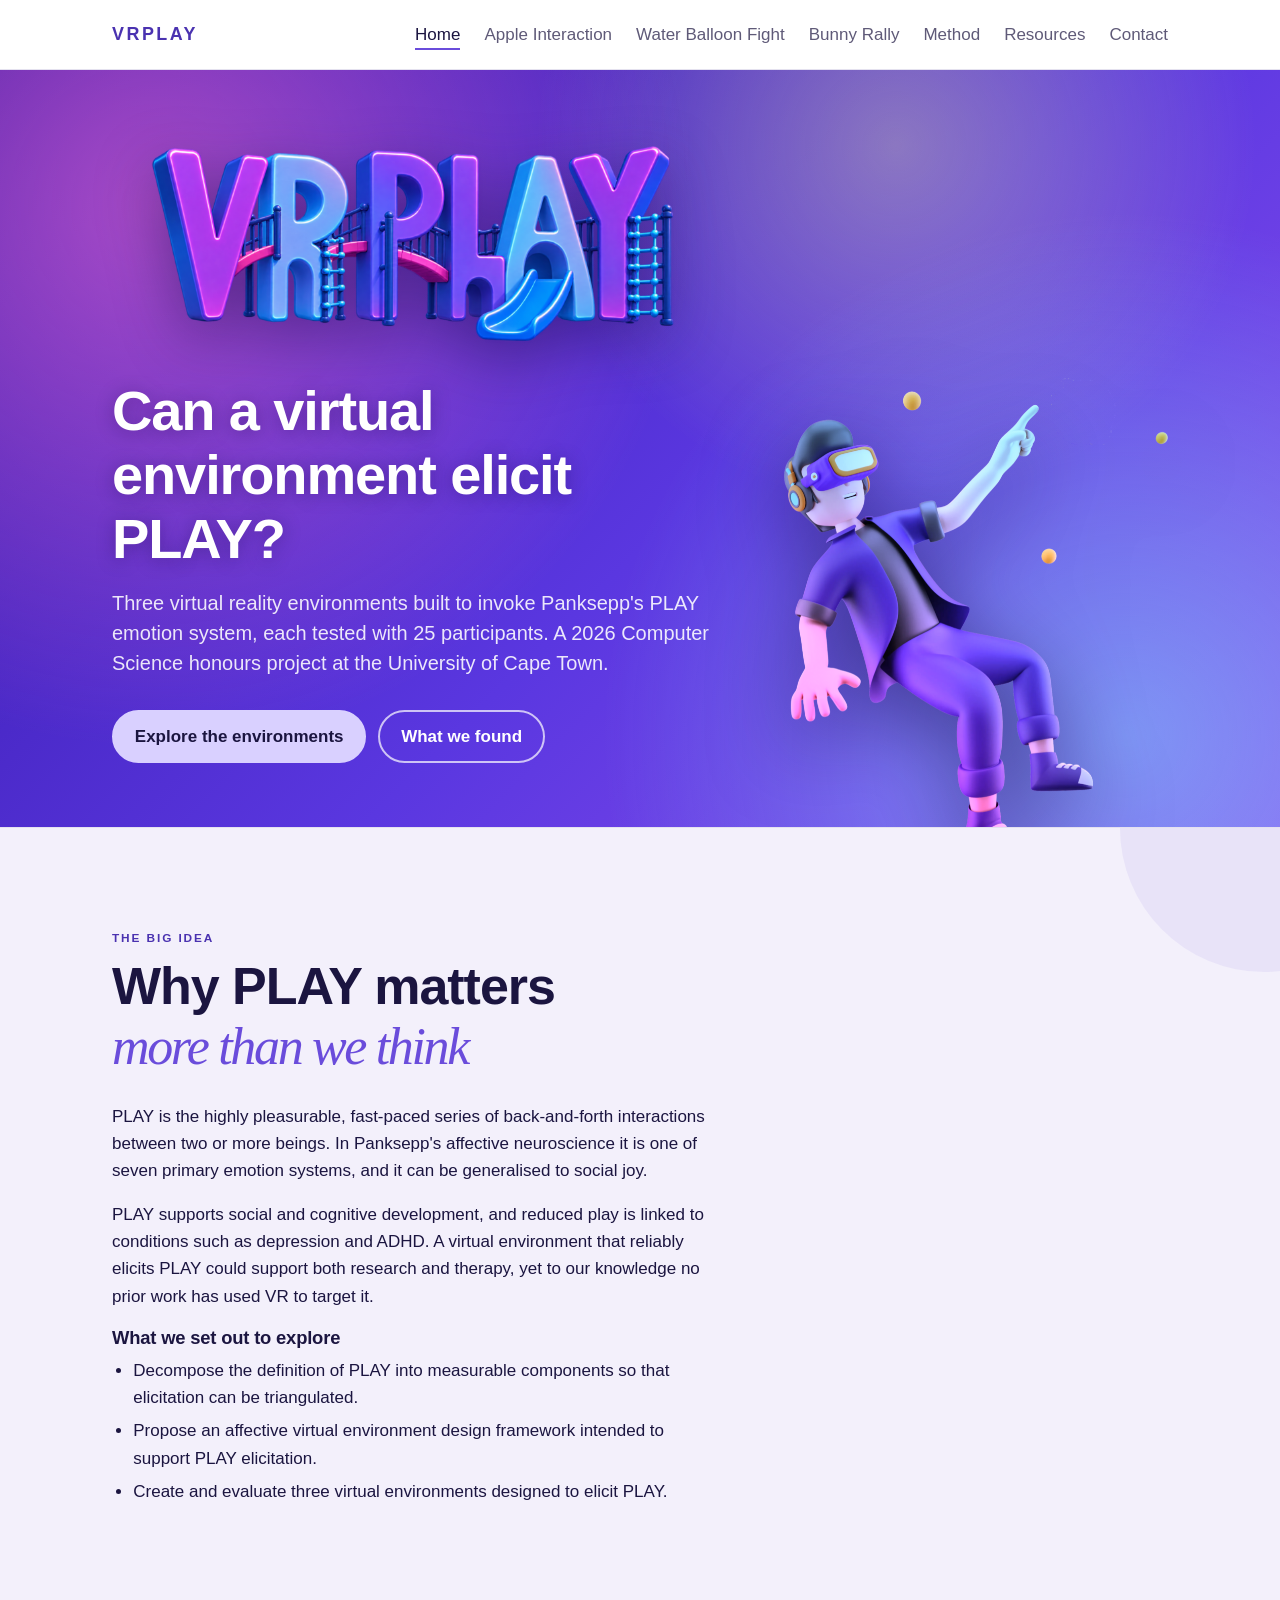
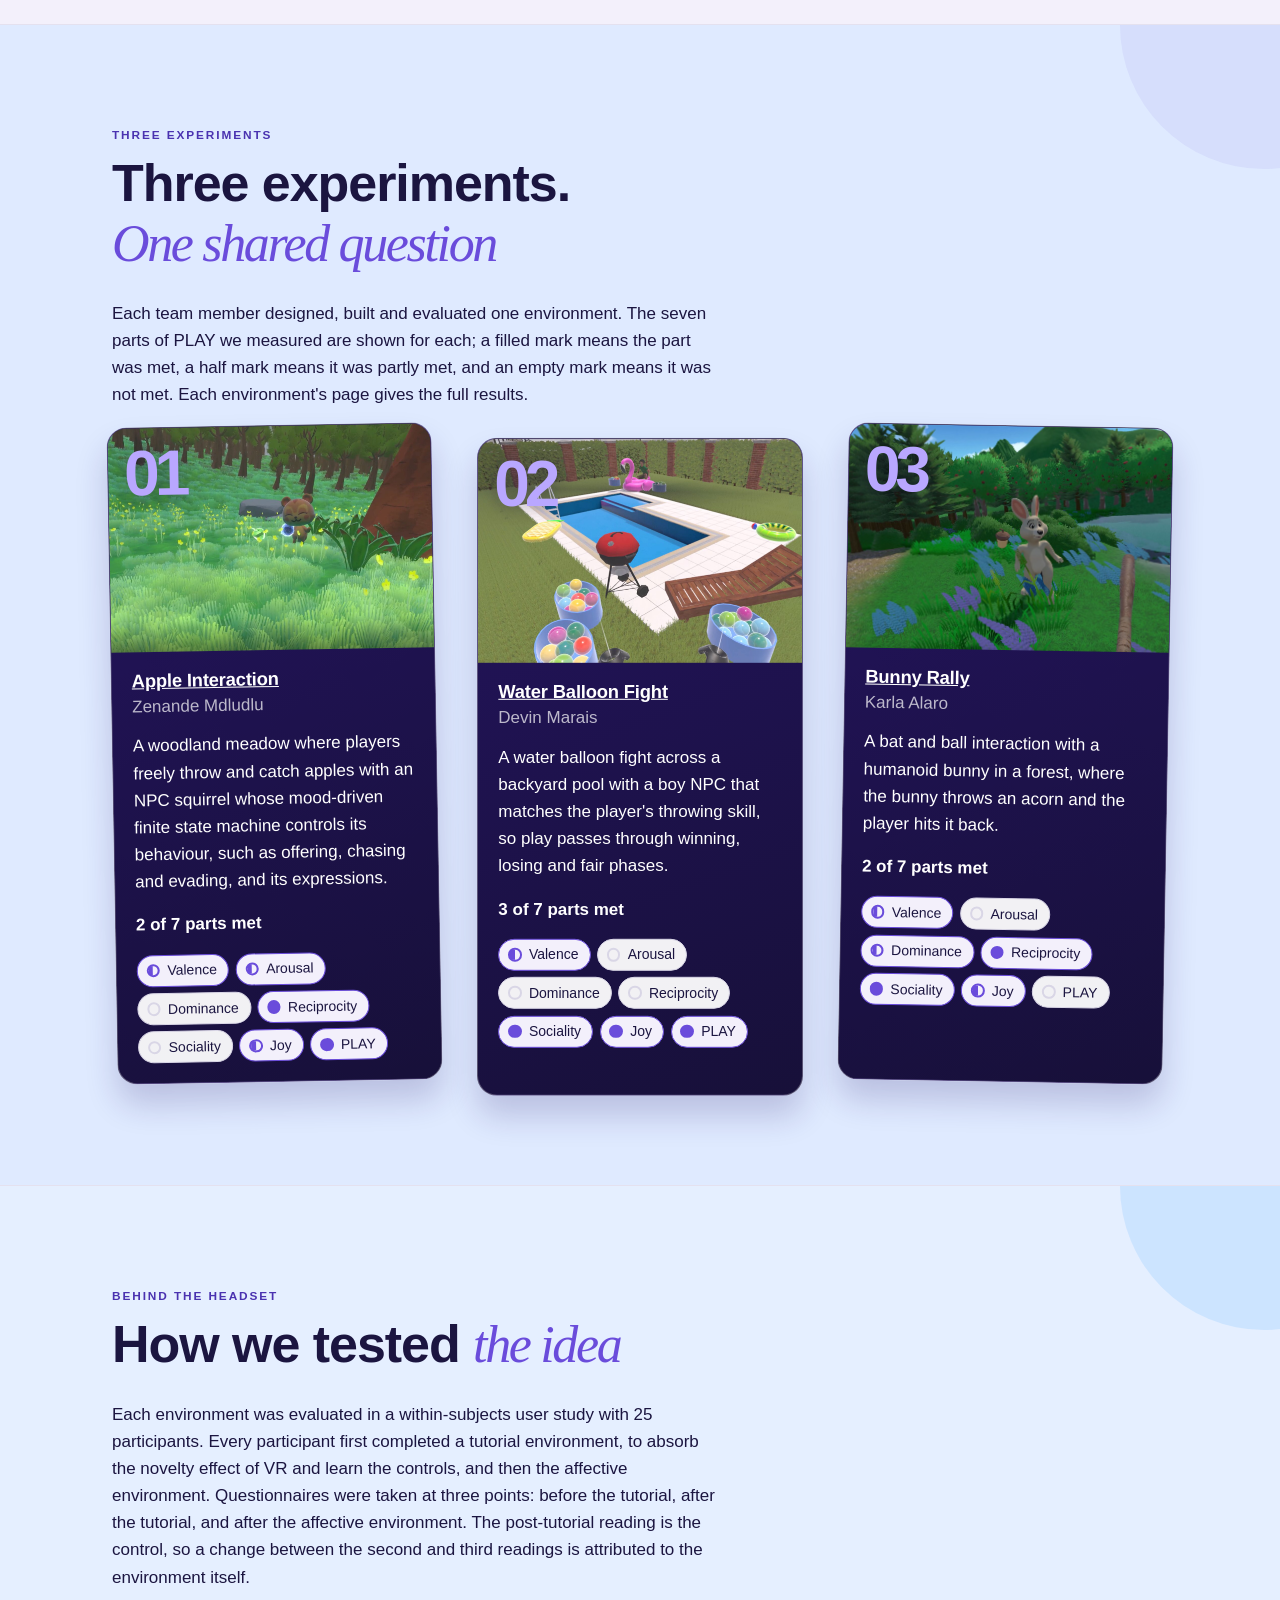
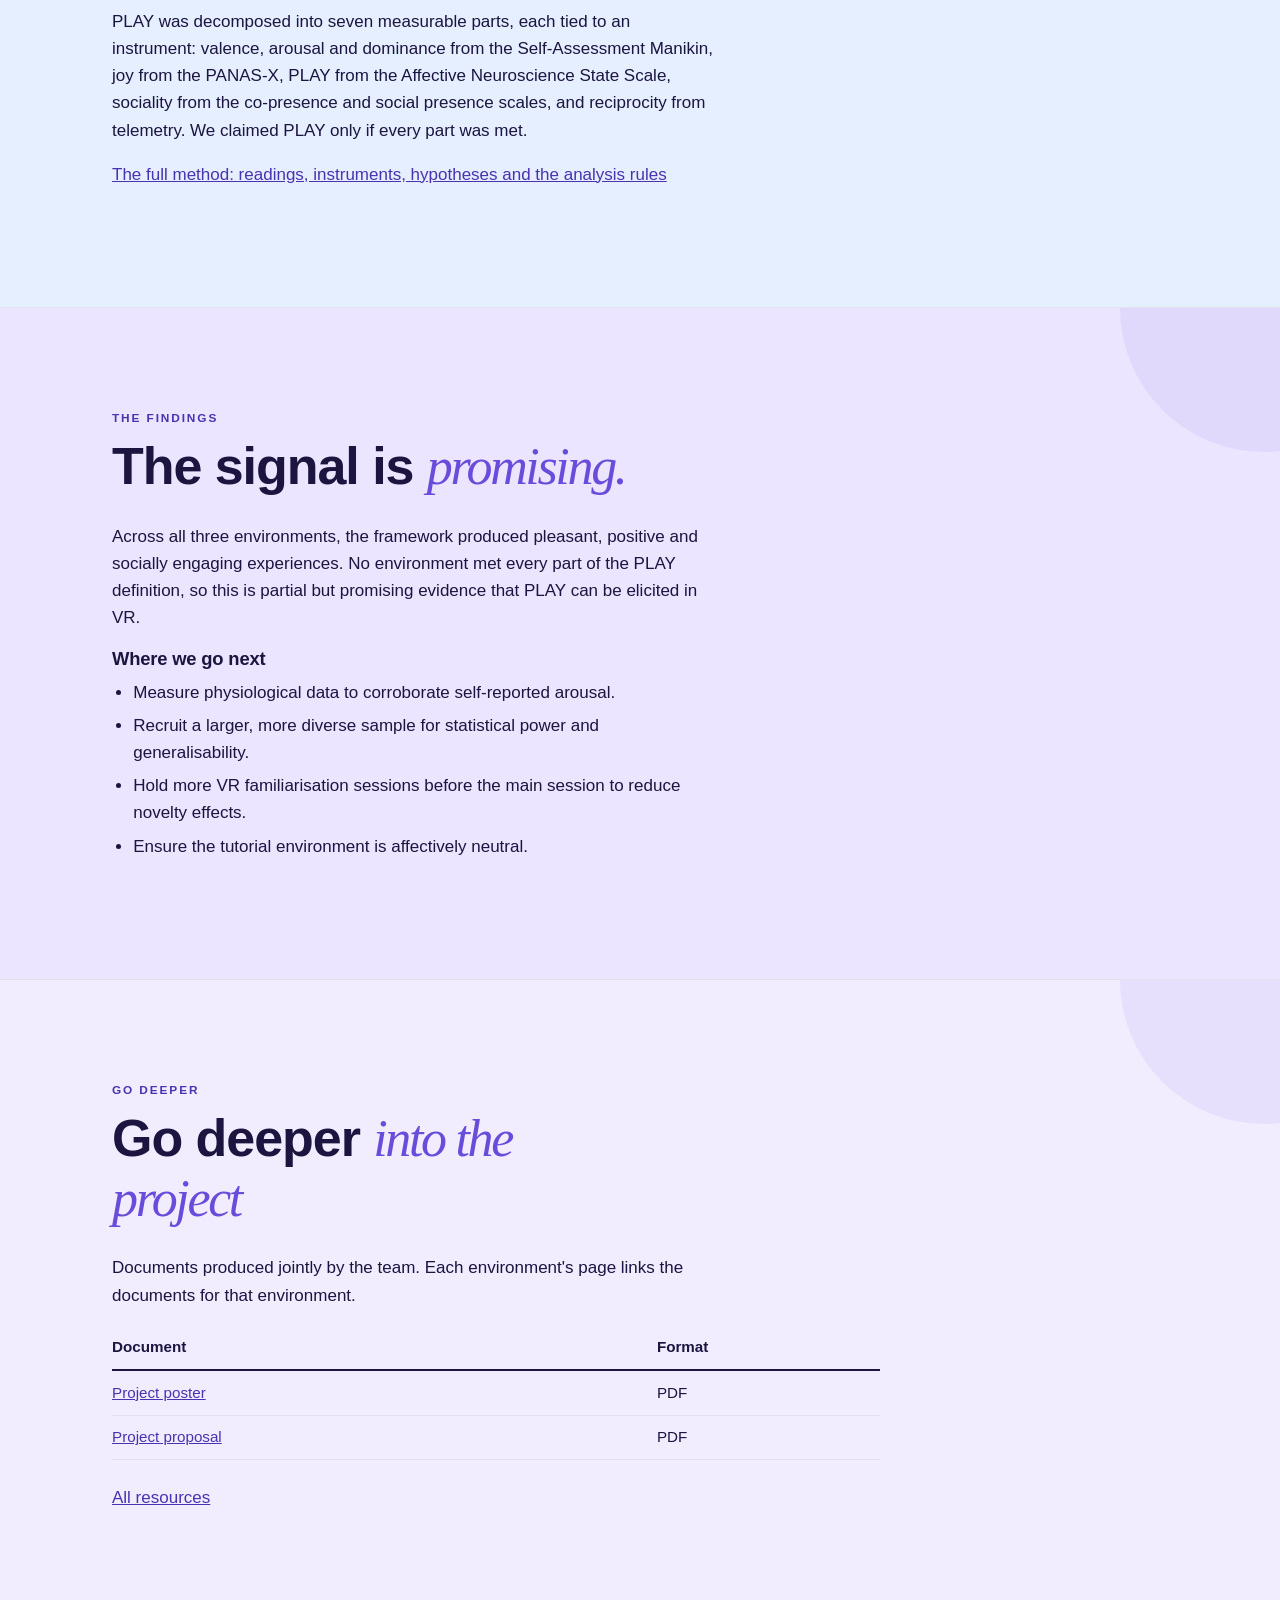
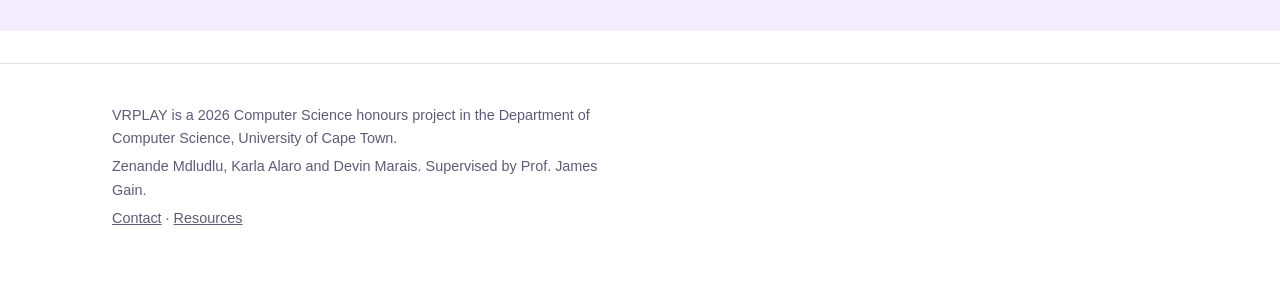
<file: index.html>
<!DOCTYPE html>
<html lang="en">
<head>
  <meta charset="utf-8">
  <meta name="viewport" content="width=device-width, initial-scale=1">
  <title>VRPLAY: Eliciting PLAY in Virtual Reality</title>
  <meta name="description" content="VRPLAY: a 2026 Computer Science honours project at the University of Cape Town investigating whether a virtual environment can elicit Panksepp's PLAY emotion system.">
  <link rel="stylesheet" href="css/style.css">
</head>
<body>
<header class="site-header">
  <div class="wrap">
    <a class="brand" href="index.html">VRPLAY</a>
    <nav class="site-nav" aria-label="Site">
      <ul>
        <li><a href="index.html" aria-current="page">Home</a></li>
        <li><a href="apple-interaction.html">Apple Interaction</a></li>
        <li><a href="water-balloon-fight.html">Water Balloon Fight</a></li>
        <li><a href="bunny-rally.html">Bunny Rally</a></li>
        <li><a href="method.html">Method</a></li>
        <li><a href="resources.html">Resources</a></li>
        <li><a href="contact.html">Contact</a></li>
      </ul>
    </nav>
  </div>
</header>
<main>

  <section class="hero">
    <div class="wrap">
      <div class="hero-copy">
        <img class="logo" src="img/vrplay-logo.png" alt="VRPLAY" width="900" height="299">
        <h1>Can a virtual environment elicit PLAY?</h1>
        <p class="lede">Three virtual reality environments built to invoke Panksepp's PLAY emotion system, each tested with 25 participants. A 2026 Computer Science honours project at the University of Cape Town.</p>
        <ul class="hero-links">
          <li><a href="#environments">Explore the environments</a></li>
          <li><a class="ghost" href="#findings">What we found</a></li>
        </ul>
      </div>
      <figure class="hero-figure">
        <img src="img/vrplay-character.png" alt="" width="760" height="969">
      </figure>
    </div>
  </section>

  <section id="about">
    <div class="wrap">
      <p class="section-kicker">The big idea</p>
      <h2>Why PLAY matters <em>more than we think</em></h2>
      <p>PLAY is the highly pleasurable, fast-paced series of back-and-forth interactions between two or more beings. In Panksepp's affective neuroscience it is one of seven primary emotion systems, and it can be generalised to social joy.</p>
      <p>PLAY supports social and cognitive development, and reduced play is linked to conditions such as depression and ADHD. A virtual environment that reliably elicits PLAY could support both research and therapy, yet to our knowledge no prior work has used VR to target it.</p>
      <h3>What we set out to explore</h3>
      <ul>
        <li>Decompose the definition of PLAY into measurable components so that elicitation can be triangulated.</li>
        <li>Propose an affective virtual environment design framework intended to support PLAY elicitation.</li>
        <li>Create and evaluate three virtual environments designed to elicit PLAY.</li>
      </ul>
    </div>
  </section>

  <section id="environments">
    <div class="wrap">
      <p class="section-kicker">Three experiments</p>
      <h2>Three experiments. <em>One shared question</em></h2>
      <p>Each team member designed, built and evaluated one environment. The seven parts of PLAY we measured are shown for each; a filled mark means the part was met, a half mark means it was partly met, and an empty mark means it was not met. Each environment's page gives the full results.</p>
      <ul class="environments">
      <li>
        <img class="thumb" src="img/apple-interaction.jpg" alt="Screenshot of the Apple Interaction environment: a woodland meadow with a squirrel NPC among wildflowers" width="1600" height="900">
        <span class="card-number" aria-hidden="true">01</span>
        <h3><a href="apple-interaction.html">Apple Interaction</a></h3>
        <p class="owner">Zenande Mdludlu</p>
        <p>A woodland meadow where players freely throw and catch apples with an NPC squirrel whose mood-driven finite state machine controls its behaviour, such as offering, chasing and evading, and its expressions.</p>
        <p class="verdict">2 of 7 parts met</p>
    <ul class="tally">
      <li class="part">Valence <span class="vh">(partly met)</span></li>
      <li class="part">Arousal <span class="vh">(partly met)</span></li>
      <li class="none">Dominance <span class="vh">(not met)</span></li>
      <li class="met">Reciprocity <span class="vh">(met)</span></li>
      <li class="none">Sociality <span class="vh">(not met)</span></li>
      <li class="part">Joy <span class="vh">(partly met)</span></li>
      <li class="met">PLAY <span class="vh">(met)</span></li>
    </ul>
      </li>
      <li>
        <img class="thumb" src="img/water-balloon-fight.jpg" alt="Screenshot of the Water Balloon Fight environment: a backyard pool with buckets of water balloons in the foreground" width="1600" height="900">
        <span class="card-number" aria-hidden="true">02</span>
        <h3><a href="water-balloon-fight.html">Water Balloon Fight</a></h3>
        <p class="owner">Devin Marais</p>
        <p>A water balloon fight across a backyard pool with a boy NPC that matches the player's throwing skill, so play passes through winning, losing and fair phases.</p>
        <p class="verdict">3 of 7 parts met</p>
    <ul class="tally">
      <li class="part">Valence <span class="vh">(partly met)</span></li>
      <li class="none">Arousal <span class="vh">(not met)</span></li>
      <li class="none">Dominance <span class="vh">(not met)</span></li>
      <li class="none">Reciprocity <span class="vh">(not met)</span></li>
      <li class="met">Sociality <span class="vh">(met)</span></li>
      <li class="met">Joy <span class="vh">(met)</span></li>
      <li class="met">PLAY <span class="vh">(met)</span></li>
    </ul>
      </li>
      <li>
        <img class="thumb" src="img/bunny-rally.jpg" alt="Screenshot of the Bunny Rally environment: a humanoid bunny standing in a forest clearing" width="1600" height="900">
        <span class="card-number" aria-hidden="true">03</span>
        <h3><a href="bunny-rally.html">Bunny Rally</a></h3>
        <p class="owner">Karla Alaro</p>
        <p>A bat and ball interaction with a humanoid bunny in a forest, where the bunny throws an acorn and the player hits it back.</p>
        <p class="verdict">2 of 7 parts met</p>
    <ul class="tally">
      <li class="part">Valence <span class="vh">(partly met)</span></li>
      <li class="none">Arousal <span class="vh">(not met)</span></li>
      <li class="part">Dominance <span class="vh">(partly met)</span></li>
      <li class="met">Reciprocity <span class="vh">(met)</span></li>
      <li class="met">Sociality <span class="vh">(met)</span></li>
      <li class="part">Joy <span class="vh">(partly met)</span></li>
      <li class="none">PLAY <span class="vh">(not met)</span></li>
    </ul>
      </li>
      </ul>
    </div>
  </section>

  <section id="method">
    <div class="wrap">
      <p class="section-kicker">Behind the headset</p>
      <h2>How we tested <em>the idea</em></h2>
      <p>Each environment was evaluated in a within-subjects user study with 25 participants. Every participant first completed a tutorial environment, to absorb the novelty effect of VR and learn the controls, and then the affective environment. Questionnaires were taken at three points: before the tutorial, after the tutorial, and after the affective environment. The post-tutorial reading is the control, so a change between the second and third readings is attributed to the environment itself.</p>
      <p>PLAY was decomposed into seven measurable parts, each tied to an instrument: valence, arousal and dominance from the Self-Assessment Manikin, joy from the PANAS-X, PLAY from the Affective Neuroscience State Scale, sociality from the co-presence and social presence scales, and reciprocity from telemetry. We claimed PLAY only if every part was met.</p>
      <p><a href="method.html">The full method: readings, instruments, hypotheses and the analysis rules</a></p>
    </div>
  </section>

  <section id="findings">
    <div class="wrap">
      <p class="section-kicker">The findings</p>
      <h2>The signal is <em>promising.</em></h2>
      <p>Across all three environments, the framework produced pleasant, positive and socially engaging experiences. No environment met every part of the PLAY definition, so this is partial but promising evidence that PLAY can be elicited in VR.</p>
      <h3>Where we go next</h3>
      <ul>
        <li>Measure physiological data to corroborate self-reported arousal.</li>
        <li>Recruit a larger, more diverse sample for statistical power and generalisability.</li>
        <li>Hold more VR familiarisation sessions before the main session to reduce novelty effects.</li>
        <li>Ensure the tutorial environment is affectively neutral.</li>
      </ul>
    </div>
  </section>

  <section id="documents">
    <div class="wrap">
      <p class="section-kicker">Go deeper</p>
      <h2>Go deeper <em>into the project</em></h2>
      <p>Documents produced jointly by the team. Each environment's page links the documents for that environment.</p>
      <div class="table-scroll">
      <table>
        <caption class="vh">Joint project documents</caption>
        <thead>
          <tr><th scope="col">Document</th><th scope="col">Format</th></tr>
        </thead>
        <tbody>
          <tr><td><a href="docs/VRPLAY_Poster.pdf">Project poster</a></td><td>PDF</td></tr>
          <tr><td><a href="docs/VRPlay_Project_Proposal.pdf">Project proposal</a></td><td>PDF</td></tr>
        </tbody>
      </table>
      </div>
      <p><a href="resources.html">All resources</a></p>
    </div>
  </section>
</main>
<footer class="site-footer">
  <div class="wrap">
    <p>VRPLAY is a 2026 Computer Science honours project in the Department of Computer Science, University of Cape Town.</p>
    <p>Zenande Mdludlu, Karla Alaro and Devin Marais. Supervised by Prof. James Gain.</p>
    <p><a href="contact.html">Contact</a> &middot; <a href="resources.html">Resources</a></p>
  </div>
</footer>
</body>
</html>
</file>
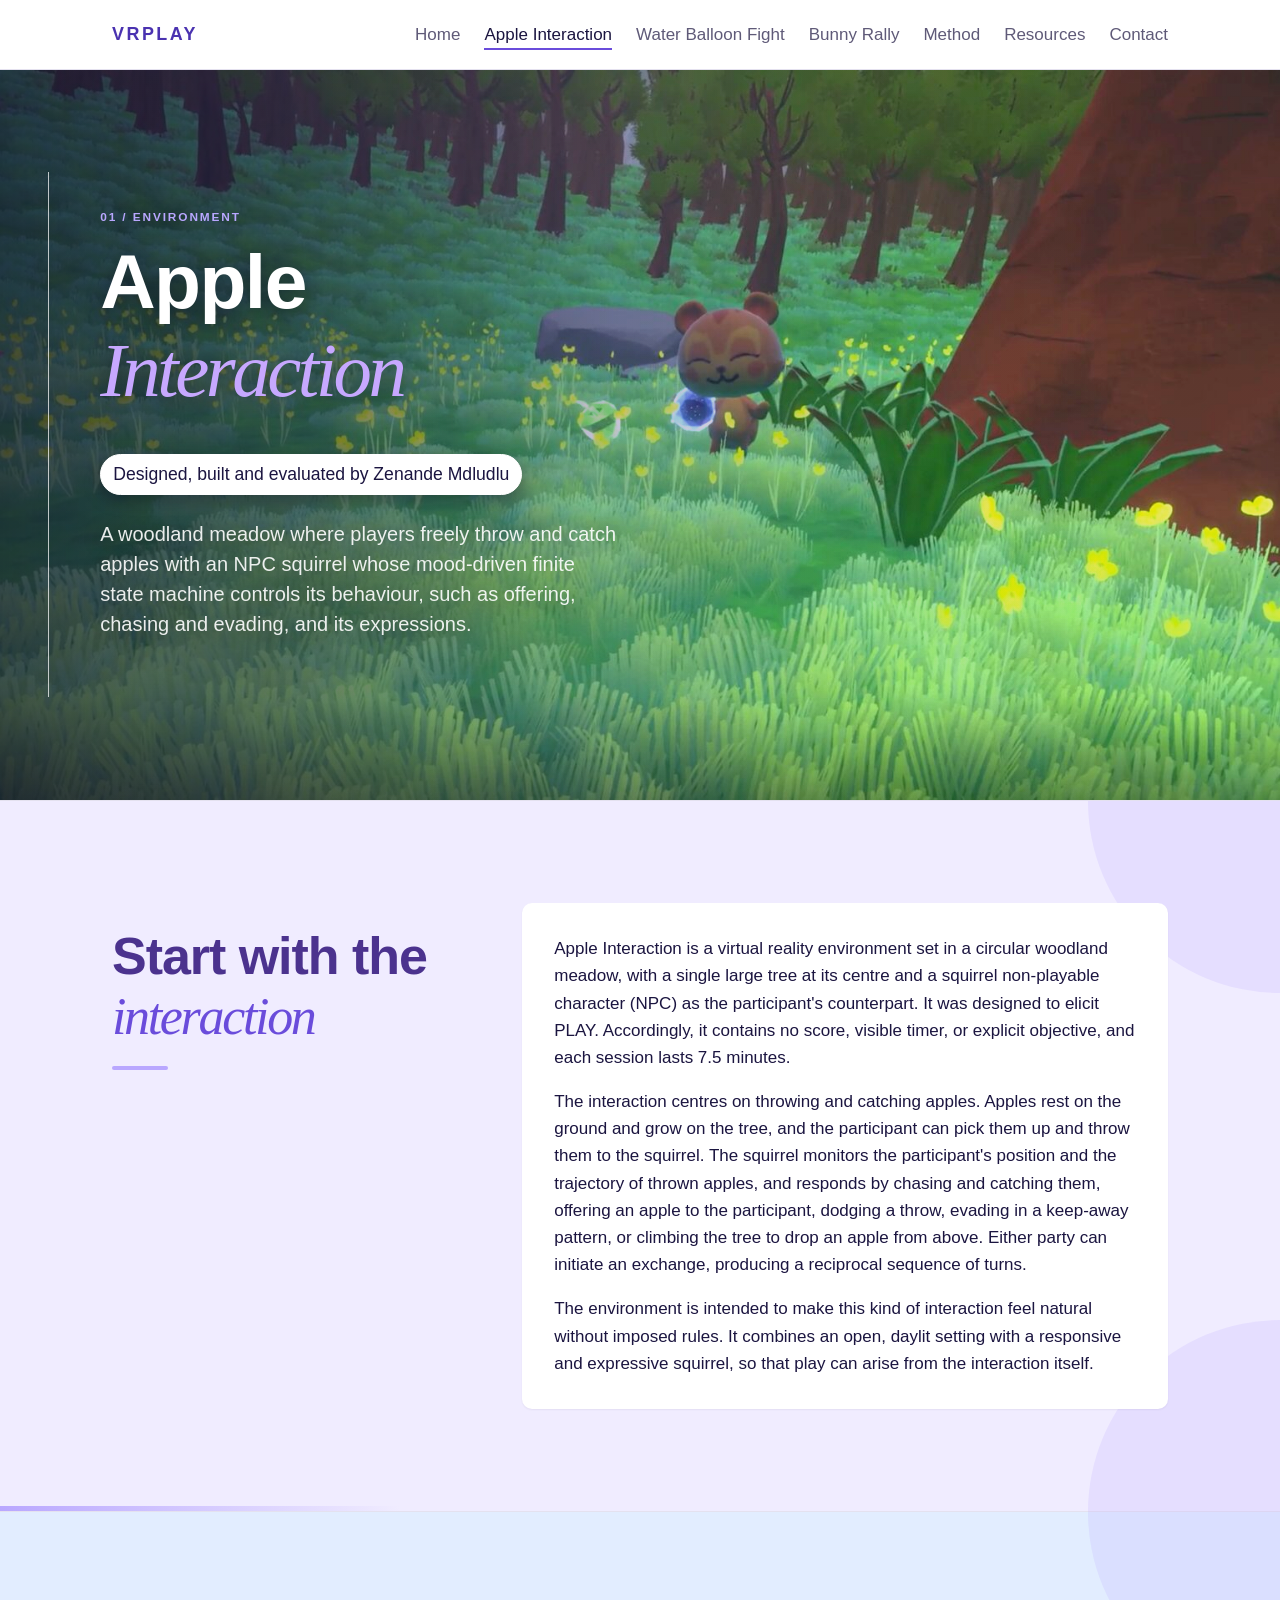
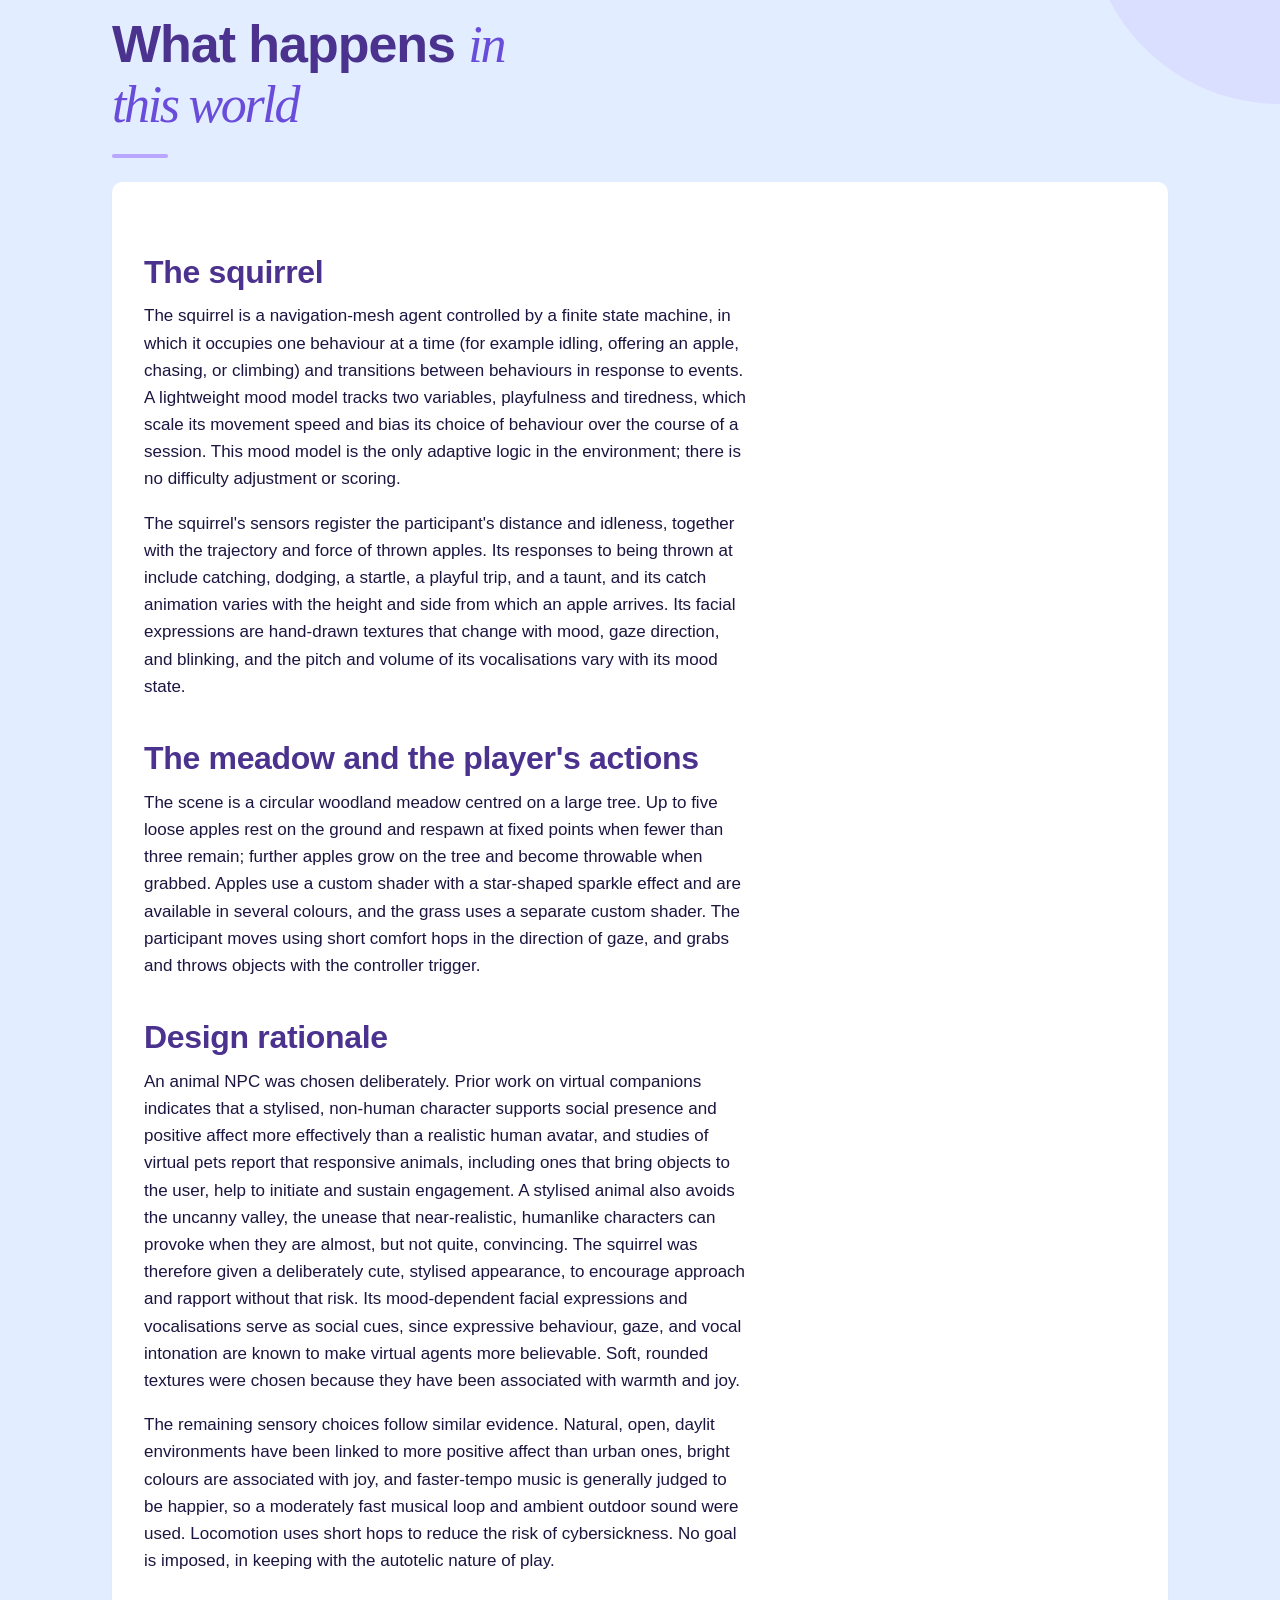
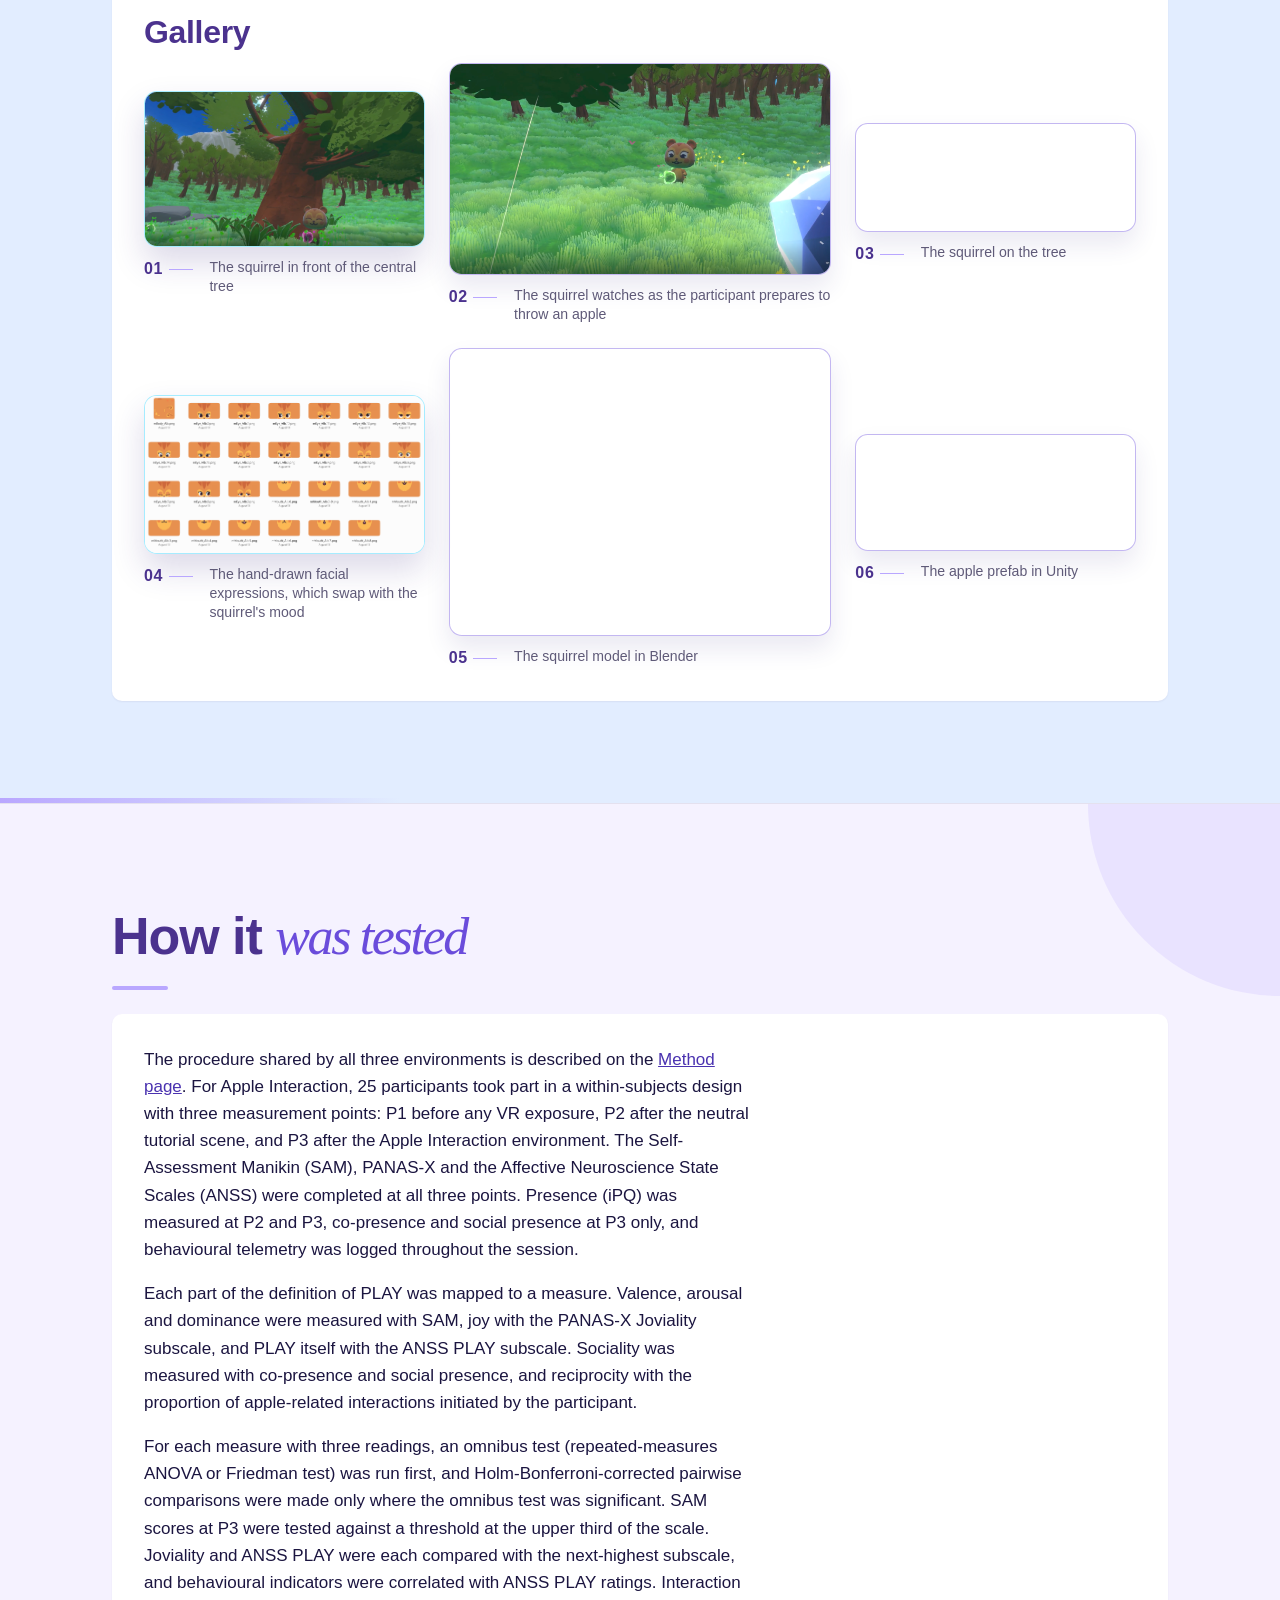
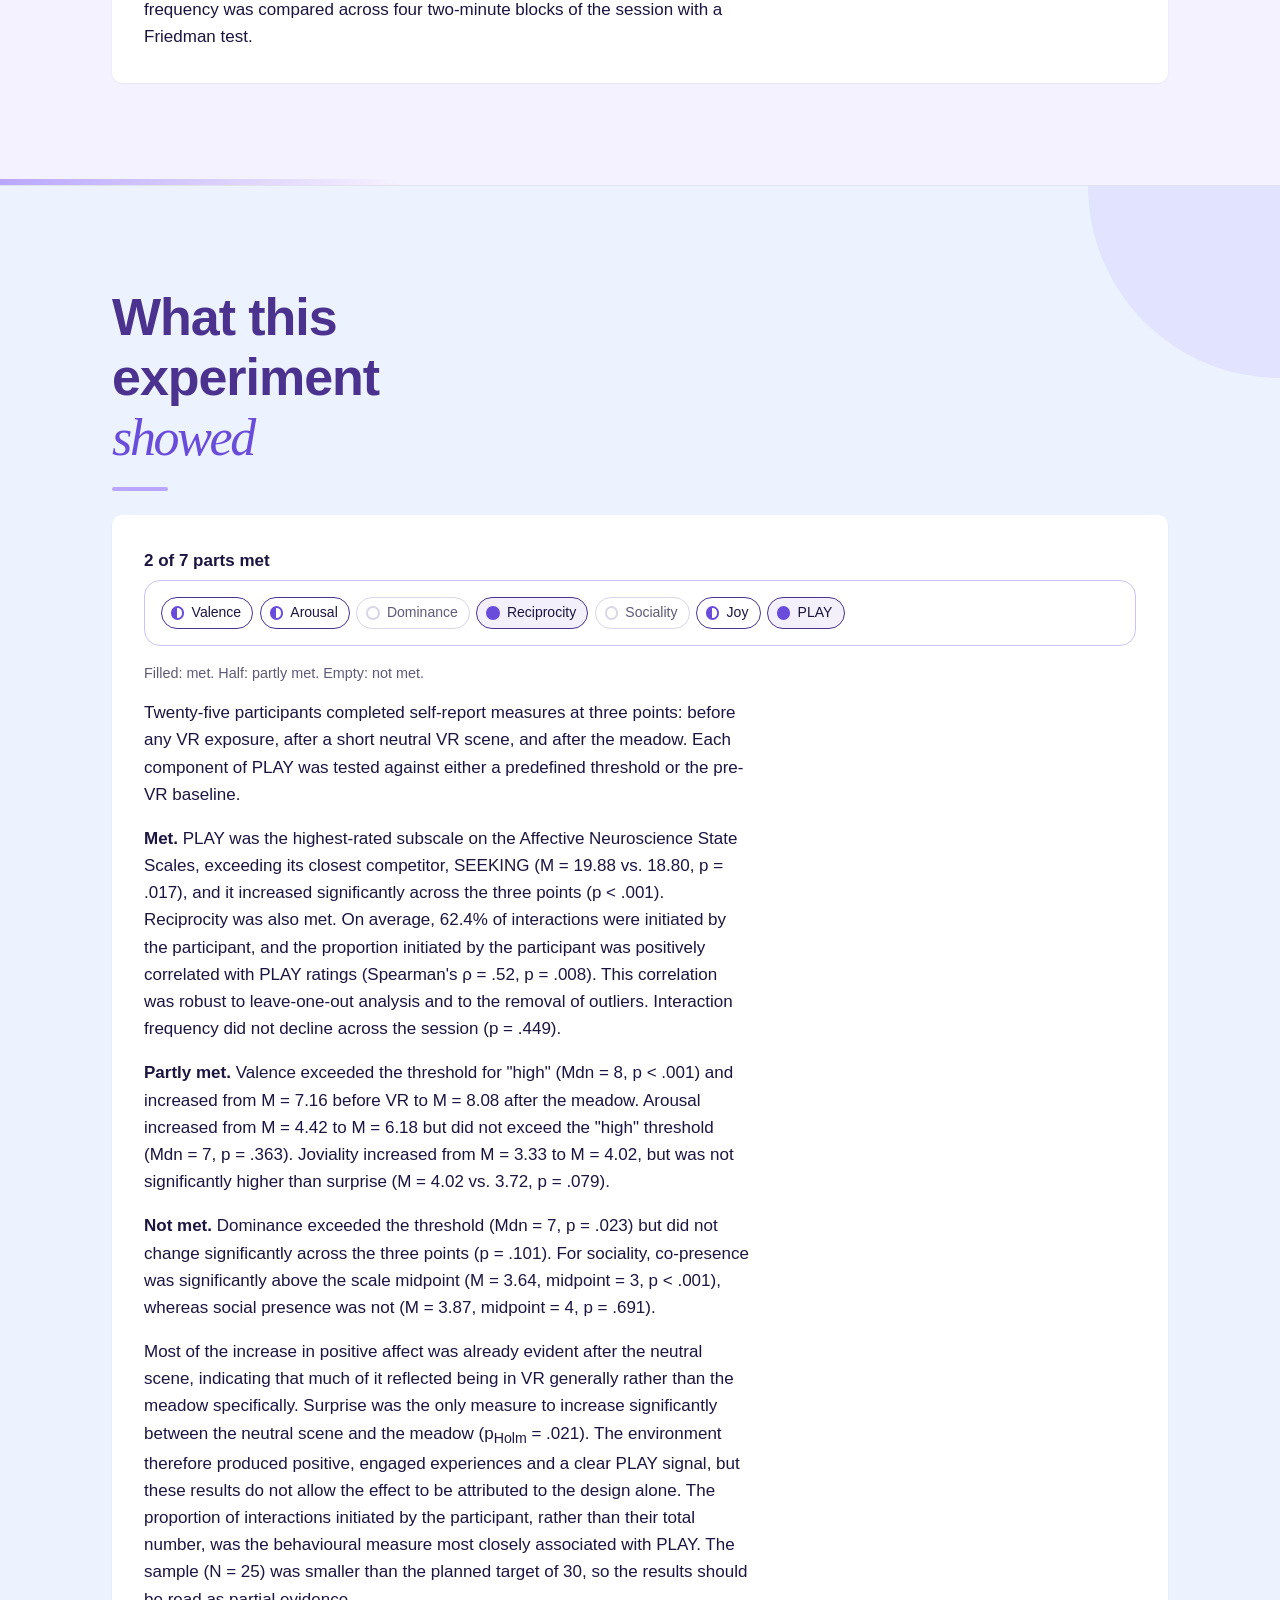
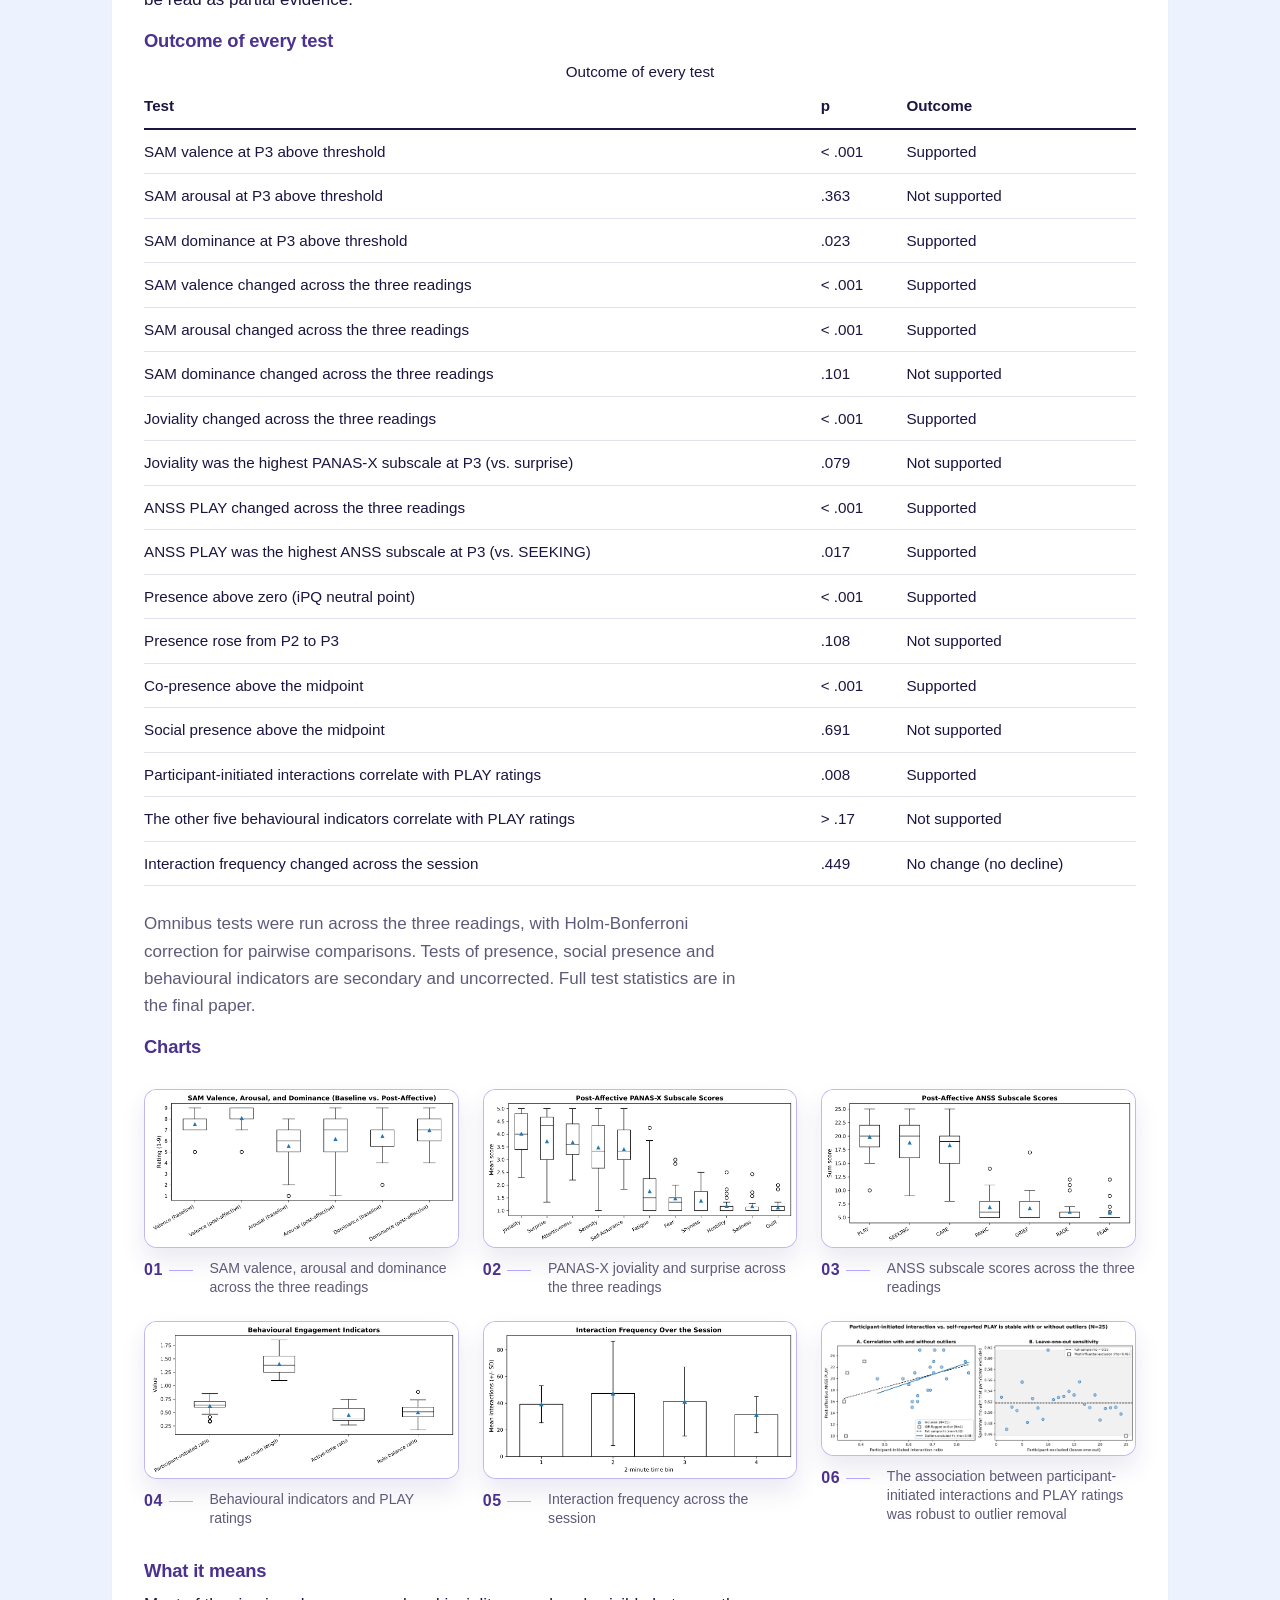
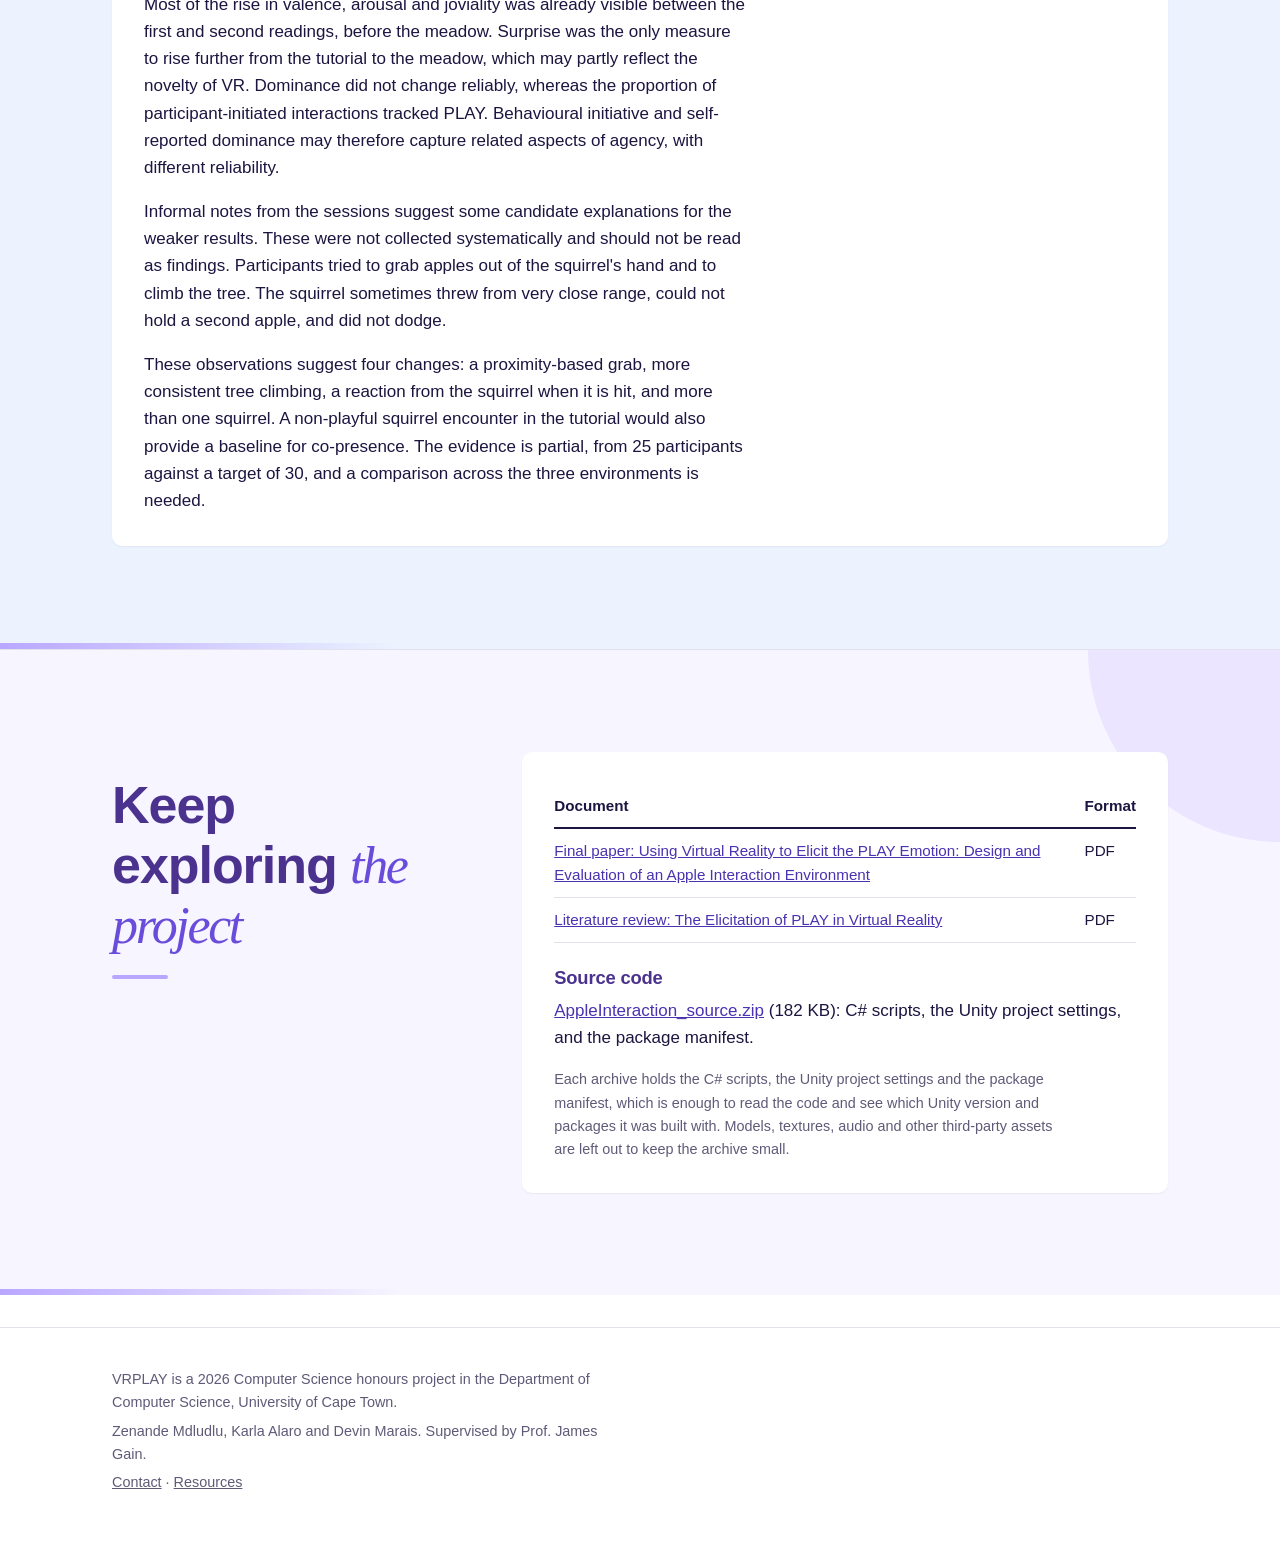
<file: apple-interaction.html>
<!DOCTYPE html>
<html lang="en">
<head>
  <meta charset="utf-8">
  <meta name="viewport" content="width=device-width, initial-scale=1">
  <title>Apple Interaction: VRPLAY</title>
  <meta name="description" content="VRPLAY: a 2026 Computer Science honours project at the University of Cape Town investigating whether a virtual environment can elicit Panksepp's PLAY emotion system.">
  <link rel="stylesheet" href="css/style.css">
</head>
<body class="environment-page environment-page--apple">
<header class="site-header">
  <div class="wrap">
    <a class="brand" href="index.html">VRPLAY</a>
    <nav class="site-nav" aria-label="Site">
      <ul>
        <li><a href="index.html">Home</a></li>
        <li><a href="apple-interaction.html" aria-current="page">Apple Interaction</a></li>
        <li><a href="water-balloon-fight.html">Water Balloon Fight</a></li>
        <li><a href="bunny-rally.html">Bunny Rally</a></li>
        <li><a href="method.html">Method</a></li>
        <li><a href="resources.html">Resources</a></li>
        <li><a href="contact.html">Contact</a></li>
      </ul>
    </nav>
  </div>
</header>
<main>

  <section class="page-title">
    <div class="wrap">
      <div class="page-title-copy">
        <p class="section-kicker">01 / Environment</p>
        <h1>Apple <em>Interaction</em></h1>
        <p class="byline">Designed, built and evaluated by Zenande Mdludlu</p>
        <p class="lede">A woodland meadow where players freely throw and catch apples with an NPC squirrel whose mood-driven finite state machine controls its behaviour, such as offering, chasing and evading, and its expressions.</p>
      </div>
      <figure class="cover">
        <img src="img/apple-interaction.jpg" alt="Screenshot of the Apple Interaction environment: a woodland meadow with a squirrel NPC among wildflowers" width="1600" height="900" decoding="async">
      </figure>
    </div>
  </section>

  <section id="overview">
    <div class="wrap">
      <h2>Start with the <em>interaction</em></h2>
      <div class="panel">
        <p>Apple Interaction is a virtual reality environment set in a circular woodland meadow, with a single large tree at its centre and a squirrel non-playable character (NPC) as the participant's counterpart. It was designed to elicit PLAY. Accordingly, it contains no score, visible timer, or explicit objective, and each session lasts 7.5 minutes.</p>
        <p>The interaction centres on throwing and catching apples. Apples rest on the ground and grow on the tree, and the participant can pick them up and throw them to the squirrel. The squirrel monitors the participant's position and the trajectory of thrown apples, and responds by chasing and catching them, offering an apple to the participant, dodging a throw, evading in a keep-away pattern, or climbing the tree to drop an apple from above. Either party can initiate an exchange, producing a reciprocal sequence of turns.</p>
        <p>The environment is intended to make this kind of interaction feel natural without imposed rules. It combines an open, daylit setting with a responsive and expressive squirrel, so that play can arise from the interaction itself.</p>
      </div>
    </div>
  </section>


  <section id="design">
    <div class="wrap">
      <h2>What happens <em>in this world</em></h2>
      <div class="panel">
        <h3>The squirrel</h3>
        <p>The squirrel is a navigation-mesh agent controlled by a finite state machine, in which it occupies one behaviour at a time (for example idling, offering an apple, chasing, or climbing) and transitions between behaviours in response to events. A lightweight mood model tracks two variables, playfulness and tiredness, which scale its movement speed and bias its choice of behaviour over the course of a session. This mood model is the only adaptive logic in the environment; there is no difficulty adjustment or scoring.</p>
        <p>The squirrel's sensors register the participant's distance and idleness, together with the trajectory and force of thrown apples. Its responses to being thrown at include catching, dodging, a startle, a playful trip, and a taunt, and its catch animation varies with the height and side from which an apple arrives. Its facial expressions are hand-drawn textures that change with mood, gaze direction, and blinking, and the pitch and volume of its vocalisations vary with its mood state.</p>
        <h3>The meadow and the player's actions</h3>
        <p>The scene is a circular woodland meadow centred on a large tree. Up to five loose apples rest on the ground and respawn at fixed points when fewer than three remain; further apples grow on the tree and become throwable when grabbed. Apples use a custom shader with a star-shaped sparkle effect and are available in several colours, and the grass uses a separate custom shader. The participant moves using short comfort hops in the direction of gaze, and grabs and throws objects with the controller trigger.</p>
        <h3>Design rationale</h3>
        <p>An animal NPC was chosen deliberately. Prior work on virtual companions indicates that a stylised, non-human character supports social presence and positive affect more effectively than a realistic human avatar, and studies of virtual pets report that responsive animals, including ones that bring objects to the user, help to initiate and sustain engagement. A stylised animal also avoids the uncanny valley, the unease that near-realistic, humanlike characters can provoke when they are almost, but not quite, convincing. The squirrel was therefore given a deliberately cute, stylised appearance, to encourage approach and rapport without that risk. Its mood-dependent facial expressions and vocalisations serve as social cues, since expressive behaviour, gaze, and vocal intonation are known to make virtual agents more believable. Soft, rounded textures were chosen because they have been associated with warmth and joy.</p>
        <p>The remaining sensory choices follow similar evidence. Natural, open, daylit environments have been linked to more positive affect than urban ones, bright colours are associated with joy, and faster-tempo music is generally judged to be happier, so a moderately fast musical loop and ambient outdoor sound were used. Locomotion uses short hops to reduce the risk of cybersickness. No goal is imposed, in keeping with the autotelic nature of play.</p>
        <h3>Gallery</h3>
                <div class="gallery">
          <figure class="gallery-featured">
            <img src="img/SquirrelInFront.png" alt="The squirrel standing in front of the central tree in the meadow" loading="lazy" decoding="async">
            <figcaption><span class="gallery-number">01</span><span>The squirrel in front of the central tree</span></figcaption>
          </figure>
          <figure class="gallery-supporting">
            <img src="img/SquirrelWatch.png" alt="The squirrel watching as the participant holds an apple, about to throw it" loading="lazy" decoding="async">
            <figcaption><span class="gallery-number">02</span><span>The squirrel watches as the participant prepares to throw an apple</span></figcaption>
          </figure>
          <figure class="gallery-supporting">
            <img src="img/SquirrelOnTree.png" alt="The squirrel climbing on the tree" loading="lazy" decoding="async">
            <figcaption><span class="gallery-number">03</span><span>The squirrel on the tree</span></figcaption>
          </figure>
          <figure class="gallery-featured">
            <img src="img/Expressions.png" alt="The set of hand-drawn squirrel facial expressions" loading="lazy" decoding="async">
            <figcaption><span class="gallery-number">04</span><span>The hand-drawn facial expressions, which swap with the squirrel's mood</span></figcaption>
          </figure>
          <figure class="gallery-supporting">
            <img src="img/SquirrelInBlender.png" alt="The squirrel model shown in Blender" loading="lazy" decoding="async">
            <figcaption><span class="gallery-number">05</span><span>The squirrel model in Blender</span></figcaption>
          </figure>
          <figure class="gallery-supporting">
            <img src="img/ApplePrefab.png" alt="The apple prefab in Unity" loading="lazy" decoding="async">
            <figcaption><span class="gallery-number">06</span><span>The apple prefab in Unity</span></figcaption>
          </figure>
        </div>
      </div>
    </div>
  </section>

  <section id="method">
    <div class="wrap">
      <h2>How it <em>was tested</em></h2>
      <div class="panel">
        <p>The procedure shared by all three environments is described on the <a href="method.html">Method page</a>. For Apple Interaction, 25 participants took part in a within-subjects design with three measurement points: P1 before any VR exposure, P2 after the neutral tutorial scene, and P3 after the Apple Interaction environment. The Self-Assessment Manikin (SAM), PANAS-X and the Affective Neuroscience State Scales (ANSS) were completed at all three points. Presence (iPQ) was measured at P2 and P3, co-presence and social presence at P3 only, and behavioural telemetry was logged throughout the session.</p>
        <p>Each part of the definition of PLAY was mapped to a measure. Valence, arousal and dominance were measured with SAM, joy with the PANAS-X Joviality subscale, and PLAY itself with the ANSS PLAY subscale. Sociality was measured with co-presence and social presence, and reciprocity with the proportion of apple-related interactions initiated by the participant.</p>
        <p>For each measure with three readings, an omnibus test (repeated-measures ANOVA or Friedman test) was run first, and Holm-Bonferroni-corrected pairwise comparisons were made only where the omnibus test was significant. SAM scores at P3 were tested against a threshold at the upper third of the scale. Joviality and ANSS PLAY were each compared with the next-highest subscale, and behavioural indicators were correlated with ANSS PLAY ratings. Interaction frequency was compared across four two-minute blocks of the session with a Friedman test.</p>
      </div>
    </div>
  </section>

  <section id="results" class="full">
    <div class="wrap">
      <h2>What this experiment <em>showed</em></h2>
      <div class="panel">
        <p class="verdict">2 of 7 parts met</p>
        <ul class="tally">
          <li class="part">Valence <span class="vh">(partly met)</span></li>
          <li class="part">Arousal <span class="vh">(partly met)</span></li>
          <li class="none">Dominance <span class="vh">(not met)</span></li>
          <li class="met">Reciprocity <span class="vh">(met)</span></li>
          <li class="none">Sociality <span class="vh">(not met)</span></li>
          <li class="part">Joy <span class="vh">(partly met)</span></li>
          <li class="met">PLAY <span class="vh">(met)</span></li>
        </ul>
        <p class="tally-note">Filled: met. Half: partly met. Empty: not met.</p>
        <p>Twenty-five participants completed self-report measures at three points: before any VR exposure, after a short neutral VR scene, and after the meadow. Each component of PLAY was tested against either a predefined threshold or the pre-VR baseline.</p>
        <p><strong>Met.</strong> PLAY was the highest-rated subscale on the Affective Neuroscience State Scales, exceeding its closest competitor, SEEKING (M = 19.88 vs. 18.80, p = .017), and it increased significantly across the three points (p &lt; .001). Reciprocity was also met. On average, 62.4% of interactions were initiated by the participant, and the proportion initiated by the participant was positively correlated with PLAY ratings (Spearman's &rho; = .52, p = .008). This correlation was robust to leave-one-out analysis and to the removal of outliers. Interaction frequency did not decline across the session (p = .449).</p>
        <p><strong>Partly met.</strong> Valence exceeded the threshold for "high" (Mdn = 8, p &lt; .001) and increased from M = 7.16 before VR to M = 8.08 after the meadow. Arousal increased from M = 4.42 to M = 6.18 but did not exceed the "high" threshold (Mdn = 7, p = .363). Joviality increased from M = 3.33 to M = 4.02, but was not significantly higher than surprise (M = 4.02 vs. 3.72, p = .079).</p>
        <p><strong>Not met.</strong> Dominance exceeded the threshold (Mdn = 7, p = .023) but did not change significantly across the three points (p = .101). For sociality, co-presence was significantly above the scale midpoint (M = 3.64, midpoint = 3, p &lt; .001), whereas social presence was not (M = 3.87, midpoint = 4, p = .691).</p>
        <p>Most of the increase in positive affect was already evident after the neutral scene, indicating that much of it reflected being in VR generally rather than the meadow specifically. Surprise was the only measure to increase significantly between the neutral scene and the meadow (p<sub>Holm</sub> = .021). The environment therefore produced positive, engaged experiences and a clear PLAY signal, but these results do not allow the effect to be attributed to the design alone. The proportion of interactions initiated by the participant, rather than their total number, was the behavioural measure most closely associated with PLAY. The sample (N = 25) was smaller than the planned target of 30, so the results should be read as partial evidence.</p>

        <h3>Outcome of every test</h3>
        <div class="table-scroll">
          <table>
            <caption>Outcome of every test</caption>
            <thead>
              <tr><th scope="col">Test</th><th scope="col">p</th><th scope="col">Outcome</th></tr>
            </thead>
            <tbody>
              <tr><td>SAM valence at P3 above threshold</td><td>&lt; .001</td><td>Supported</td></tr>
              <tr><td>SAM arousal at P3 above threshold</td><td>.363</td><td>Not supported</td></tr>
              <tr><td>SAM dominance at P3 above threshold</td><td>.023</td><td>Supported</td></tr>
              <tr><td>SAM valence changed across the three readings</td><td>&lt; .001</td><td>Supported</td></tr>
              <tr><td>SAM arousal changed across the three readings</td><td>&lt; .001</td><td>Supported</td></tr>
              <tr><td>SAM dominance changed across the three readings</td><td>.101</td><td>Not supported</td></tr>
              <tr><td>Joviality changed across the three readings</td><td>&lt; .001</td><td>Supported</td></tr>
              <tr><td>Joviality was the highest PANAS-X subscale at P3 (vs. surprise)</td><td>.079</td><td>Not supported</td></tr>
              <tr><td>ANSS PLAY changed across the three readings</td><td>&lt; .001</td><td>Supported</td></tr>
              <tr><td>ANSS PLAY was the highest ANSS subscale at P3 (vs. SEEKING)</td><td>.017</td><td>Supported</td></tr>
              <tr><td>Presence above zero (iPQ neutral point)</td><td>&lt; .001</td><td>Supported</td></tr>
              <tr><td>Presence rose from P2 to P3</td><td>.108</td><td>Not supported</td></tr>
              <tr><td>Co-presence above the midpoint</td><td>&lt; .001</td><td>Supported</td></tr>
              <tr><td>Social presence above the midpoint</td><td>.691</td><td>Not supported</td></tr>
              <tr><td>Participant-initiated interactions correlate with PLAY ratings</td><td>.008</td><td>Supported</td></tr>
              <tr><td>The other five behavioural indicators correlate with PLAY ratings</td><td>&gt; .17</td><td>Not supported</td></tr>
              <tr><td>Interaction frequency changed across the session</td><td>.449</td><td>No change (no decline)</td></tr>
            </tbody>
          </table>
        </div>
        <p class="muted">Omnibus tests were run across the three readings, with Holm-Bonferroni correction for pairwise comparisons. Tests of presence, social presence and behavioural indicators are secondary and uncorrected. Full test statistics are in the final paper.</p>

        <h3>Charts</h3>
        <div class="gallery charts">
          <figure>
            <img src="img/sam_boxplot.png" alt="Box plots of SAM valence, arousal and dominance at the three readings" loading="lazy" decoding="async">
            <figcaption><span class="gallery-number">01</span><span>SAM valence, arousal and dominance across the three readings</span></figcaption>
          </figure>
          <figure>
            <img src="img/panasx_boxplot.png" alt="Box plots of PANAS-X joviality and surprise at the three readings" loading="lazy" decoding="async">
            <figcaption><span class="gallery-number">02</span><span>PANAS-X joviality and surprise across the three readings</span></figcaption>
          </figure>
          <figure>
            <img src="img/anss_boxplot.png" alt="Box plots of ANSS subscale scores at the three readings" loading="lazy" decoding="async">
            <figcaption><span class="gallery-number">03</span><span>ANSS subscale scores across the three readings</span></figcaption>
          </figure>
          <figure>
            <img src="img/behavioural_boxplot.png" alt="Behavioural indicators plotted against ANSS PLAY ratings" loading="lazy" decoding="async">
            <figcaption><span class="gallery-number">04</span><span>Behavioural indicators and PLAY ratings</span></figcaption>
          </figure>
          <figure>
            <img src="img/temporal_engagement.png" alt="Interaction frequency across four two-minute blocks of the session" loading="lazy" decoding="async">
            <figcaption><span class="gallery-number">05</span><span>Interaction frequency across the session</span></figcaption>
          </figure>
          <figure>
            <img src="img/outlier_robustness.png" alt="Participant-initiated ratio plotted against PLAY rating, with outliers marked and a leave-one-out sensitivity check" loading="lazy" decoding="async">
            <figcaption><span class="gallery-number">06</span><span>The association between participant-initiated interactions and PLAY ratings was robust to outlier removal</span></figcaption>
          </figure>
        </div>

        <h3>What it means</h3>
        <p>Most of the rise in valence, arousal and joviality was already visible between the first and second readings, before the meadow. Surprise was the only measure to rise further from the tutorial to the meadow, which may partly reflect the novelty of VR. Dominance did not change reliably, whereas the proportion of participant-initiated interactions tracked PLAY. Behavioural initiative and self-reported dominance may therefore capture related aspects of agency, with different reliability.</p>
        <p>Informal notes from the sessions suggest some candidate explanations for the weaker results. These were not collected systematically and should not be read as findings. Participants tried to grab apples out of the squirrel's hand and to climb the tree. The squirrel sometimes threw from very close range, could not hold a second apple, and did not dodge.</p>
        <p>These observations suggest four changes: a proximity-based grab, more consistent tree climbing, a reaction from the squirrel when it is hit, and more than one squirrel. A non-playful squirrel encounter in the tutorial would also provide a baseline for co-presence. The evidence is partial, from 25 participants against a target of 30, and a comparison across the three environments is needed.</p>
      </div>
    </div>
  </section>

  <section id="documents">
    <div class="wrap">
      <h2>Keep exploring <em>the project</em></h2>
      <div class="panel">
        <div class="table-scroll">
          <table>
            <caption class="vh">Documents for the Apple Interaction environment</caption>
            <thead>
              <tr><th scope="col">Document</th><th scope="col">Format</th></tr>
            </thead>
            <tbody>
              <tr><td><a href="docs/Mdludlu_Final_Paper.pdf">Final paper: Using Virtual Reality to Elicit the PLAY Emotion: Design and Evaluation of an Apple Interaction Environment</a></td><td>PDF</td></tr>
              <tr><td><a href="docs/Mdludlu_Literature_Review.pdf">Literature review: The Elicitation of PLAY in Virtual Reality</a></td><td>PDF</td></tr>
            </tbody>
          </table>
        </div>
        <h3>Source code</h3>
<p><a href="code/AppleInteraction_source.zip">AppleInteraction_source.zip</a> (182 KB): C# scripts, the Unity project settings, and the package manifest.</p>        <p class="code-note">Each archive holds the C# scripts, the Unity project settings and the package manifest, which is enough to read the code and see which Unity version and packages it was built with. Models, textures, audio and other third-party assets are left out to keep the archive small.</p>
      </div>
    </div>
  </section>
</main>
<footer class="site-footer">
  <div class="wrap">
    <p>VRPLAY is a 2026 Computer Science honours project in the Department of Computer Science, University of Cape Town.</p>
    <p>Zenande Mdludlu, Karla Alaro and Devin Marais. Supervised by Prof. James Gain.</p>
    <p><a href="contact.html">Contact</a> &middot; <a href="resources.html">Resources</a></p>
  </div>
</footer>
</body>
</html>
</file>
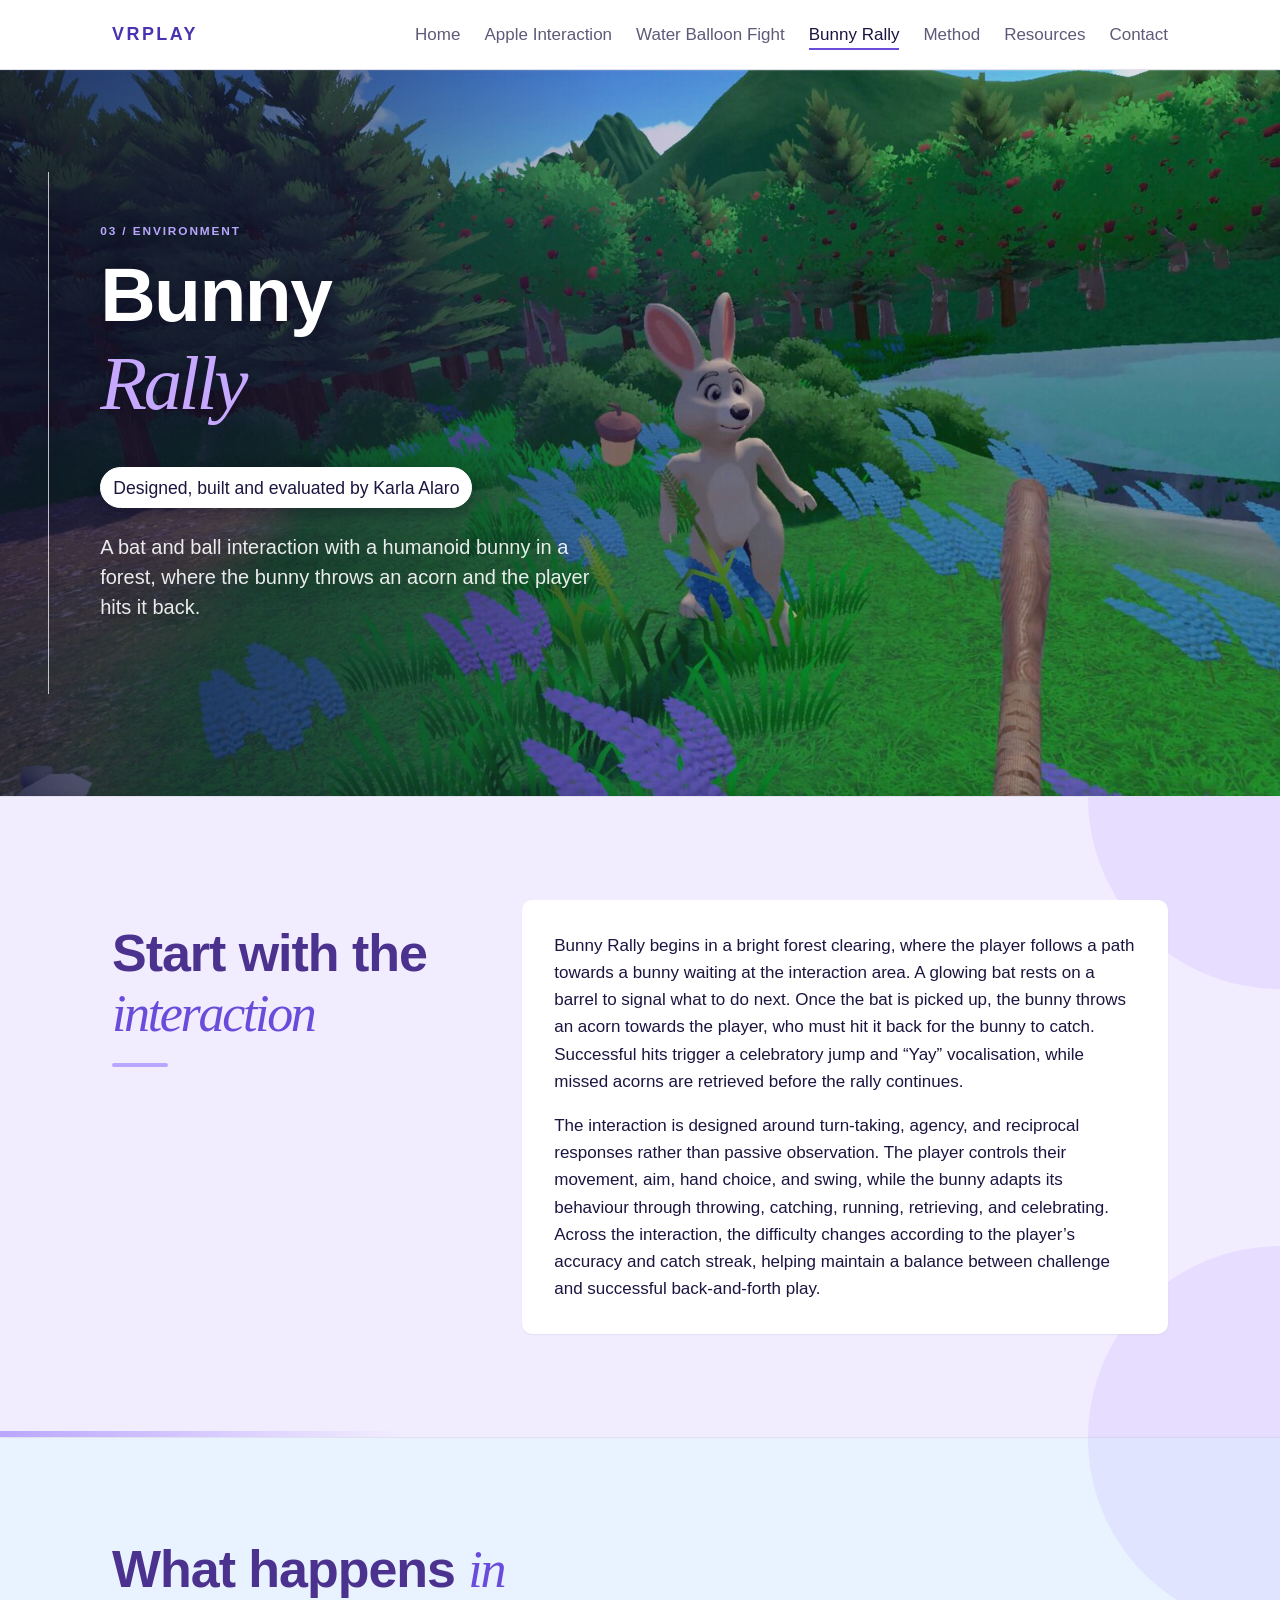
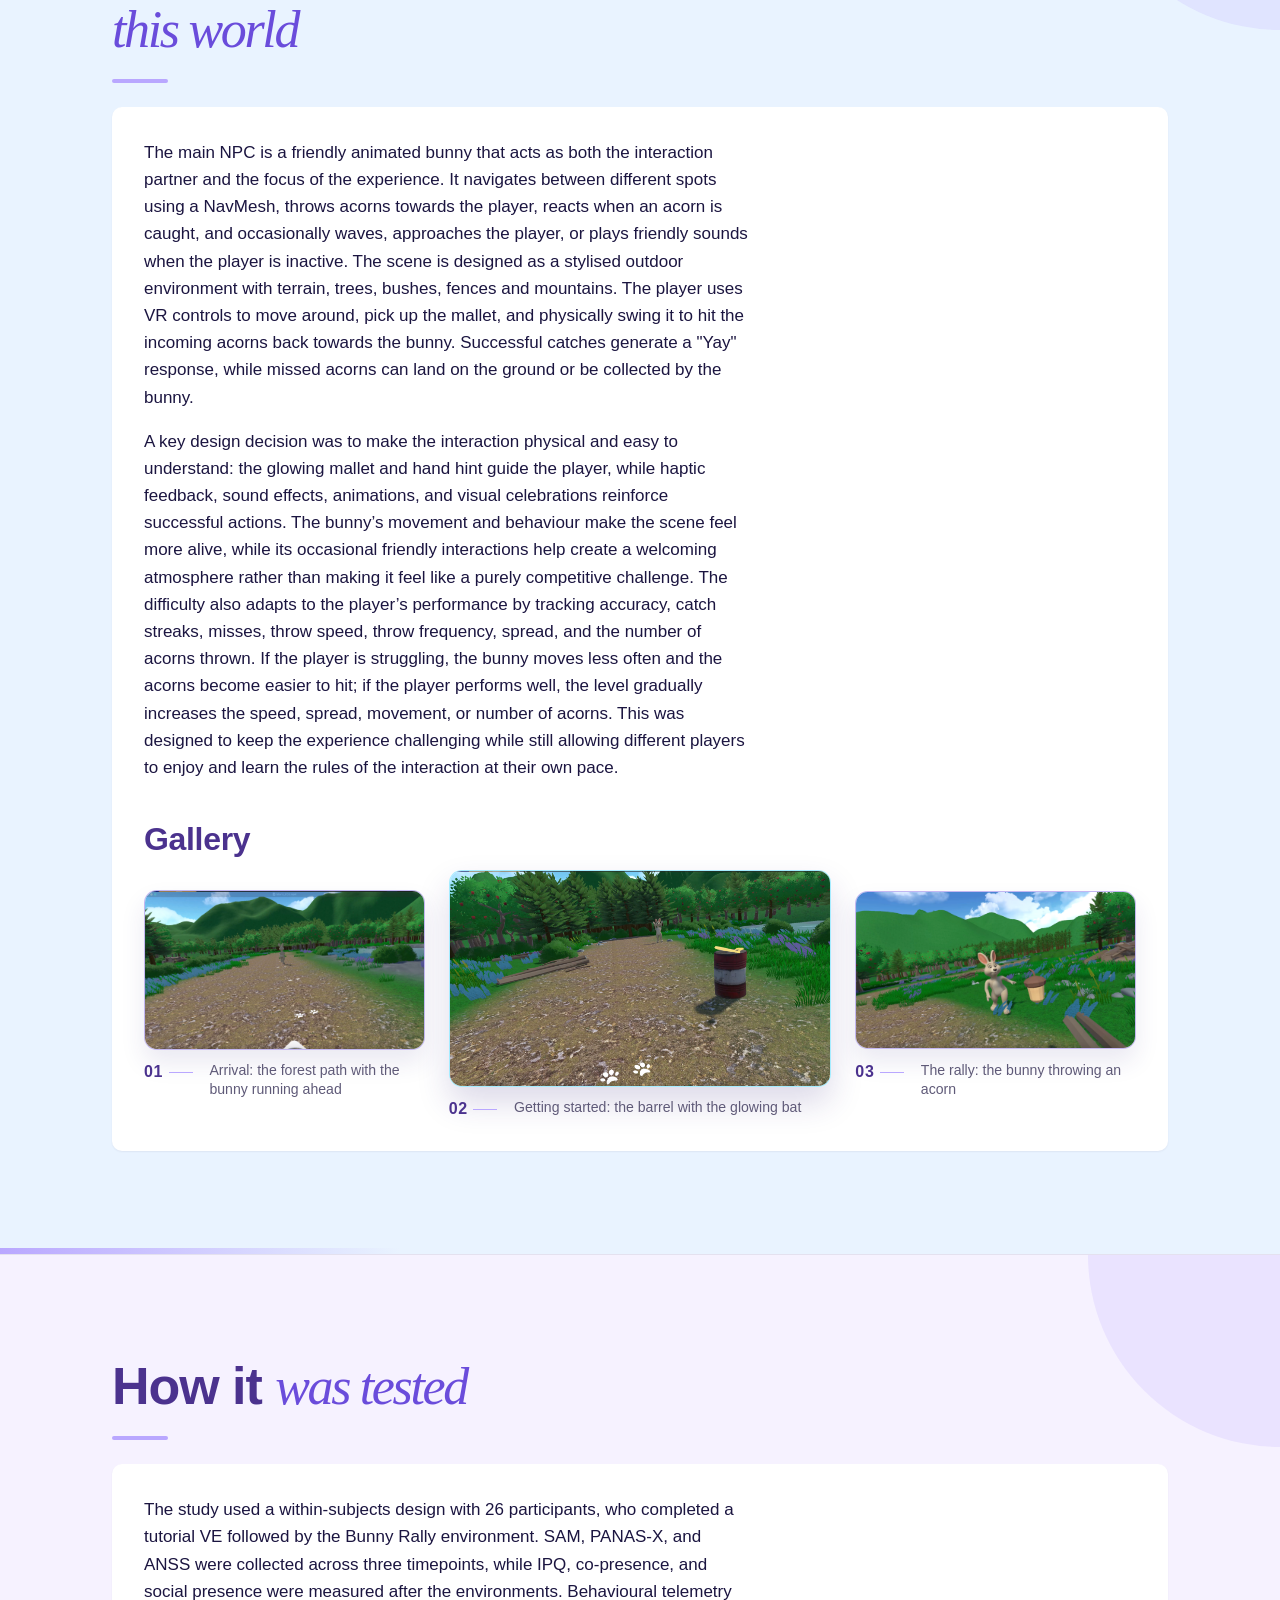
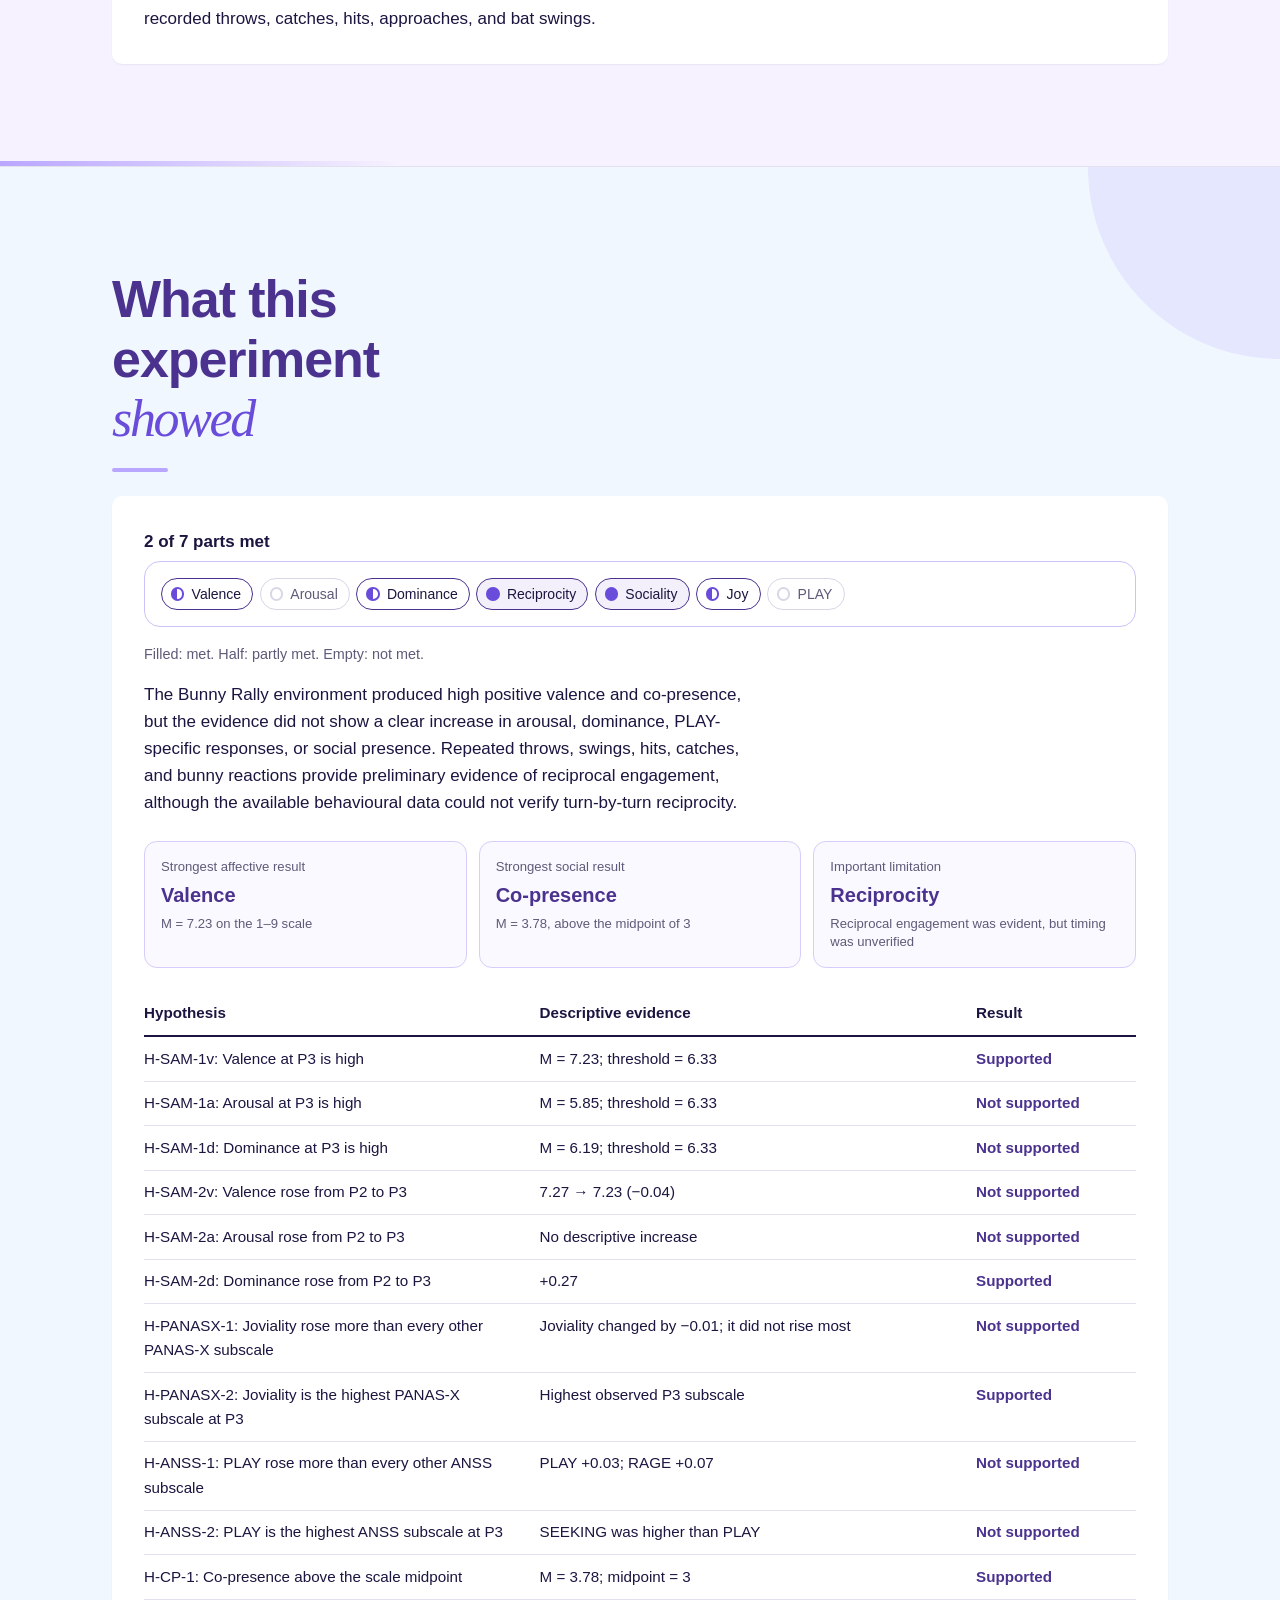
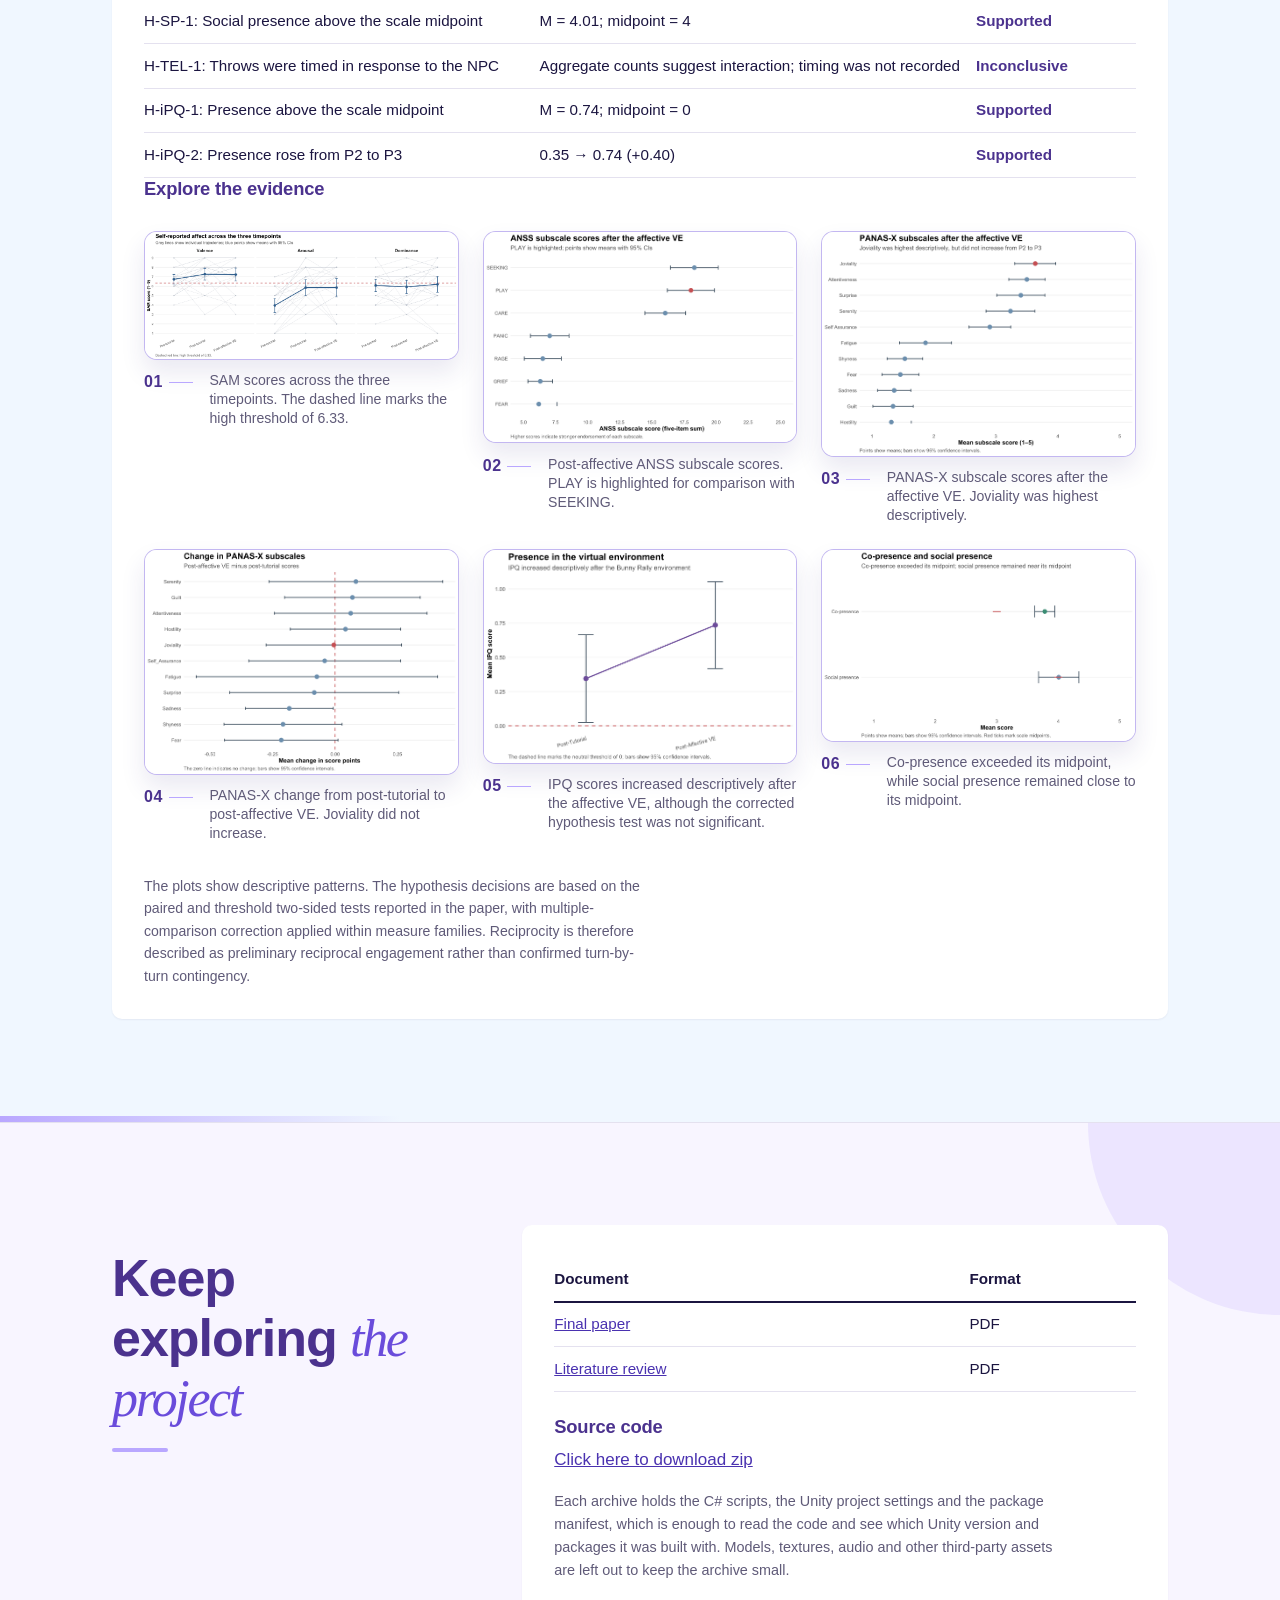
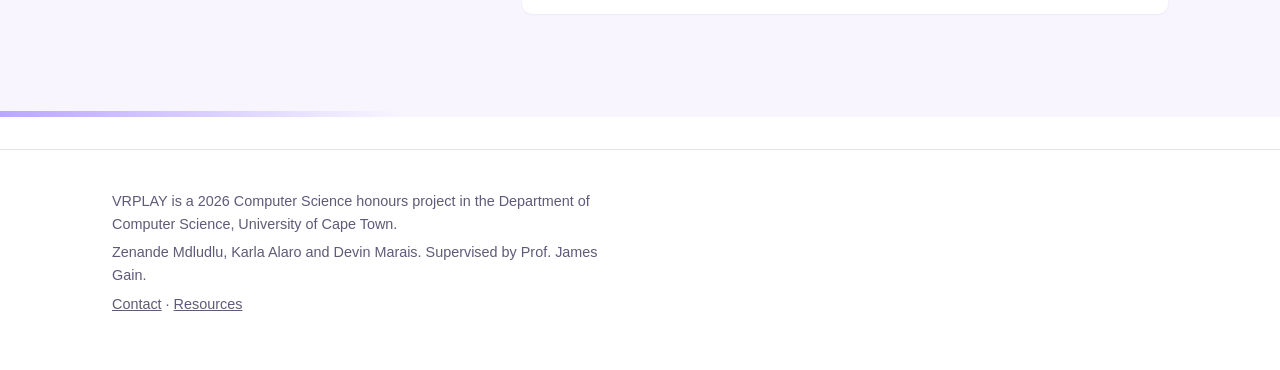
<file: bunny-rally.html>
<!DOCTYPE html>
<html lang="en">
<head>
  <meta charset="utf-8">
  <meta name="viewport" content="width=device-width, initial-scale=1">
  <title>Bunny Rally: VRPLAY</title>
  <meta name="description" content="VRPLAY: a 2026 Computer Science honours project at the University of Cape Town investigating whether a virtual environment can elicit Panksepp's PLAY emotion system.">
  <link rel="stylesheet" href="css/style.css">
</head>
<body class="environment-page environment-page--bunny">
<header class="site-header">
  <div class="wrap">
    <a class="brand" href="index.html">VRPLAY</a>
    <nav class="site-nav" aria-label="Site">
      <ul>
        <li><a href="index.html">Home</a></li>
        <li><a href="apple-interaction.html">Apple Interaction</a></li>
        <li><a href="water-balloon-fight.html">Water Balloon Fight</a></li>
        <li><a href="bunny-rally.html" aria-current="page">Bunny Rally</a></li>
        <li><a href="method.html">Method</a></li>
        <li><a href="resources.html">Resources</a></li>
        <li><a href="contact.html">Contact</a></li>
      </ul>
    </nav>
  </div>
</header>
<main>

  <section class="page-title">
    <div class="wrap">
      <div class="page-title-copy">
        <p class="section-kicker">03 / Environment</p>
        <h1>Bunny <em>Rally</em></h1>
        <p class="byline">Designed, built and evaluated by Karla Alaro</p>
        <p class="lede">A bat and ball interaction with a humanoid bunny in a forest, where the bunny throws an acorn and the player hits it back.</p>
      </div>
      <figure class="cover">
        <img src="img/bunny-rally.jpg" alt="Screenshot of the Bunny Rally environment: a humanoid bunny standing in a forest clearing" width="1600" height="900" decoding="async">
      </figure>
    </div>
  </section>

  <section id="overview">
    <div class="wrap">
      <h2>Start with the <em>interaction</em></h2>
      <div class="panel">
      <p>Bunny Rally begins in a bright forest clearing, where the player follows a path towards a bunny waiting at the interaction area. A glowing bat rests on a barrel to signal what to do next. Once the bat is picked up, the bunny throws an acorn towards the player, who must hit it back for the bunny to catch. Successful hits trigger a celebratory jump and “Yay” vocalisation, while missed acorns are retrieved before the rally continues.</p>
       <p>The interaction is designed around turn-taking, agency, and reciprocal responses rather than passive observation. The player controls their movement, aim, hand choice, and swing, while the bunny adapts its behaviour through throwing, catching, running, retrieving, and celebrating. Across the interaction, the difficulty changes according to the player’s accuracy and catch streak, helping maintain a balance between challenge and successful back-and-forth play.</p>
      </div>
    </div>
  </section>

  <section id="design">
    <div class="wrap">
      <h2>What happens <em>in this world</em></h2>
      <div class="panel">
      <p>The main NPC is a friendly animated bunny that acts as both the interaction partner and the focus of the experience. It navigates between different spots using a NavMesh, throws acorns towards the player, reacts when an acorn is caught, and occasionally waves, approaches the player, or plays friendly sounds when the player is inactive. The scene is designed as a stylised outdoor environment with terrain, trees, bushes, fences and mountains. The player uses VR controls to move around, pick up the mallet, and physically swing it to hit the incoming acorns back towards the bunny. Successful catches generate a "Yay" response, while missed acorns can land on the ground or be collected by the bunny.</p>
      <p>A key design decision was to make the interaction physical and easy to understand: the glowing mallet and hand hint guide the player, while haptic feedback, sound effects, animations, and visual celebrations reinforce successful actions. The bunny’s movement and behaviour make the scene feel more alive, while its occasional friendly interactions help create a welcoming atmosphere rather than making it feel like a purely competitive challenge. The difficulty also adapts to the player’s performance by tracking accuracy, catch streaks, misses, throw speed, throw frequency, spread, and the number of acorns thrown. If the player is struggling, the bunny moves less often and the acorns become easier to hit; if the player performs well, the level gradually increases the speed, spread, movement, or number of acorns. This was designed to keep the experience challenging while still allowing different players to enjoy and learn the rules of the interaction at their own pace.</p>
      <h3>Gallery</h3>
      <div class="gallery">
        <figure class="gallery-supporting">
          <img src="img/bunny-rally1.png" alt="" width="1600" height="900">
          <figcaption><span class="gallery-number">01</span><span>Arrival: the forest path with the bunny running ahead</span></figcaption>
        </figure>
        <figure class="gallery-featured">
          <img src="img/bunny-rally2.png" alt="" width="1600" height="900">
          <figcaption><span class="gallery-number">02</span><span>Getting started: the barrel with the glowing bat</span></figcaption>
        </figure>
        <figure class="gallery-supporting">
          <img src="img/bunny-rally3.png" alt="" width="1600" height="900">
          <figcaption><span class="gallery-number">03</span><span>The rally: the bunny throwing an acorn</span></figcaption>
        </figure>
      </div>
      </div>
    </div>
  </section>
  <section id="method">
    <div class="wrap">
      <h2>How it <em>was tested</em></h2>
      <div class="panel">
      <p>The study used a within-subjects design with 26 participants, who completed a tutorial VE followed by the Bunny Rally environment. SAM, PANAS-X, and ANSS were collected across three timepoints, while IPQ, co-presence, and social presence were measured after the environments. Behavioural telemetry recorded throws, catches, hits, approaches, and bat swings.</p>

      </div>
    </div>
  </section>
  <section id="results" class="full">
    <div class="wrap">
      <h2>What this experiment <em>showed</em></h2>
      <div class="panel results-panel">
      <p class="verdict">2 of 7 parts met</p>
      <ul class="tally" aria-label="Summary of PLAY-related dimensions">
        <li class="part">Valence <span class="vh">(partly met)</span></li>
        <li class="none">Arousal <span class="vh">(not met)</span></li>
        <li class="part">Dominance <span class="vh">(partly met)</span></li>
        <li class="met">Reciprocity <span class="vh">(met)</span></li>
        <li class="met">Sociality <span class="vh">(met)</span></li>
        <li class="part">Joy <span class="vh">(partly met)</span></li>
        <li class="none">PLAY <span class="vh">(not met)</span></li>
      </ul>
      <p class="tally-note">Filled: met. Half: partly met. Empty: not met.</p>
      <p>The Bunny Rally environment produced high positive valence and co-presence, but the evidence did not show a clear increase in arousal, dominance, PLAY-specific responses, or social presence. Repeated throws, swings, hits, catches, and bunny reactions provide preliminary evidence of reciprocal engagement, although the available behavioural data could not verify turn-by-turn reciprocity.</p>

      <div class="results-highlights" aria-label="Key findings">
        <article>
          <span>Strongest affective result</span>
          <strong>Valence</strong>
          <small>M = 7.23 on the 1–9 scale</small>
        </article>
        <article>
          <span>Strongest social result</span>
          <strong>Co-presence</strong>
          <small>M = 3.78, above the midpoint of 3</small>
        </article>
        <article>
          <span>Important limitation</span>
          <strong>Reciprocity</strong>
          <small>Reciprocal engagement was evident, but timing was unverified</small>
        </article>
      </div>
      <div class="table-scroll results-table">
        <table>
          <caption class="vh">Bunny Rally hypothesis results</caption>
          <thead>
            <tr><th scope="col">Hypothesis</th><th scope="col">Descriptive evidence</th><th scope="col">Result</th></tr>
          </thead>
          <tbody>
            <tr><td>H-SAM-1v: Valence at P3 is high</td><td>M = 7.23; threshold = 6.33</td><td>Supported</td></tr>
            <tr><td>H-SAM-1a: Arousal at P3 is high</td><td>M = 5.85; threshold = 6.33</td><td>Not supported</td></tr>
            <tr><td>H-SAM-1d: Dominance at P3 is high</td><td>M = 6.19; threshold = 6.33</td><td>Not supported</td></tr>
            <tr><td>H-SAM-2v: Valence rose from P2 to P3</td><td>7.27 → 7.23 (−0.04)</td><td>Not supported</td></tr>
            <tr><td>H-SAM-2a: Arousal rose from P2 to P3</td><td>No descriptive increase</td><td>Not supported</td></tr>
            <tr><td>H-SAM-2d: Dominance rose from P2 to P3</td><td>+0.27</td><td>Supported</td></tr>
            <tr><td>H-PANASX-1: Joviality rose more than every other PANAS-X subscale</td><td>Joviality changed by −0.01; it did not rise most</td><td>Not supported</td></tr>
            <tr><td>H-PANASX-2: Joviality is the highest PANAS-X subscale at P3</td><td>Highest observed P3 subscale</td><td>Supported</td></tr>
            <tr><td>H-ANSS-1: PLAY rose more than every other ANSS subscale</td><td>PLAY +0.03; RAGE +0.07</td><td>Not supported</td></tr>
            <tr><td>H-ANSS-2: PLAY is the highest ANSS subscale at P3</td><td>SEEKING was higher than PLAY</td><td>Not supported</td></tr>
            <tr><td>H-CP-1: Co-presence above the scale midpoint</td><td>M = 3.78; midpoint = 3</td><td>Supported</td></tr>
            <tr><td>H-SP-1: Social presence above the scale midpoint</td><td>M = 4.01; midpoint = 4</td><td>Supported</td></tr>
            <tr><td>H-TEL-1: Throws were timed in response to the NPC</td><td>Aggregate counts suggest interaction; timing was not recorded</td><td>Inconclusive</td></tr>
            <tr><td>H-iPQ-1: Presence above the scale midpoint</td><td>M = 0.74; midpoint = 0</td><td>Supported</td></tr>
            <tr><td>H-iPQ-2: Presence rose from P2 to P3</td><td>0.35 → 0.74 (+0.40)</td><td>Supported</td></tr>
          </tbody>
        </table>
      </div>

      <h3>Explore the evidence</h3>
      <div class="gallery charts results-charts">
        <figure>
          <img src="img/bunny-sam-timepoints.png" alt="Three-panel line graph showing SAM valence, arousal and dominance across pre-tutorial, post-tutorial and post-affective timepoints, with a high threshold at 6.33" width="4200" height="1710" loading="lazy">
          <figcaption><span class="gallery-number">01</span><span>SAM scores across the three timepoints. The dashed line marks the high threshold of 6.33.</span></figcaption>
        </figure>
        <figure>
          <img src="img/bunny-anss-subscales.png" alt="Horizontal dot plot showing post-affective ANSS subscale scores, with PLAY highlighted and SEEKING slightly higher" width="2850" height="1920" loading="lazy">
          <figcaption><span class="gallery-number">02</span><span>Post-affective ANSS subscale scores. PLAY is highlighted for comparison with SEEKING.</span></figcaption>
        </figure>
        <figure>
          <img src="img/panas-post-affective-subscales.png" alt="Horizontal dot plot showing post-affective PANAS-X subscale scores, with Joviality highlighted" width="2850" height="2040" loading="lazy">
          <figcaption><span class="gallery-number">03</span><span>PANAS-X subscale scores after the affective VE. Joviality was highest descriptively.</span></figcaption>
        </figure>
        <figure>
          <img src="img/panas-change-p2-p3.png" alt="Horizontal dot plot showing signed changes in PANAS-X subscale scores from post-tutorial to post-affective VE, with a zero line" width="2850" height="2040" loading="lazy">
          <figcaption><span class="gallery-number">04</span><span>PANAS-X change from post-tutorial to post-affective VE. Joviality did not increase.</span></figcaption>
        </figure>
        <figure>
          <img src="img/ipq-by-timepoint.png" alt="Line graph showing mean IPQ scores increasing from post-tutorial to post-affective VE, with a neutral threshold at zero" width="2550" height="1740" loading="lazy">
          <figcaption><span class="gallery-number">05</span><span>IPQ scores increased descriptively after the affective VE, although the corrected hypothesis test was not significant.</span></figcaption>
        </figure>
        <figure>
          <img src="img/presence-measures.png" alt="Horizontal dot plot comparing co-presence and social presence means with their scale midpoint markers" width="2850" height="1740" loading="lazy">
          <figcaption><span class="gallery-number">06</span><span>Co-presence exceeded its midpoint, while social presence remained close to its midpoint.</span></figcaption>
        </figure>
      </div>
      <p class="muted results-note">The plots show descriptive patterns. The hypothesis decisions are based on the paired and threshold two-sided tests reported in the paper, with multiple-comparison correction applied within measure families. Reciprocity is therefore described as preliminary reciprocal engagement rather than confirmed turn-by-turn contingency.</p>
      </div>
    </div>
  </section>

  <section id="documents">
    <div class="wrap">
      <h2>Keep exploring <em>the project</em></h2>
      <div class="panel">
      <div class="table-scroll">
      <table>
        <caption class="vh">Documents for the Bunny Rally environment</caption>
        <thead>
          <tr><th scope="col">Document</th><th scope="col">Format</th></tr>
        </thead>
        <tbody>
          <tr><td> <a href="docs/Karla_paper.pdf">Final paper</a></td><td>PDF</td></tr>
          <tr><td><a href="docs/Karla_lit_review.pdf">Literature review</a></td><td>PDF</td></tr>
        </tbody>
      </table>
      </div>
      <h3>Source code</h3>
      <p><a href="code/HideAndSeek_source.zip">Click here to download zip</a></p>
      <p class="code-note">Each archive holds the C# scripts, the Unity project settings and the package manifest, which is enough to read the code and see which Unity version and packages it was built with. Models, textures, audio and other third-party assets are left out to keep the archive small.</p>

      </div>
    </div>
  </section>
</main>
<footer class="site-footer">
  <div class="wrap">
    <p>VRPLAY is a 2026 Computer Science honours project in the Department of Computer Science, University of Cape Town.</p>
    <p>Zenande Mdludlu, Karla Alaro and Devin Marais. Supervised by Prof. James Gain.</p>
    <p><a href="contact.html">Contact</a> &middot; <a href="resources.html">Resources</a></p>
  </div>
</footer>
</body>
</html>
</file>
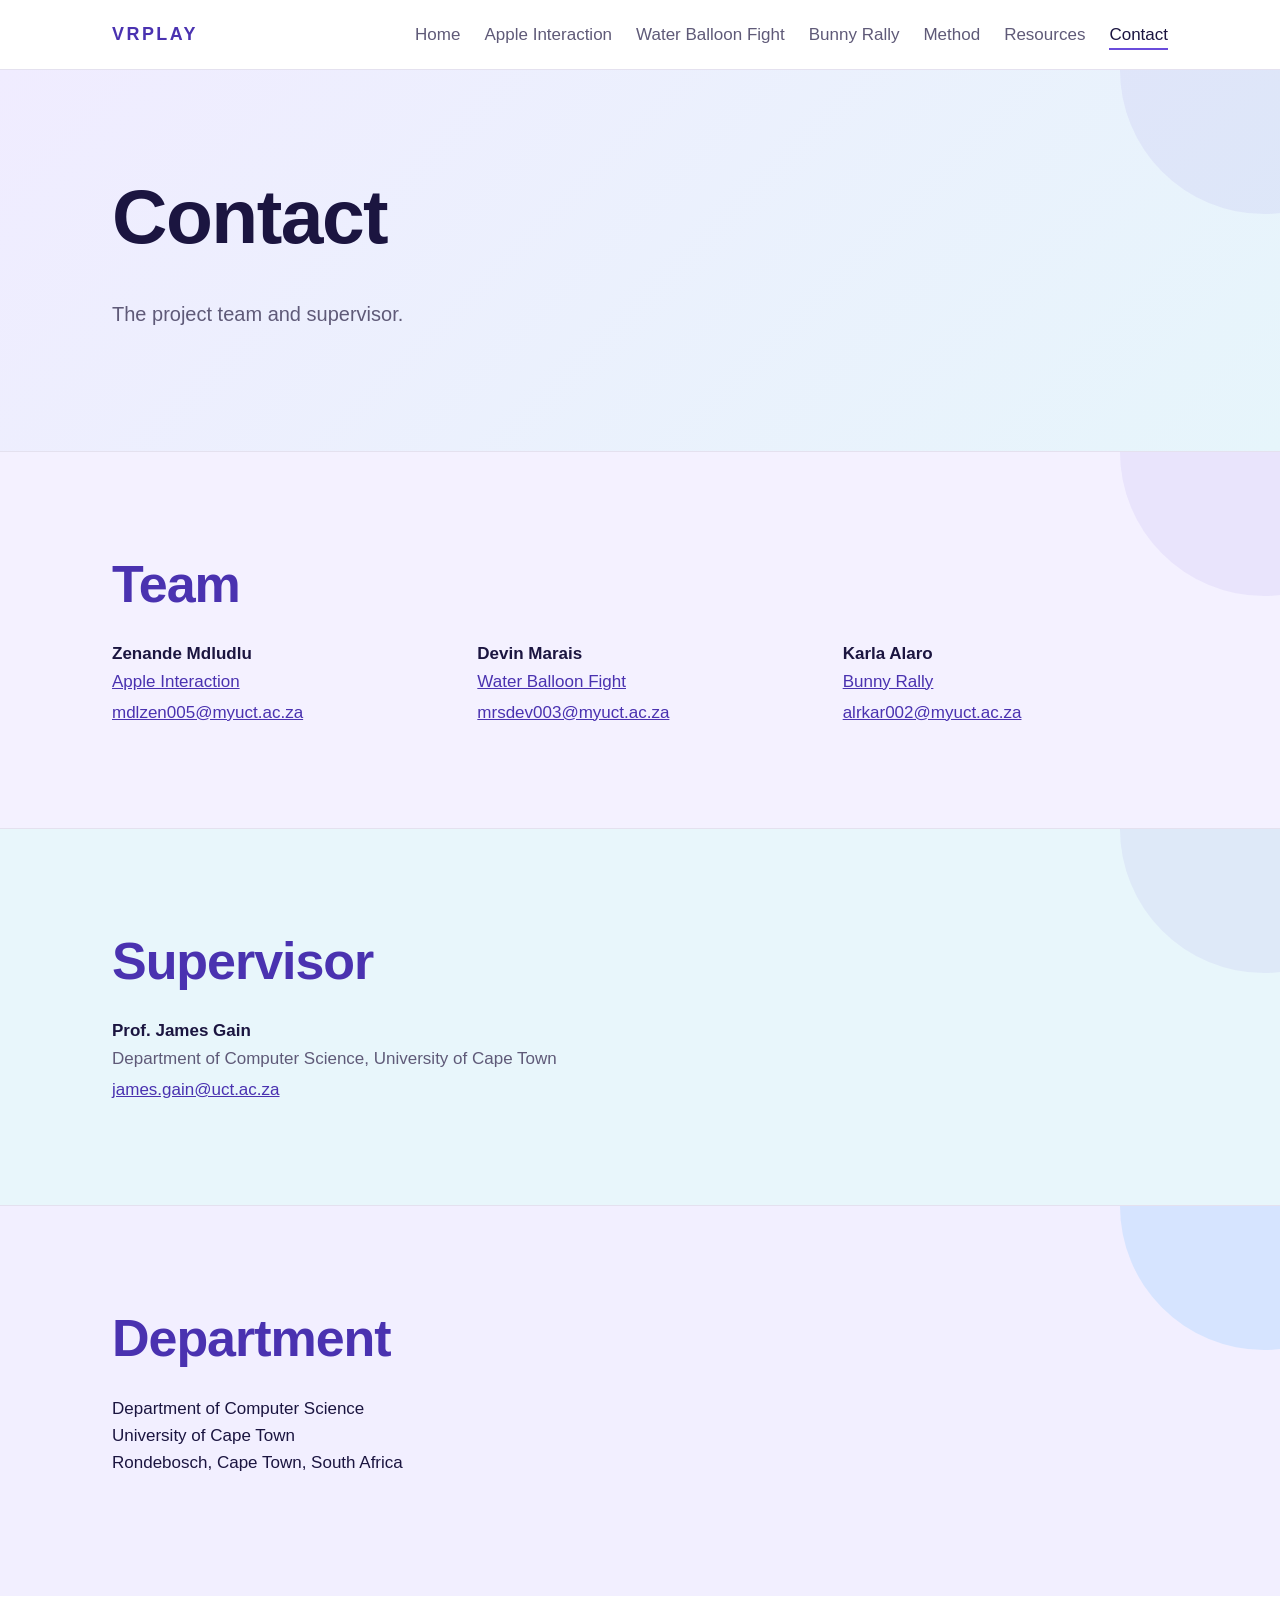
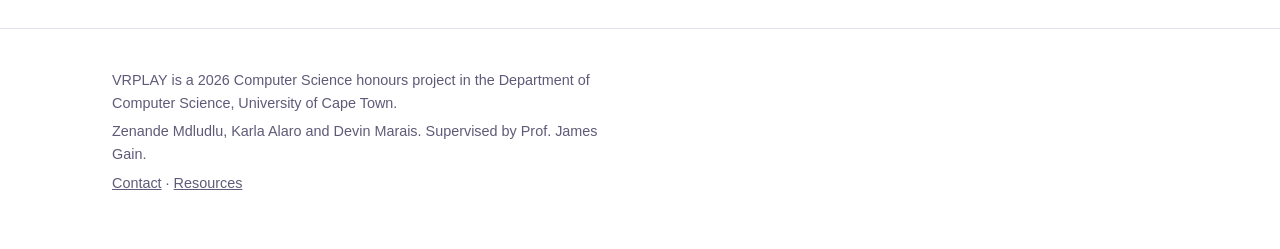
<file: contact.html>
<!DOCTYPE html>
<html lang="en">
<head>
  <meta charset="utf-8">
  <meta name="viewport" content="width=device-width, initial-scale=1">
  <title>Contact: VRPLAY</title>
  <meta name="description" content="VRPLAY: a 2026 Computer Science honours project at the University of Cape Town investigating whether a virtual environment can elicit Panksepp's PLAY emotion system.">
  <link rel="stylesheet" href="css/style.css">
</head>
<body class="support-page support-page--contact">
<header class="site-header">
  <div class="wrap">
    <a class="brand" href="index.html">VRPLAY</a>
    <nav class="site-nav" aria-label="Site">
      <ul>
        <li><a href="index.html">Home</a></li>
        <li><a href="apple-interaction.html">Apple Interaction</a></li>
        <li><a href="water-balloon-fight.html">Water Balloon Fight</a></li>
        <li><a href="bunny-rally.html">Bunny Rally</a></li>
        <li><a href="method.html">Method</a></li>
        <li><a href="resources.html">Resources</a></li>
        <li><a href="contact.html" aria-current="page">Contact</a></li>
      </ul>
    </nav>
  </div>
</header>
<main>

  <section class="page-title">
    <div class="wrap">
      <h1>Contact</h1>
      <p class="lede">The project team and supervisor.</p>
    </div>
  </section>

  <section id="team">
    <div class="wrap">
      <h2>Team</h2>
      <ul class="team">
      <li>
        <p class="name">Zenande Mdludlu</p>
        <p class="role"><a href="apple-interaction.html">Apple Interaction</a></p>
        <p><a href="mailto:mdlzen005@myuct.ac.za">mdlzen005@myuct.ac.za</a></p>
      </li>
      <li>
        <p class="name">Devin Marais</p>
        <p class="role"><a href="water-balloon-fight.html">Water Balloon Fight</a></p>
        <p><a href="mailto:mrsdev003@myuct.ac.za">mrsdev003@myuct.ac.za</a></p>
      </li>
      <li>
        <p class="name">Karla Alaro</p>
        <p class="role"><a href="bunny-rally.html">Bunny Rally</a></p>
        <p><a href="mailto:alrkar002@myuct.ac.za">alrkar002@myuct.ac.za</a></p>
      </li>
      </ul>
    </div>
  </section>

  <section id="supervisor">
    <div class="wrap">
      <h2>Supervisor</h2>
      <ul class="team">
        <li>
          <p class="name">Prof. James Gain</p>
          <p class="role">Department of Computer Science, University of Cape Town</p>
          <p><a href="mailto:james.gain@uct.ac.za">james.gain@uct.ac.za</a></p>
        </li>
      </ul>
    </div>
  </section>

  <section id="department">
    <div class="wrap">
      <h2>Department</h2>
      <p>Department of Computer Science<br>University of Cape Town<br>Rondebosch, Cape Town, South Africa</p>
    </div>
  </section>
</main>
<footer class="site-footer">
  <div class="wrap">
    <p>VRPLAY is a 2026 Computer Science honours project in the Department of Computer Science, University of Cape Town.</p>
    <p>Zenande Mdludlu, Karla Alaro and Devin Marais. Supervised by Prof. James Gain.</p>
    <p><a href="contact.html">Contact</a> &middot; <a href="resources.html">Resources</a></p>
  </div>
</footer>
</body>
</html>
</file>
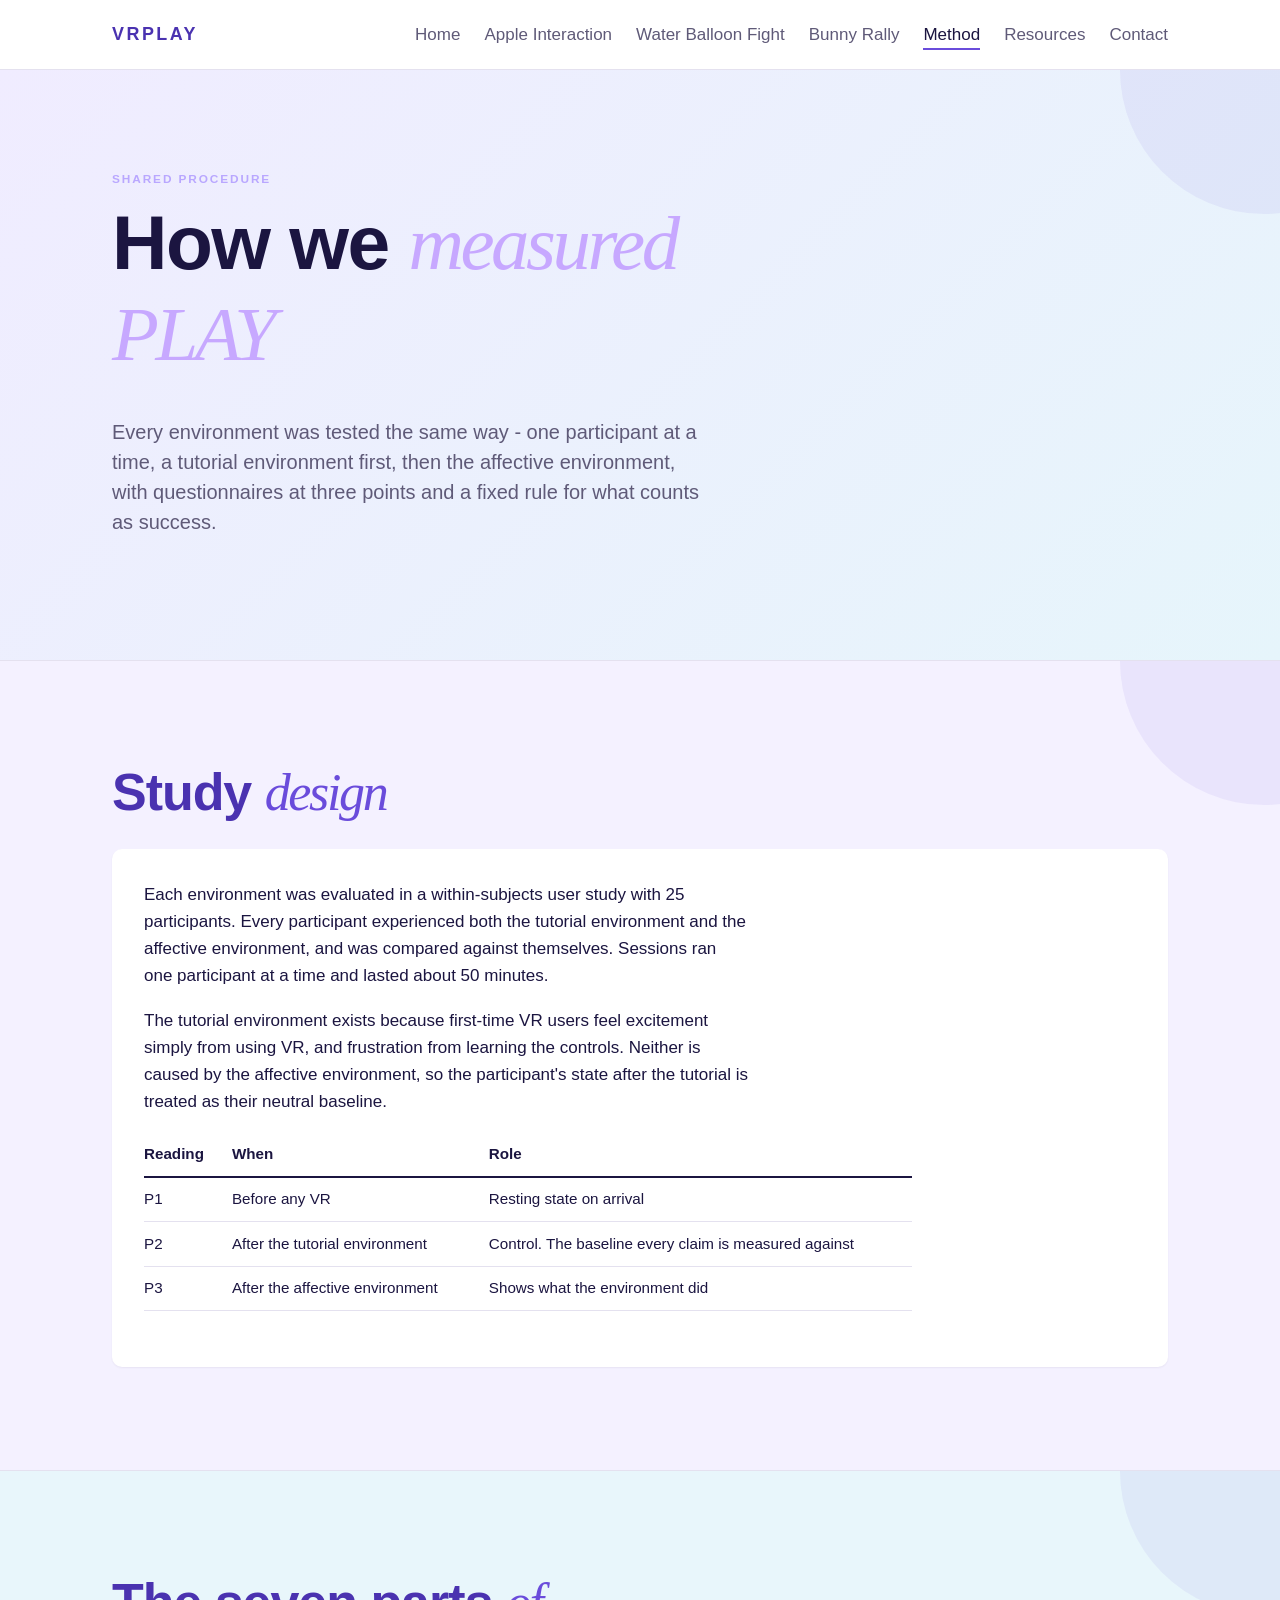
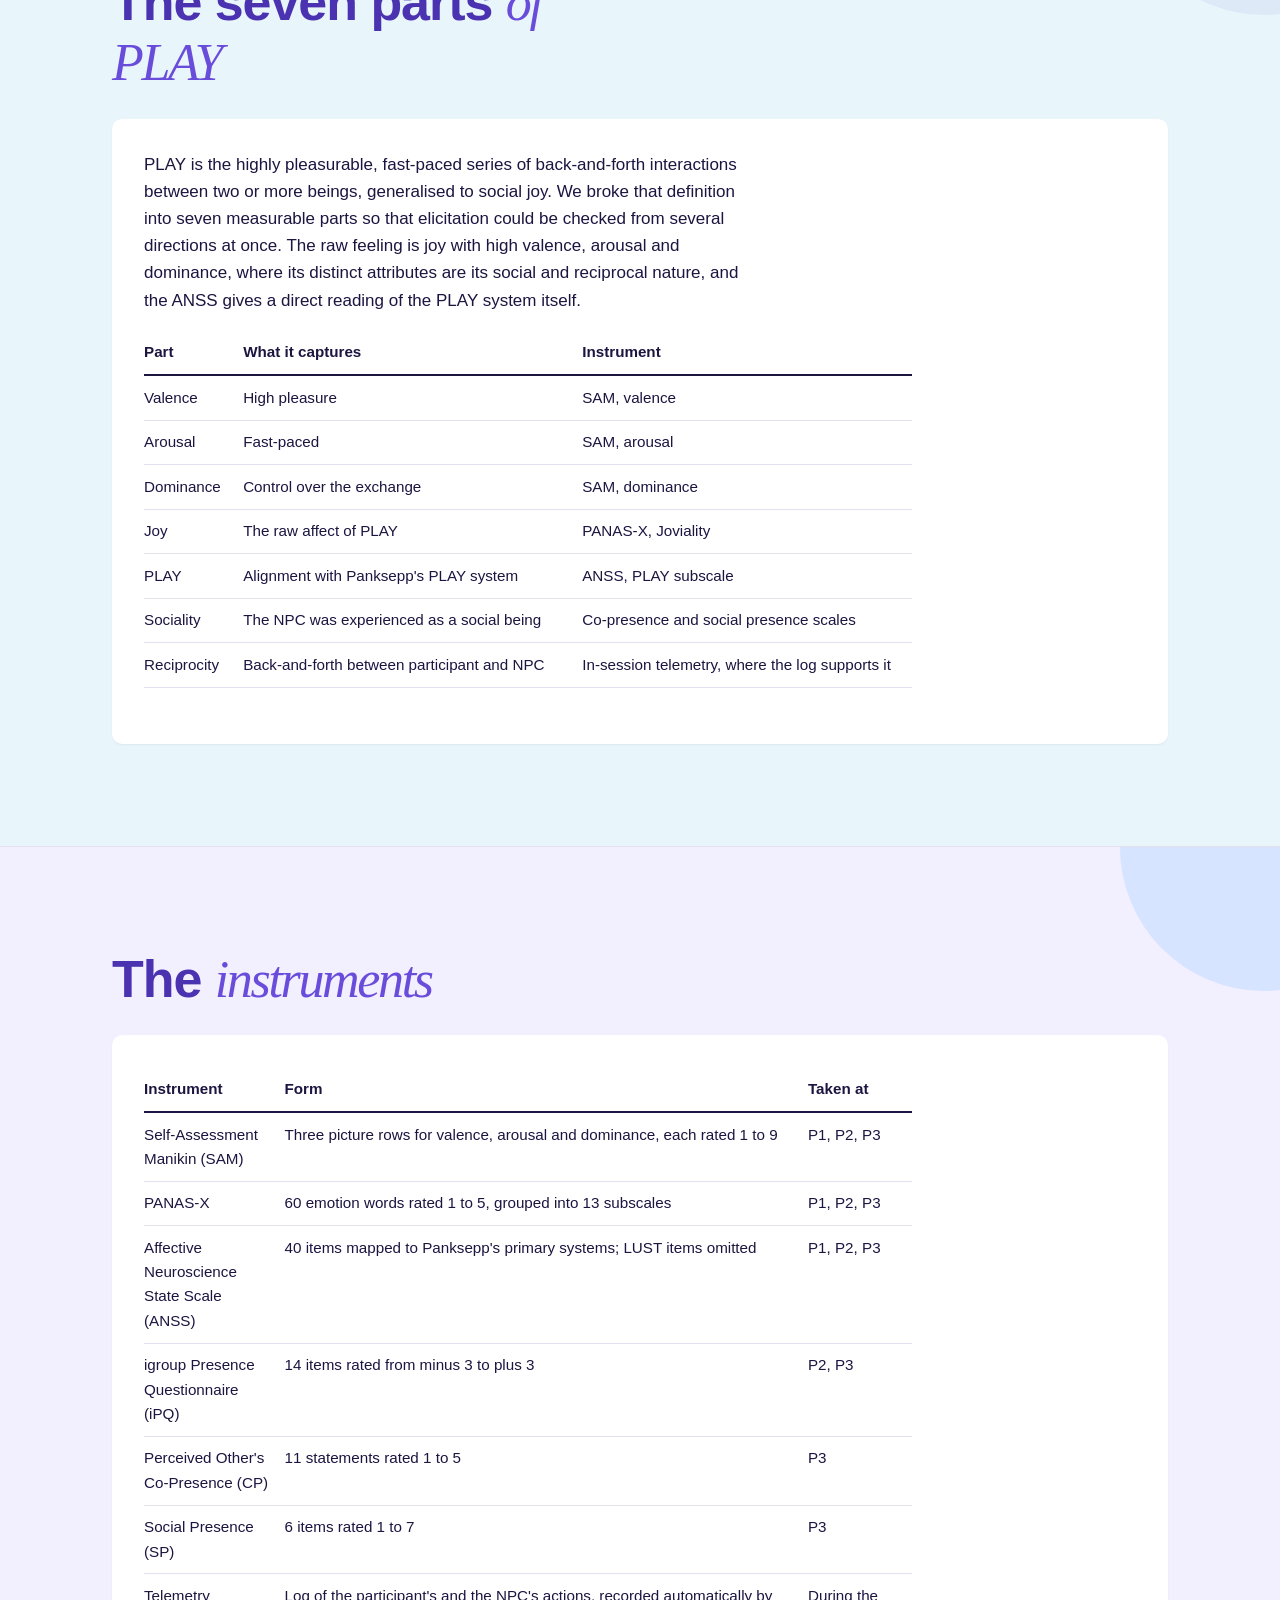
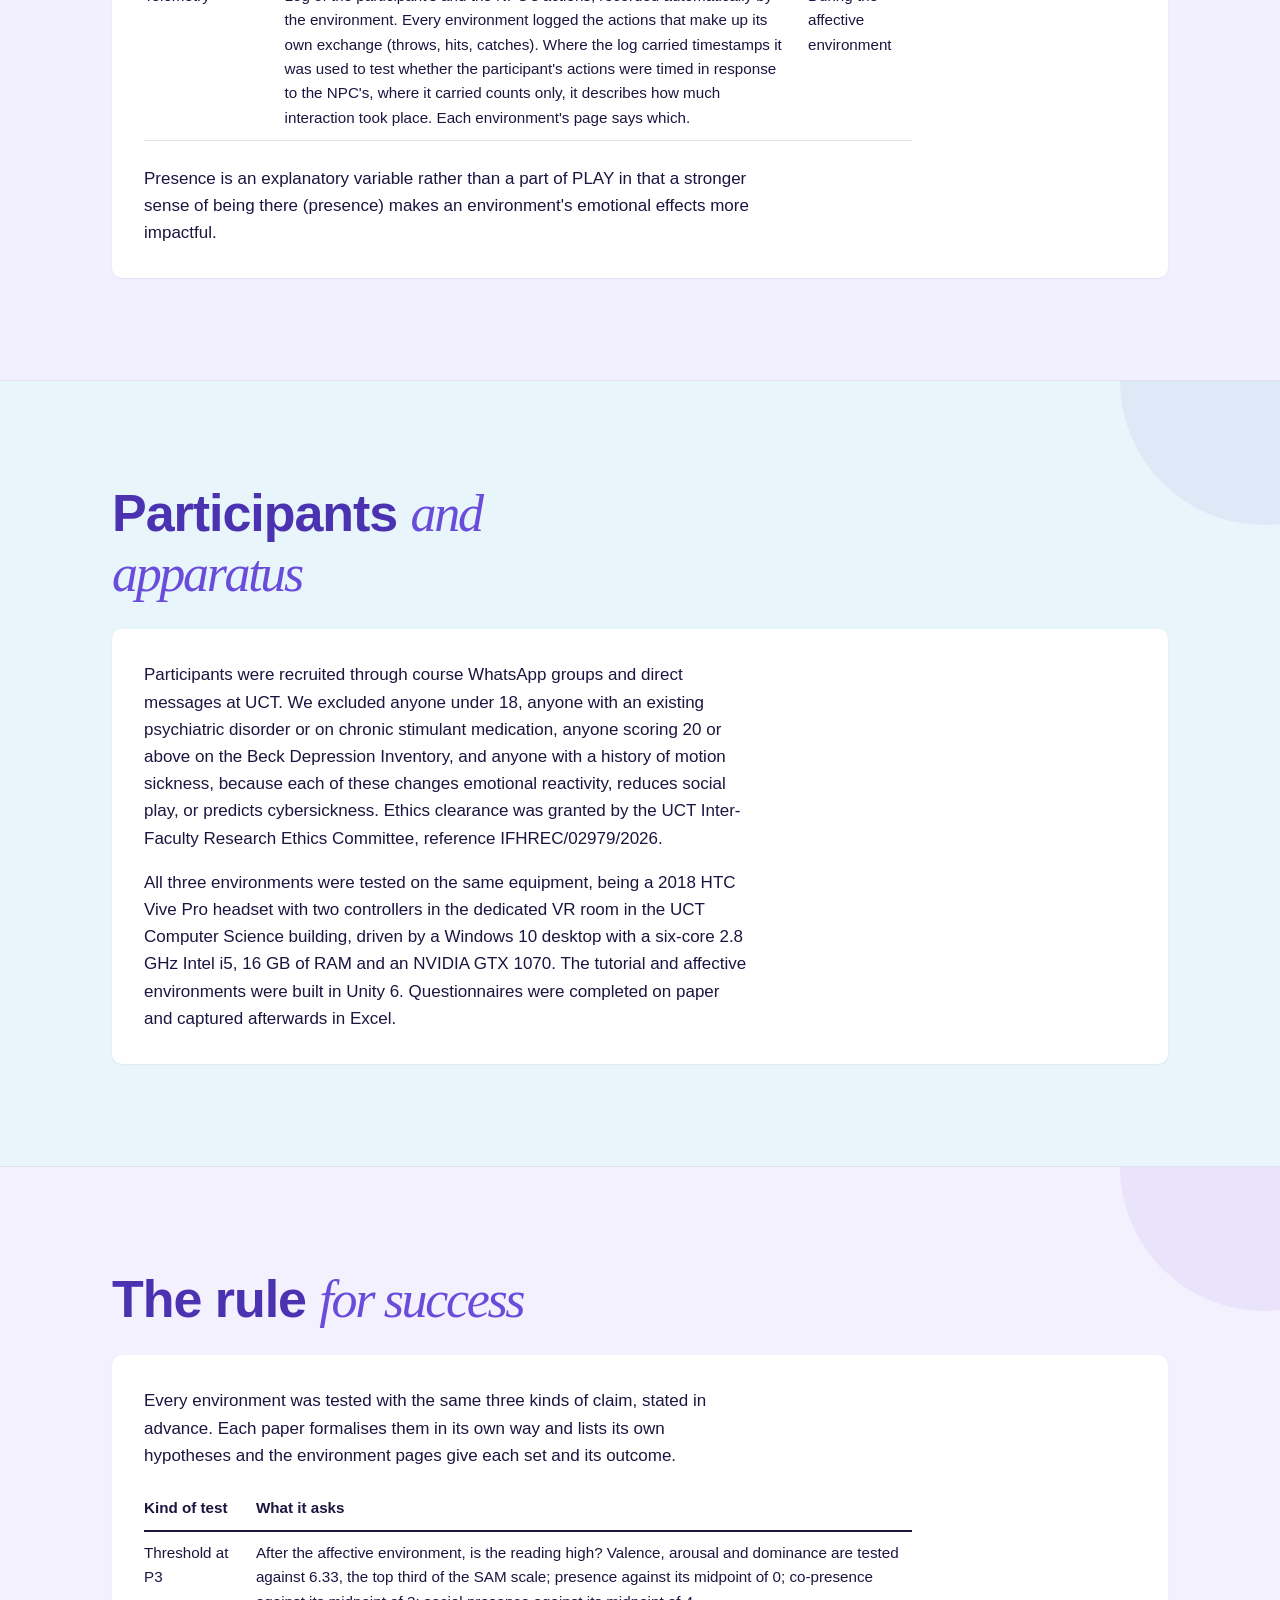
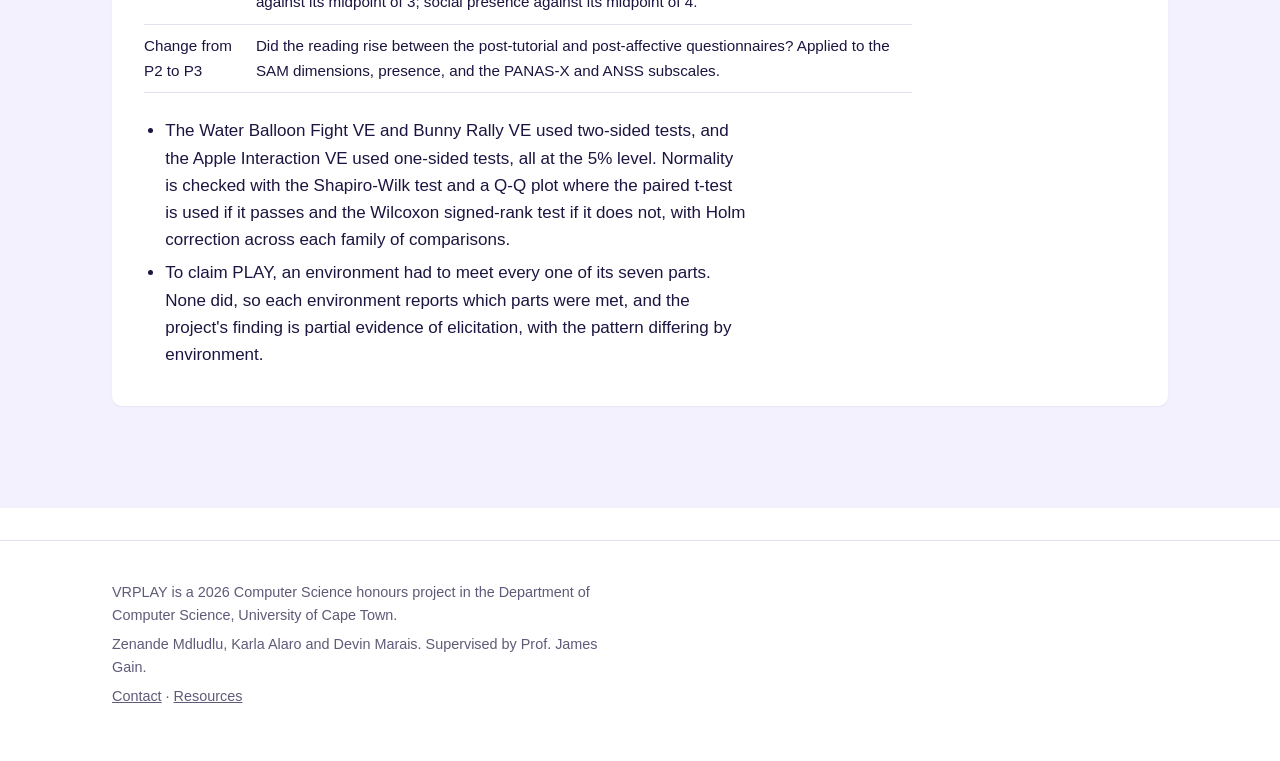
<file: method.html>
<!DOCTYPE html>
<html lang="en">
<head>
  <meta charset="utf-8">
  <meta name="viewport" content="width=device-width, initial-scale=1">
  <title>Method: VRPLAY</title>
  <meta name="description" content="VRPLAY: a 2026 Computer Science honours project at the University of Cape Town investigating whether a virtual environment can elicit Panksepp's PLAY emotion system.">
  <link rel="stylesheet" href="css/style.css">
</head>
<body class="support-page support-page--method">
<header class="site-header">
  <div class="wrap">
    <a class="brand" href="index.html">VRPLAY</a>
    <nav class="site-nav" aria-label="Site">
      <ul>
        <li><a href="index.html">Home</a></li>
        <li><a href="apple-interaction.html">Apple Interaction</a></li>
        <li><a href="water-balloon-fight.html">Water Balloon Fight</a></li>
        <li><a href="bunny-rally.html">Bunny Rally</a></li>
        <li><a href="method.html" aria-current="page">Method</a></li>
        <li><a href="resources.html">Resources</a></li>
        <li><a href="contact.html">Contact</a></li>
      </ul>
    </nav>
  </div>
</header>
<main>

  <section class="page-title">
    <div class="wrap">
      <p class="section-kicker">Shared procedure</p>
      <h1>How we <em>measured PLAY</em></h1>
      <p class="lede">Every environment was tested the same way - one participant at a time, a tutorial environment first, then the affective environment, with questionnaires at three points and a fixed rule for what counts as success.</p>
    </div>
  </section>

  <section id="design">
    <div class="wrap">
      <h2>Study <em>design</em></h2>
      <div class="panel">
      <p>Each environment was evaluated in a within-subjects user study with 25 participants. Every participant experienced both the tutorial environment and the affective environment, and was compared against themselves. Sessions ran one participant at a time and lasted about 50 minutes.</p>
      <p>The tutorial environment exists because first-time VR users feel excitement simply from using VR, and frustration from learning the controls. Neither is caused by the affective environment, so the participant's state after the tutorial is treated as their neutral baseline.</p>
      <div class="table-scroll">
      <table>
        <caption class="vh">The three measurement points</caption>
        <thead>
          <tr><th scope="col">Reading</th><th scope="col">When</th><th scope="col">Role</th></tr>
        </thead>
        <tbody>
          <tr><td>P1</td><td>Before any VR</td><td>Resting state on arrival</td></tr>
          <tr><td>P2</td><td>After the tutorial environment</td><td>Control. The baseline every claim is measured against</td></tr>
          <tr><td>P3</td><td>After the affective environment</td><td>Shows what the environment did</td></tr>
        </tbody>
      </table>
      </div>
      </div>
    </div>
  </section>

  <section id="parts">
    <div class="wrap">
      <h2>The seven parts <em>of PLAY</em></h2>
      <div class="panel">
      <p>PLAY is the highly pleasurable, fast-paced series of back-and-forth interactions between two or more beings, generalised to social joy. We broke that definition into seven measurable parts so that elicitation could be checked from several directions at once. The raw feeling is joy with high valence, arousal and dominance, where its distinct attributes are its social and reciprocal nature, and the ANSS gives a direct reading of the PLAY system itself.</p>
      <div class="table-scroll">
      <table>
        <caption class="vh">Each part of PLAY and the instrument that measures it</caption>
        <thead>
          <tr><th scope="col">Part</th><th scope="col">What it captures</th><th scope="col">Instrument</th></tr>
        </thead>
        <tbody>
          <tr><td>Valence</td><td>High pleasure</td><td>SAM, valence</td></tr>
          <tr><td>Arousal</td><td>Fast-paced</td><td>SAM, arousal</td></tr>
          <tr><td>Dominance</td><td>Control over the exchange</td><td>SAM, dominance</td></tr>
          <tr><td>Joy</td><td>The raw affect of PLAY</td><td>PANAS-X, Joviality</td></tr>
          <tr><td>PLAY</td><td>Alignment with Panksepp's PLAY system</td><td>ANSS, PLAY subscale</td></tr>
          <tr><td>Sociality</td><td>The NPC was experienced as a social being</td><td>Co-presence and social presence scales</td></tr>
          <tr><td>Reciprocity</td><td>Back-and-forth between participant and NPC</td><td>In-session telemetry, where the log supports it</td></tr>
        </tbody>
      </table>
      </div>
      </div>
    </div>
  </section>

  <section id="instruments">
    <div class="wrap">
      <h2>The <em>instruments</em></h2>
      <div class="panel">
      <div class="table-scroll">
      <table>
        <caption class="vh">Instruments, their scales and when they were taken</caption>
        <thead>
          <tr><th scope="col">Instrument</th><th scope="col">Form</th><th scope="col">Taken at</th></tr>
        </thead>
        <tbody>
          <tr><td>Self-Assessment Manikin (SAM)</td><td>Three picture rows for valence, arousal and dominance, each rated 1 to 9</td><td>P1, P2, P3</td></tr>
          <tr><td>PANAS-X</td><td>60 emotion words rated 1 to 5, grouped into 13 subscales</td><td>P1, P2, P3</td></tr>
          <tr><td>Affective Neuroscience State Scale (ANSS)</td><td>40 items mapped to Panksepp's primary systems; LUST items omitted</td><td>P1, P2, P3</td></tr>
          <tr><td>igroup Presence Questionnaire (iPQ)</td><td>14 items rated from minus 3 to plus 3</td><td>P2, P3</td></tr>
          <tr><td>Perceived Other's Co-Presence (CP)</td><td>11 statements rated 1 to 5</td><td>P3</td></tr>
          <tr><td>Social Presence (SP)</td><td>6 items rated 1 to 7</td><td>P3</td></tr>
          <tr><td>Telemetry</td><td>Log of the participant's and the NPC's actions, recorded automatically by the environment. Every environment logged the actions that make up its own exchange (throws, hits, catches). Where the log carried timestamps it was used to test whether the participant's actions were timed in response to the NPC's, where it carried counts only, it describes how much interaction took place. Each environment's page says which.</td><td>During the affective environment</td></tr>
        </tbody>
      </table>
      </div>
      <p>Presence is an explanatory variable rather than a part of PLAY in that a stronger sense of being there (presence) makes an environment's emotional effects more impactful.</p>
      </div>
    </div>
  </section>

  <section id="participants">
    <div class="wrap">
      <h2>Participants <em>and apparatus</em></h2>
      <div class="panel">
      <p>Participants were recruited through course WhatsApp groups and direct messages at UCT. We excluded anyone under 18, anyone with an existing psychiatric disorder or on chronic stimulant medication, anyone scoring 20 or above on the Beck Depression Inventory, and anyone with a history of motion sickness, because each of these changes emotional reactivity, reduces social play, or predicts cybersickness. Ethics clearance was granted by the UCT Inter-Faculty Research Ethics Committee, reference IFHREC/02979/2026.</p>
      <p>All three environments were tested on the same equipment, being a 2018 HTC Vive Pro headset with two controllers in the dedicated VR room in the UCT Computer Science building, driven by a Windows 10 desktop with a six-core 2.8 GHz Intel i5, 16 GB of RAM and an NVIDIA GTX 1070. The tutorial and affective environments were built in Unity 6. Questionnaires were completed on paper and captured afterwards in Excel.</p>
      </div>
    </div>
  </section>

  <section id="analysis">
    <div class="wrap">
      <h2>The rule <em>for success</em></h2>
      <div class="panel">
      <p>Every environment was tested with the same three kinds of claim, stated in advance. Each paper formalises them in its own way and lists its own hypotheses and the environment pages give each set and its outcome.</p>
      <div class="table-scroll">
      <table>
        <caption class="vh">The three kinds of test applied to every environment</caption>
        <thead>
          <tr><th scope="col">Kind of test</th><th scope="col">What it asks</th></tr>
        </thead>
        <tbody>
          <tr><td>Threshold at P3</td><td>After the affective environment, is the reading high? Valence, arousal and dominance are tested against 6.33, the top third of the SAM scale; presence against its midpoint of 0; co-presence against its midpoint of 3; social presence against its midpoint of 4.</td></tr>
          <tr><td>Change from P2 to P3</td><td>Did the reading rise between the post-tutorial and post-affective questionnaires? Applied to the SAM dimensions, presence, and the PANAS-X and ANSS subscales.</td></tr>
        </tbody>
      </table>
      </div>
      <ul>
        <li>The Water Balloon Fight VE and Bunny Rally VE used two-sided tests, and the Apple Interaction VE used one-sided tests, all at the 5% level. Normality is checked with the Shapiro-Wilk test and a Q-Q plot where the paired t-test is used if it passes and the Wilcoxon signed-rank test if it does not, with Holm correction across each family of comparisons.</li>
        <li>To claim PLAY, an environment had to meet every one of its seven parts. None did, so each environment reports which parts were met, and the project's finding is partial evidence of elicitation, with the pattern differing by environment.</li>
      </ul>
      </div>
    </div>
  </section>
</main>
<footer class="site-footer">
  <div class="wrap">
    <p>VRPLAY is a 2026 Computer Science honours project in the Department of Computer Science, University of Cape Town.</p>
    <p>Zenande Mdludlu, Karla Alaro and Devin Marais. Supervised by Prof. James Gain.</p>
    <p><a href="contact.html">Contact</a> &middot; <a href="resources.html">Resources</a></p>
  </div>
</footer>
</body>
</html>
</file>
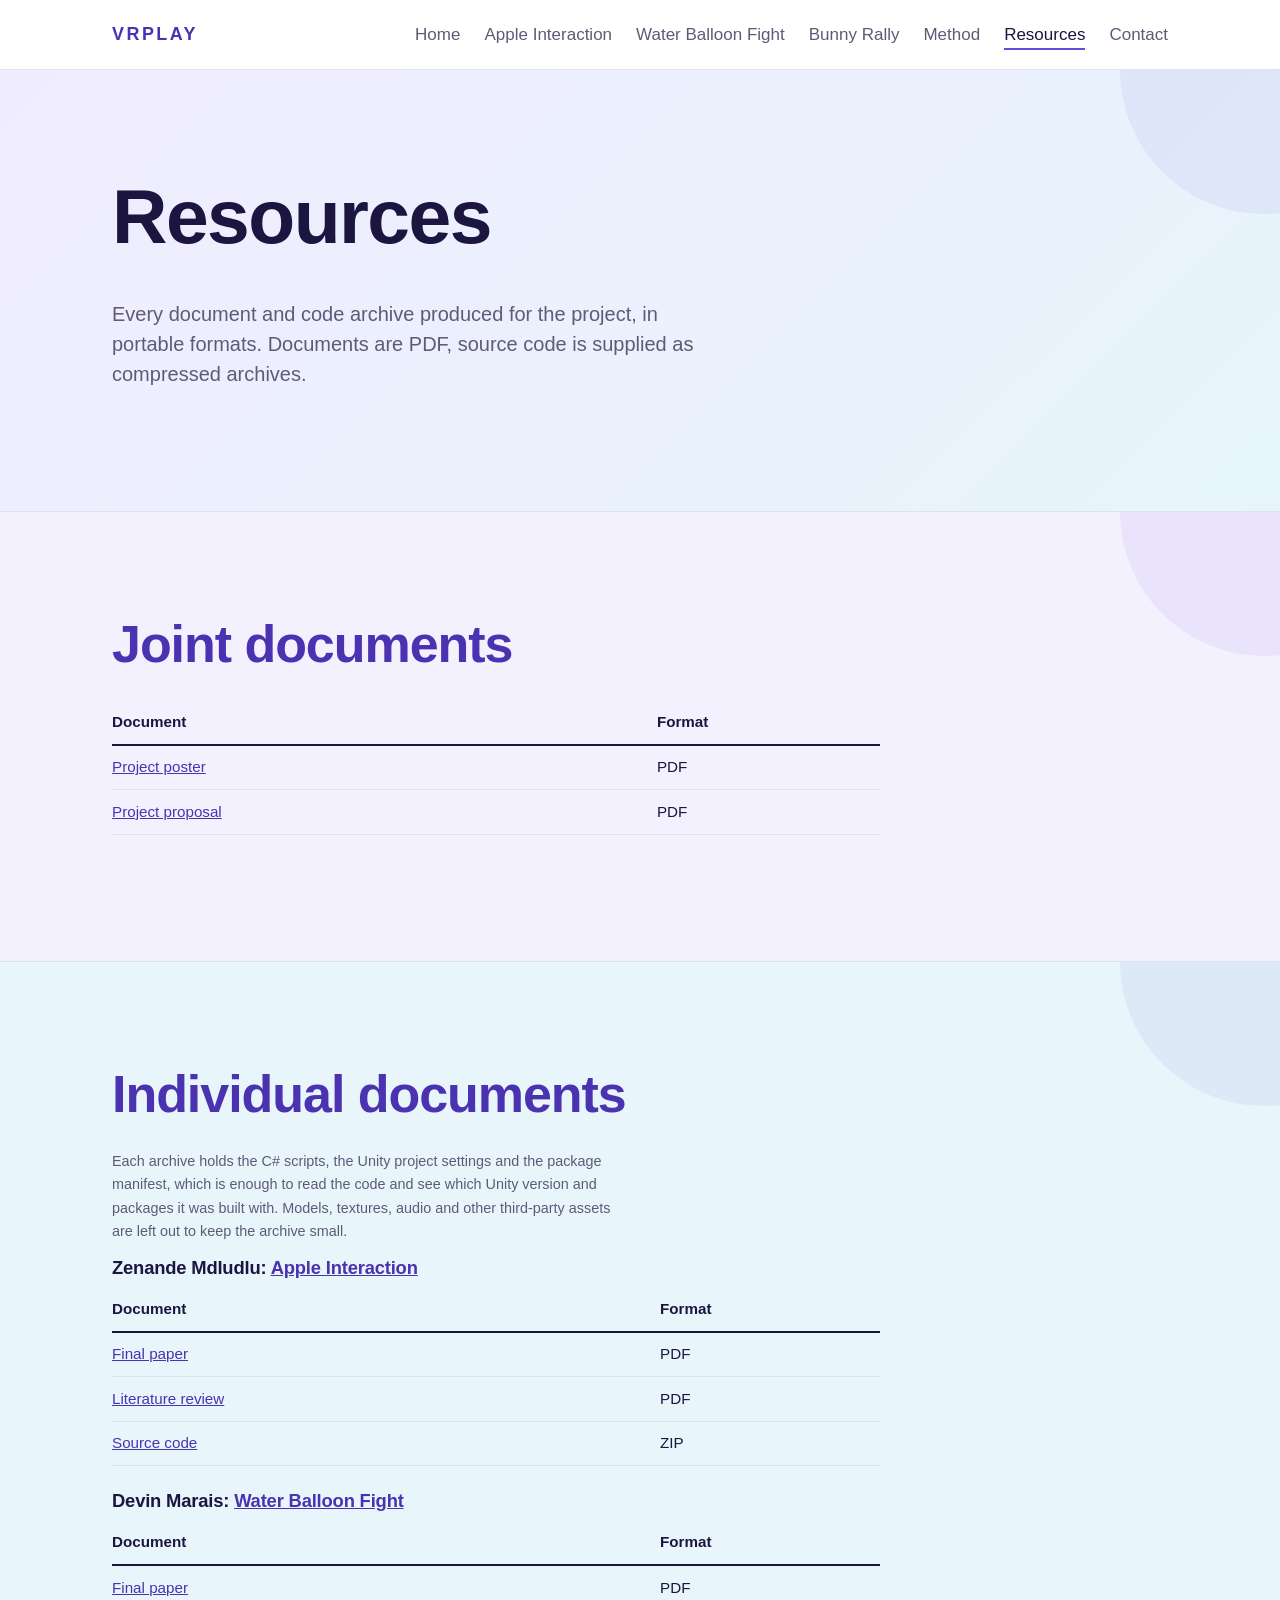
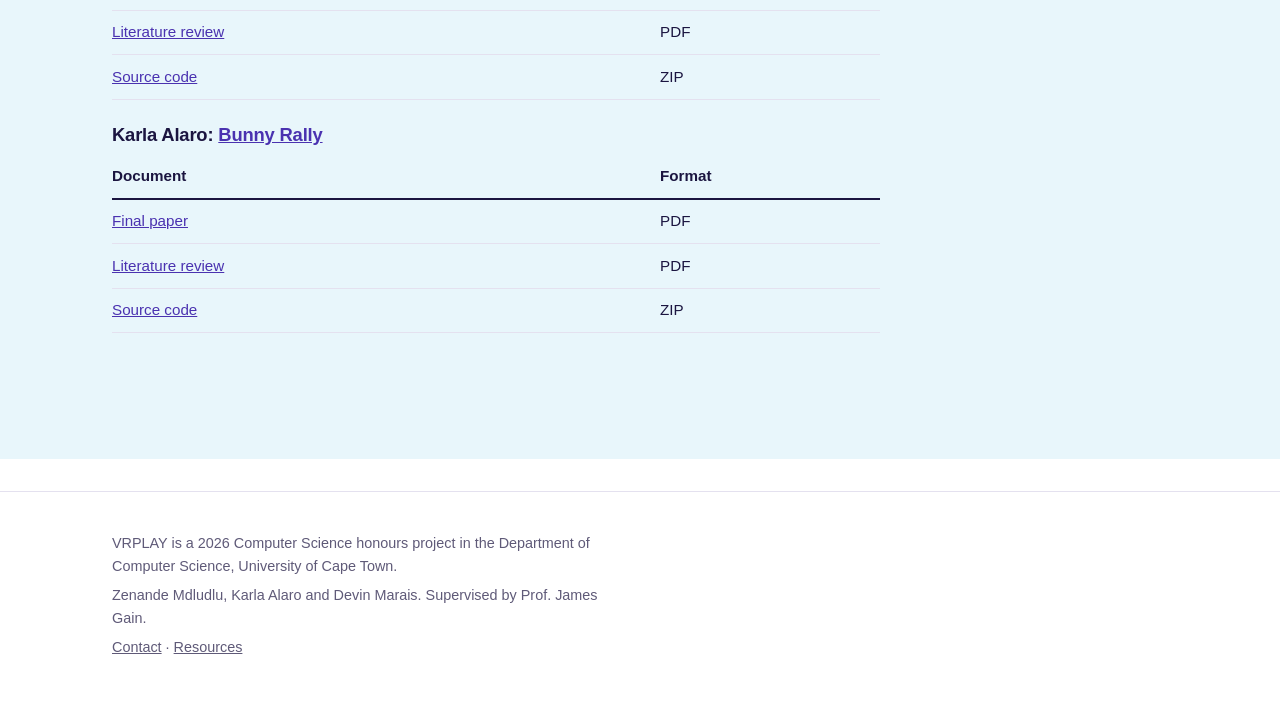
<file: resources.html>
<!DOCTYPE html>
<html lang="en">
<head>
  <meta charset="utf-8">
  <meta name="viewport" content="width=device-width, initial-scale=1">
  <title>Resources: VRPLAY</title>
  <meta name="description" content="VRPLAY: a 2026 Computer Science honours project at the University of Cape Town investigating whether a virtual environment can elicit Panksepp's PLAY emotion system.">
  <link rel="stylesheet" href="css/style.css">
</head>
<body class="support-page support-page--resources">
<header class="site-header">
  <div class="wrap">
    <a class="brand" href="index.html">VRPLAY</a>
    <nav class="site-nav" aria-label="Site">
      <ul>
        <li><a href="index.html">Home</a></li>
        <li><a href="apple-interaction.html">Apple Interaction</a></li>
        <li><a href="water-balloon-fight.html">Water Balloon Fight</a></li>
        <li><a href="bunny-rally.html">Bunny Rally</a></li>
        <li><a href="method.html">Method</a></li>
        <li><a href="resources.html" aria-current="page">Resources</a></li>
        <li><a href="contact.html">Contact</a></li>
      </ul>
    </nav>
  </div>
</header>
<main>

  <section class="page-title">
    <div class="wrap">
      <h1>Resources</h1>
      <p class="lede">Every document and code archive produced for the project, in portable formats. Documents are PDF, source code is supplied as compressed archives.</p>
    </div>
  </section>

  <section id="joint">
    <div class="wrap">
      <h2>Joint documents</h2>
      <div class="table-scroll">
      <table>
        <caption class="vh">Documents produced jointly by the team</caption>
        <thead>
          <tr><th scope="col">Document</th><th scope="col">Format</th></tr>
        </thead>
        <tbody>
          <tr><td><a href="docs/VRPLAY_Poster.pdf">Project poster</a></td><td>PDF</td></tr>
          <tr><td><a href="docs/VRPlay_Project_Proposal.pdf">Project proposal</a></td><td>PDF</td></tr>
        </tbody>
      </table>
      </div>
    </div>
  </section>

  <section id="individual">
    <div class="wrap">
      <h2>Individual documents</h2>
      <p class="code-note">Each archive holds the C# scripts, the Unity project settings and the package manifest, which is enough to read the code and see which Unity version and packages it was built with. Models, textures, audio and other third-party assets are left out to keep the archive small.</p>
      <h3>Zenande Mdludlu: <a href="apple-interaction.html">Apple Interaction</a></h3>
      <div class="table-scroll">
      <table>
        <caption class="vh">Documents by Zenande Mdludlu</caption>
        <thead>
          <tr><th scope="col">Document</th><th scope="col">Format</th></tr>
        </thead>
        <tbody>
          <tr><td><a href="docs/Mdludlu_Final_Paper.pdf">Final paper</a></td><td>PDF</td></tr>
          <tr><td><a href="docs/Mdludlu_Literature_Review.pdf">Literature review</a></td><td>PDF</td></tr>
          <tr><td><a href="code/AppleInteraction_source.zip">Source code</a></td><td>ZIP</td></tr>
        </tbody>
      </table>
      </div>
      <h3>Devin Marais: <a href="water-balloon-fight.html">Water Balloon Fight</a></h3>
      <div class="table-scroll">
      <table>
        <caption class="vh">Documents by Devin Marais</caption>
        <thead>
          <tr><th scope="col">Document</th><th scope="col">Format</th></tr>
        </thead>
        <tbody>
          <tr><td><a href="docs/Marais_Final_Paper.pdf">Final paper</a></td><td>PDF</td></tr>
          <tr><td><a href="docs/Marais_Literature_Review.pdf">Literature review</a></td><td>PDF</td></tr>
          <tr><td><a href="code/WaterBalloonFight_source.zip">Source code</a></td><td>ZIP</td></tr>
        </tbody>
      </table>
      </div>
      <h3>Karla Alaro: <a href="bunny-rally.html">Bunny Rally</a></h3>
      <div class="table-scroll">
      <table>
        <caption class="vh">Documents by Karla Alaro</caption>
        <thead>
          <tr><th scope="col">Document</th><th scope="col">Format</th></tr>
        </thead>
        <tbody>
          <tr><td><a href="docs/Karla_paper.pdf">Final paper</a></td><td>PDF</td></tr>
          <tr><td><a href="docs/Karla_lit_review.pdf">Literature review</a></td><td>PDF</td></tr>
          <tr><td><a href="code/HideAndSeek_source.zip">Source code</a></td><td>ZIP</td></tr>
        </tbody>
      </table>
      </div>
    </div>
  </section>
</main>
<footer class="site-footer">
  <div class="wrap">
    <p>VRPLAY is a 2026 Computer Science honours project in the Department of Computer Science, University of Cape Town.</p>
    <p>Zenande Mdludlu, Karla Alaro and Devin Marais. Supervised by Prof. James Gain.</p>
    <p><a href="contact.html">Contact</a> &middot; <a href="resources.html">Resources</a></p>
  </div>
</footer>
</body>
</html>
</file>
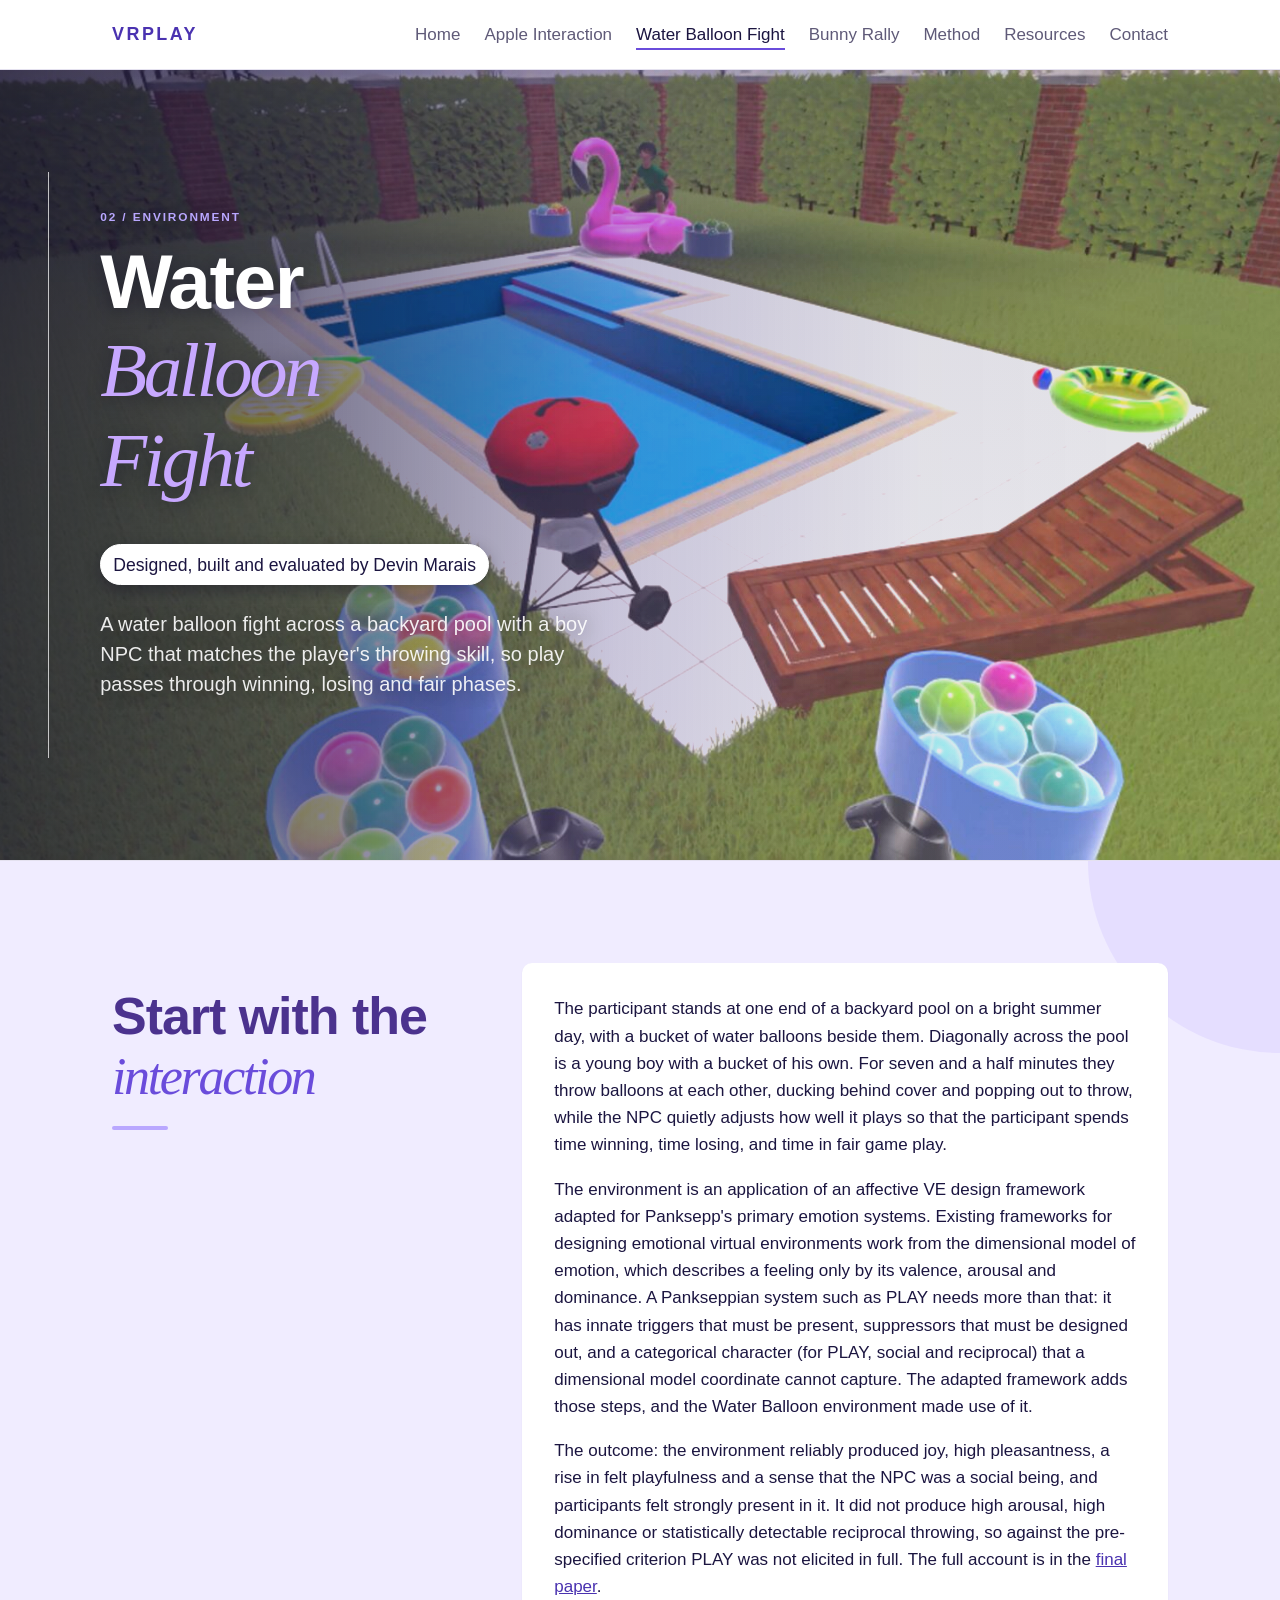
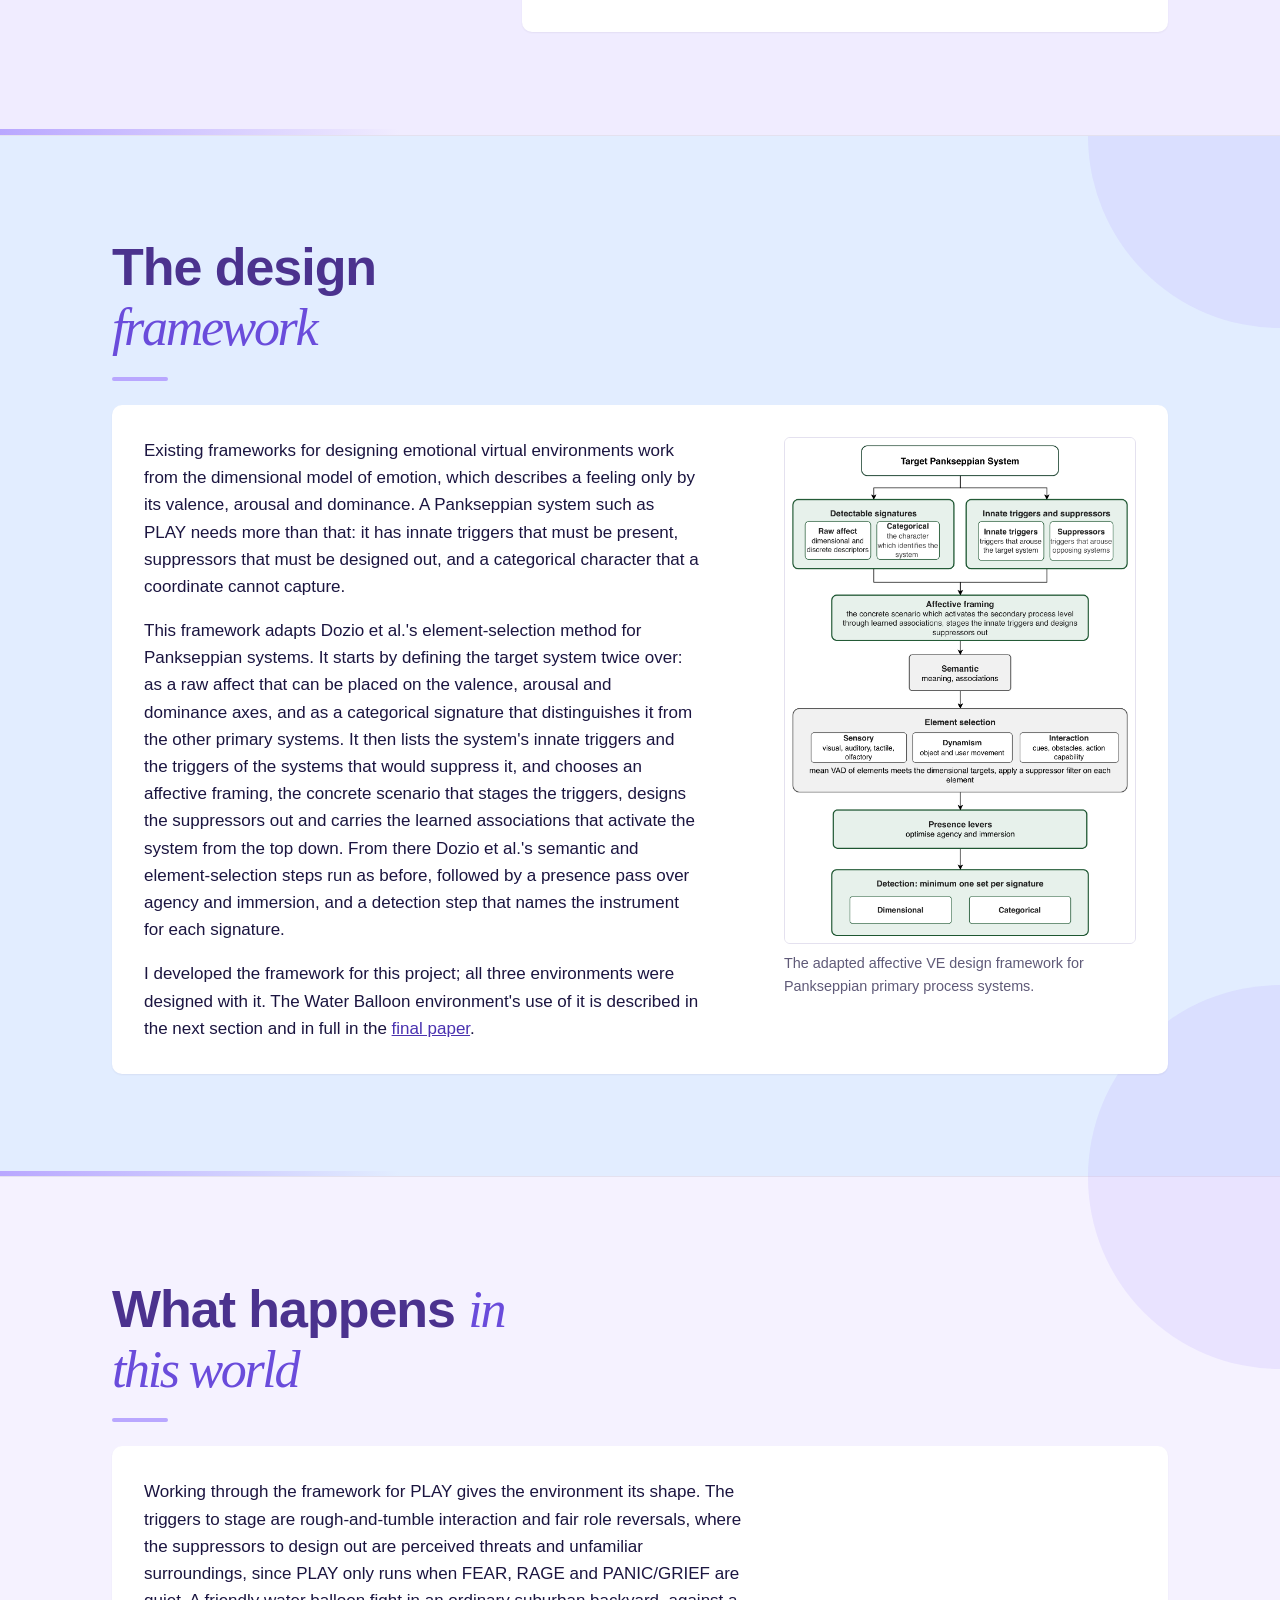
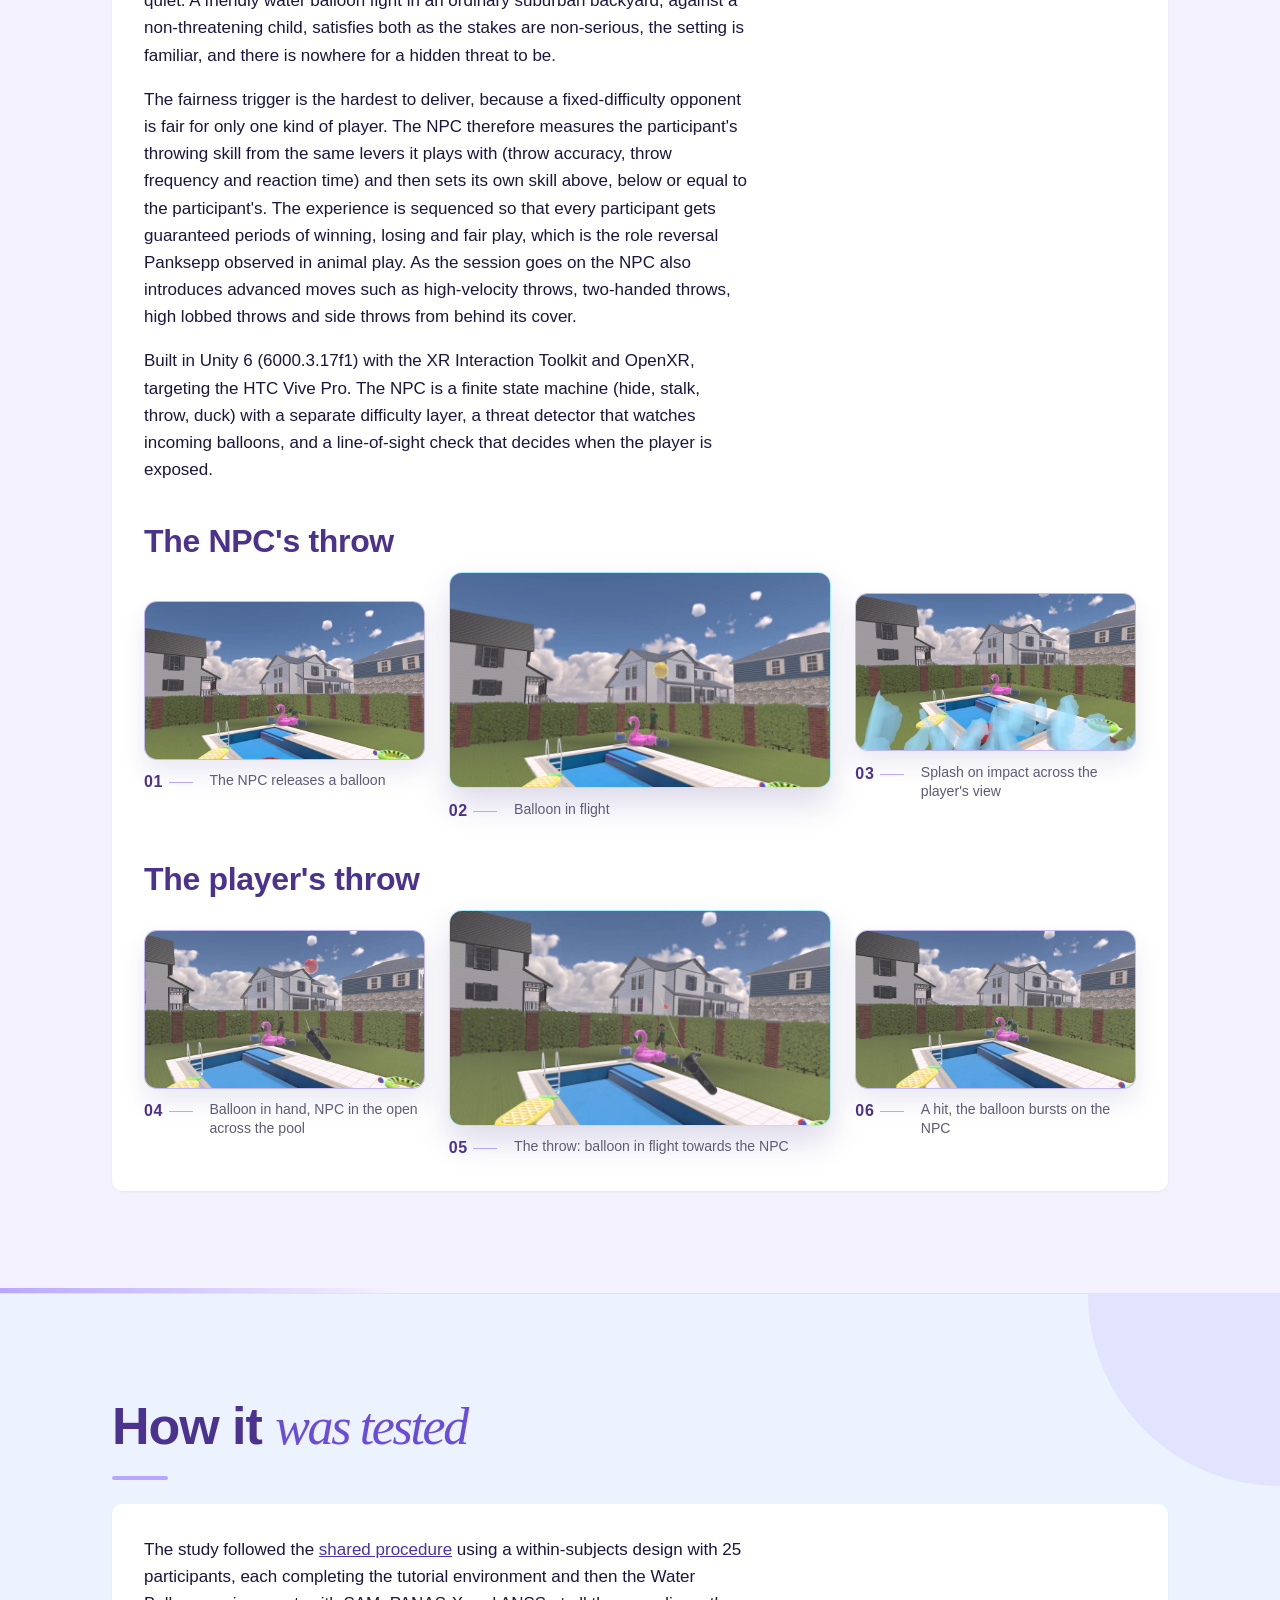
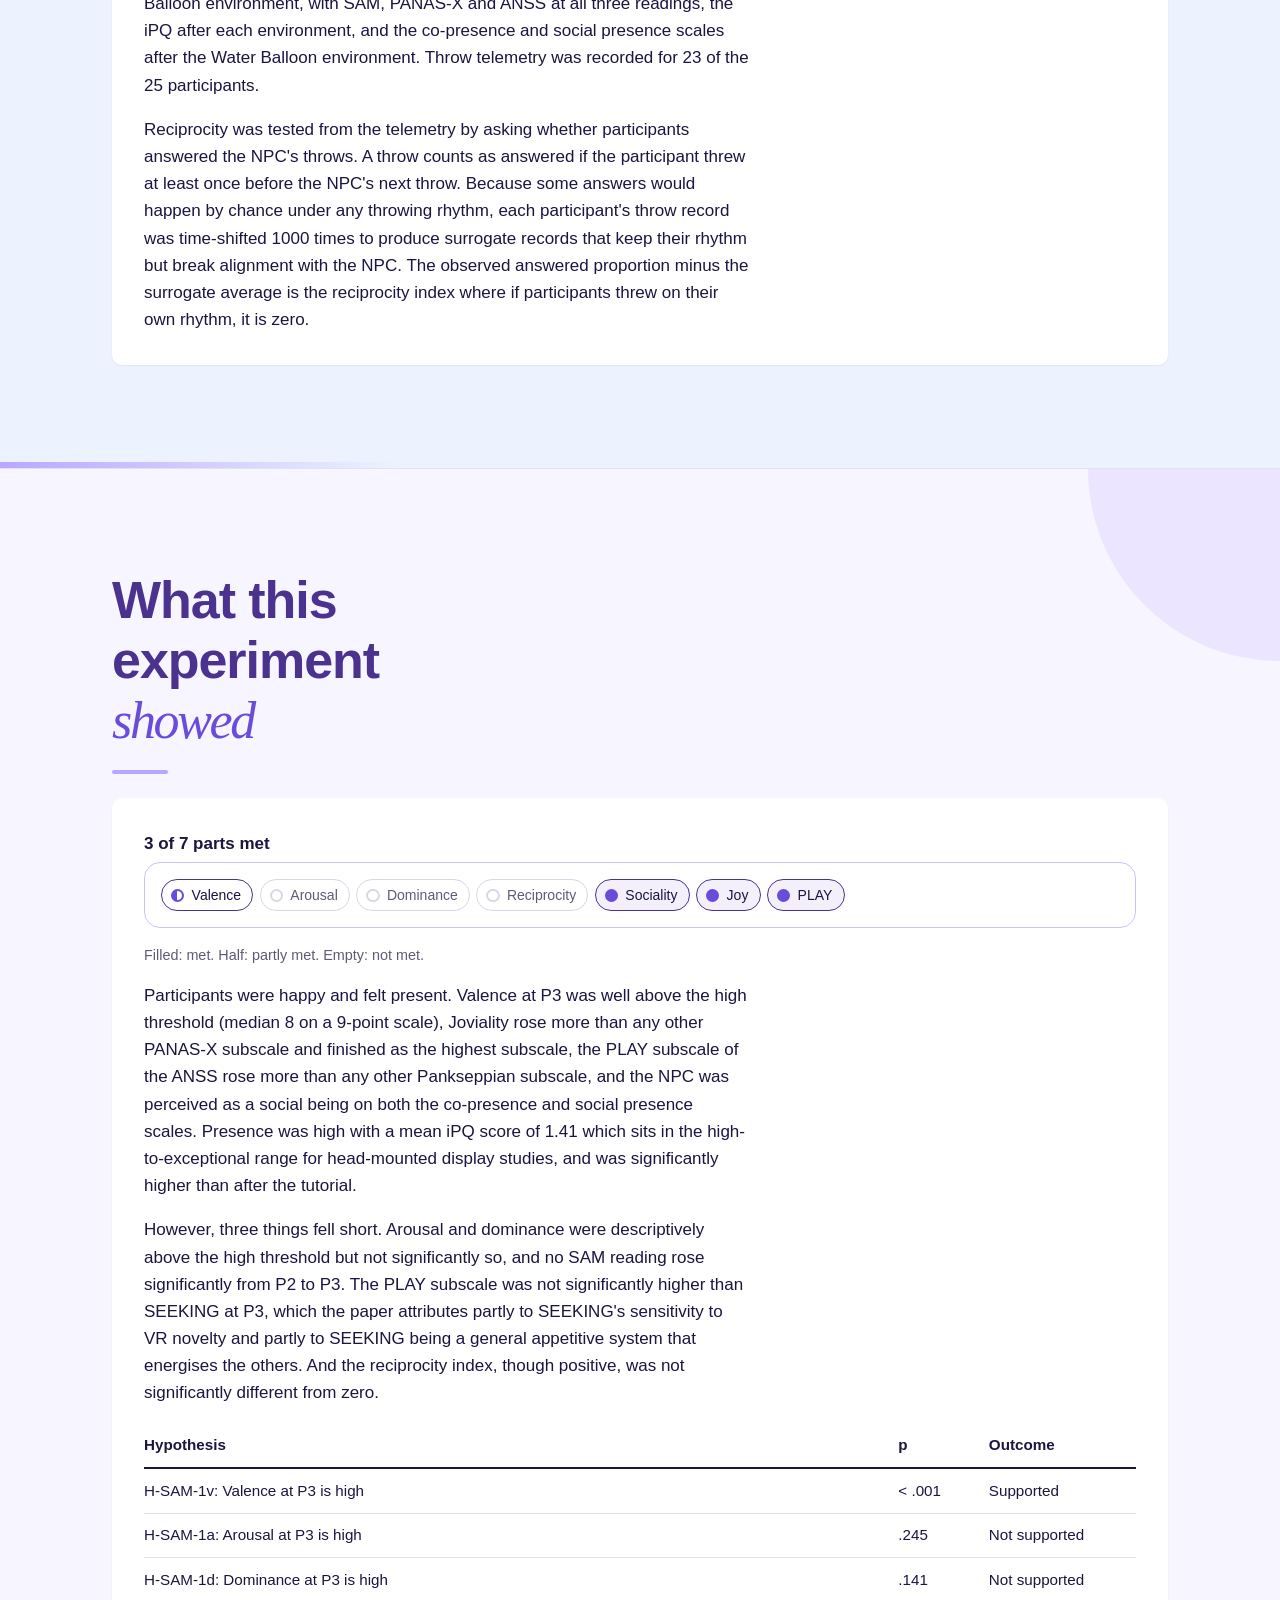
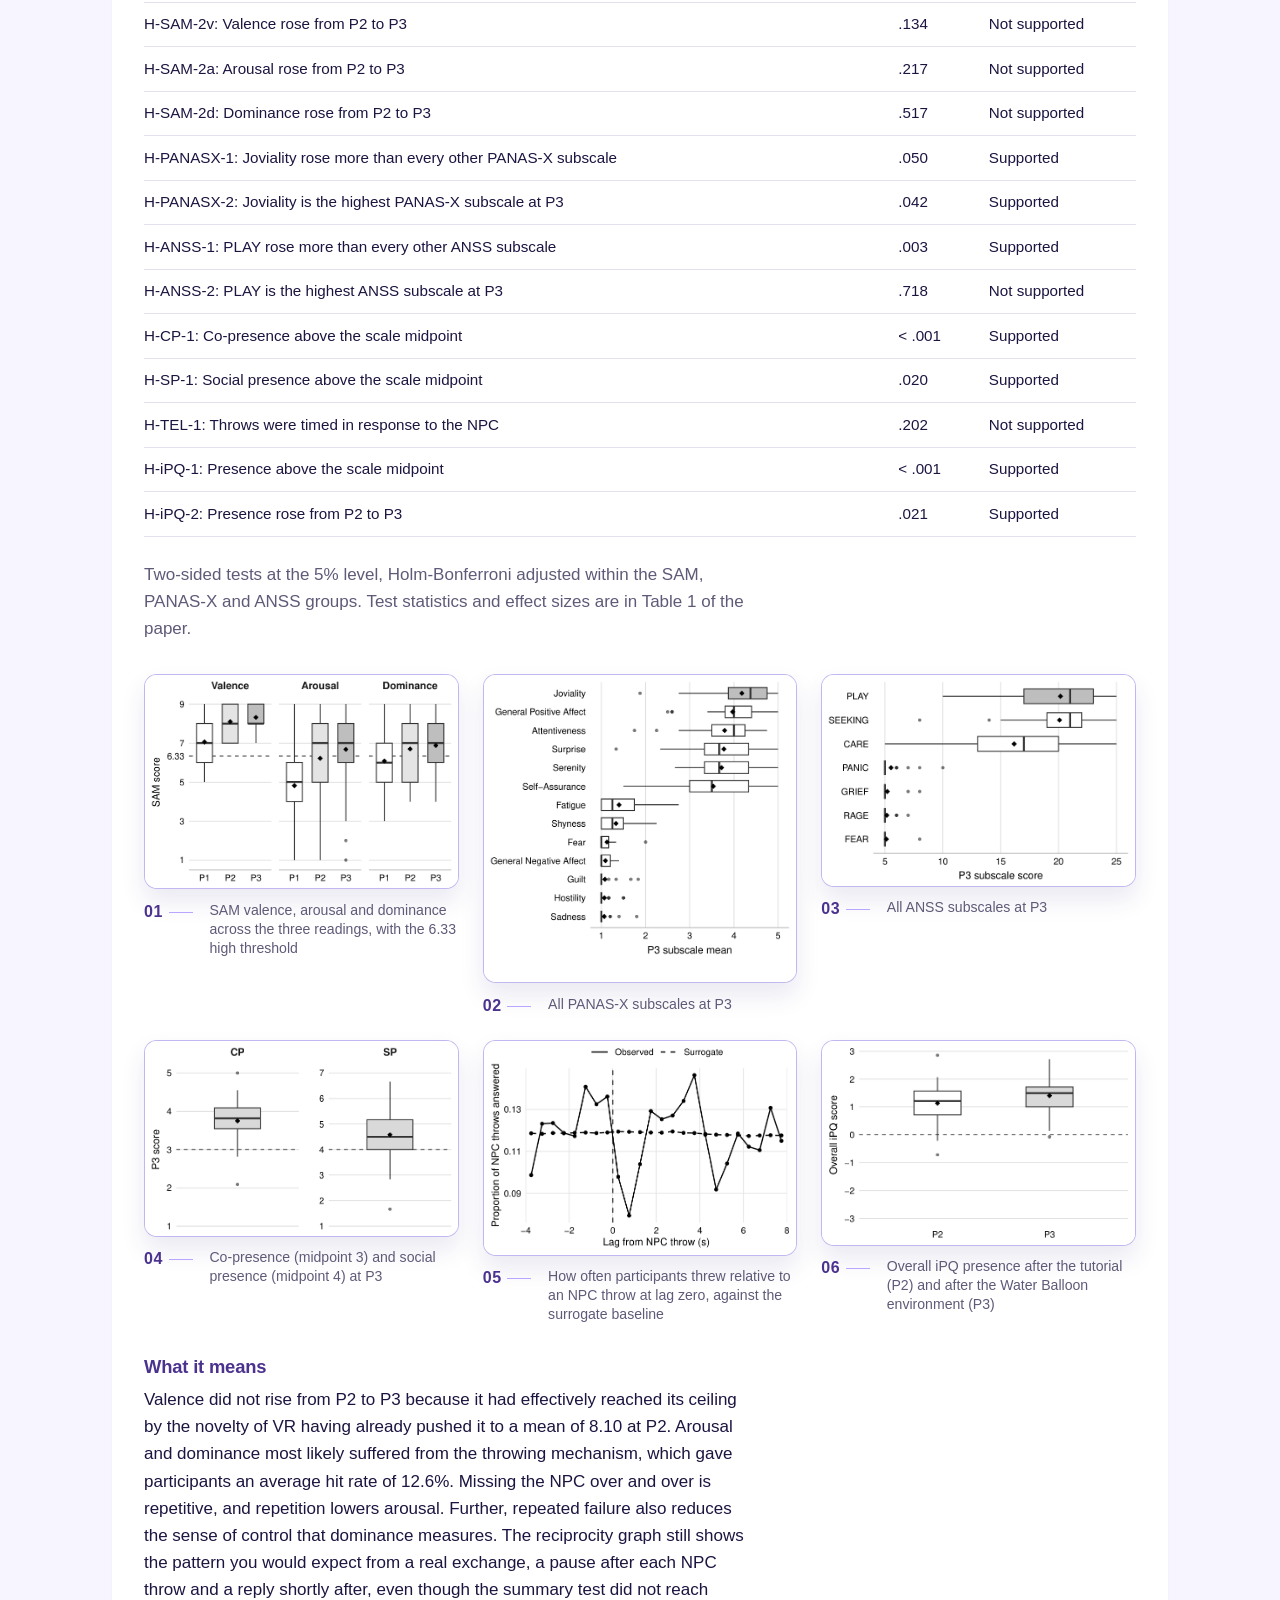
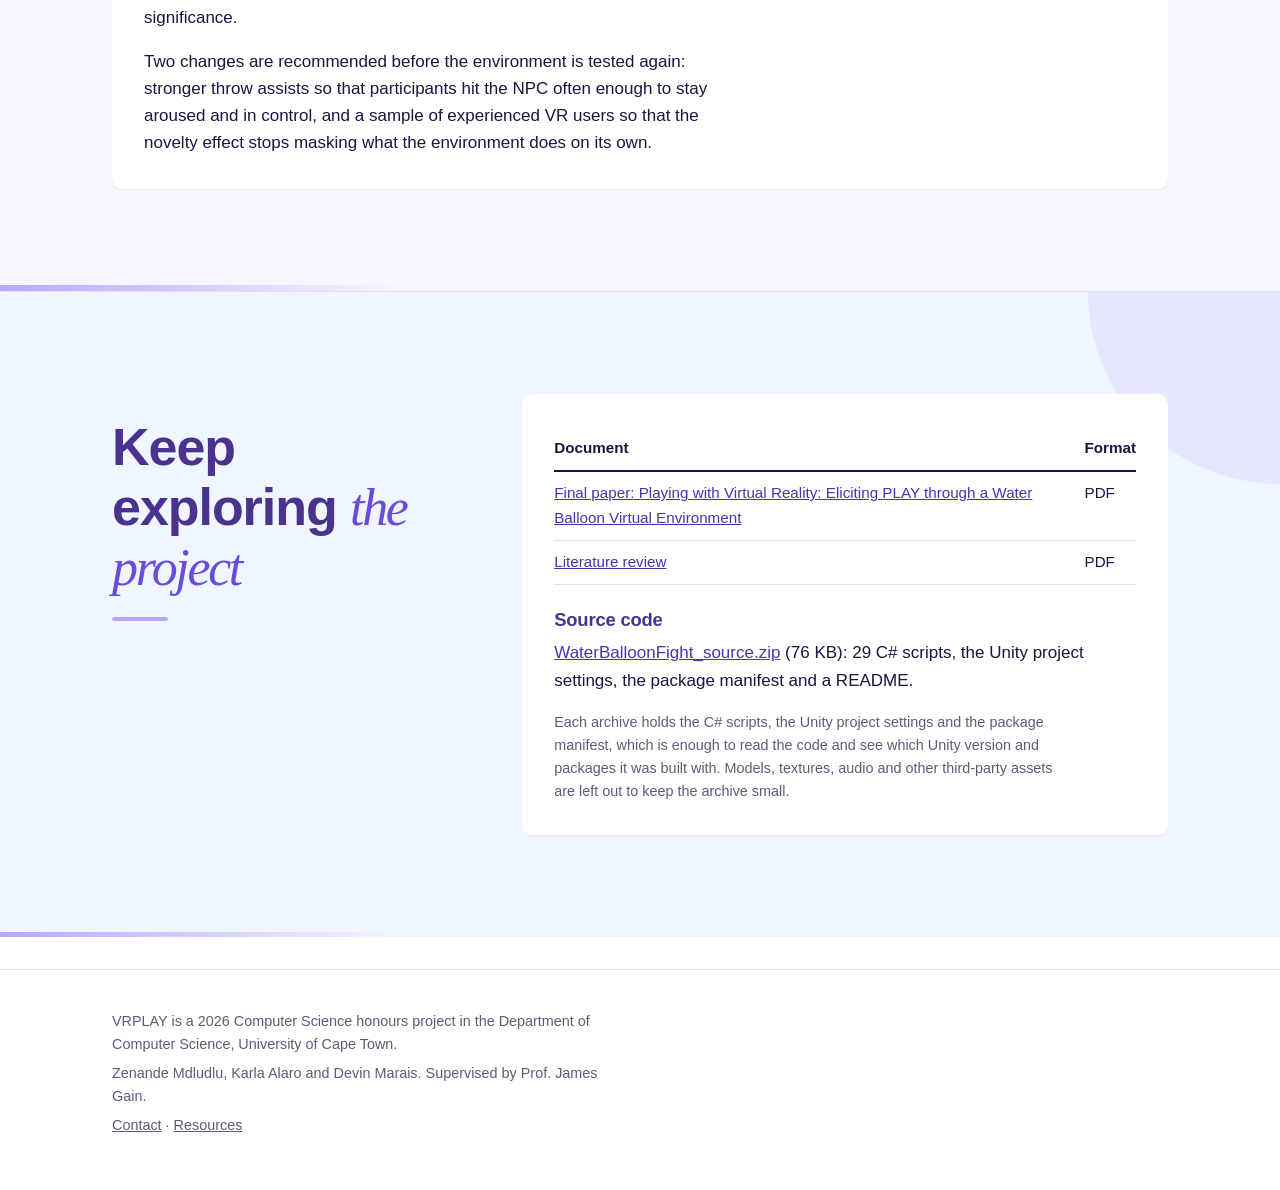
<file: water-balloon-fight.html>
<!DOCTYPE html>
<html lang="en">
<head>
  <meta charset="utf-8">
  <meta name="viewport" content="width=device-width, initial-scale=1">
  <title>Water Balloon Fight: VRPLAY</title>
  <meta name="description" content="VRPLAY: a 2026 Computer Science honours project at the University of Cape Town investigating whether a virtual environment can elicit Panksepp's PLAY emotion system.">
  <link rel="stylesheet" href="css/style.css">
</head>
<body class="environment-page environment-page--water">
<header class="site-header">
  <div class="wrap">
    <a class="brand" href="index.html">VRPLAY</a>
    <nav class="site-nav" aria-label="Site">
      <ul>
        <li><a href="index.html">Home</a></li>
        <li><a href="apple-interaction.html">Apple Interaction</a></li>
        <li><a href="water-balloon-fight.html" aria-current="page">Water Balloon Fight</a></li>
        <li><a href="bunny-rally.html">Bunny Rally</a></li>
        <li><a href="method.html">Method</a></li>
        <li><a href="resources.html">Resources</a></li>
        <li><a href="contact.html">Contact</a></li>
      </ul>
    </nav>
  </div>
</header>
<main>

  <section class="page-title">
    <div class="wrap">
      <div class="page-title-copy">
        <p class="section-kicker">02 / Environment</p>
        <h1>Water <em>Balloon Fight</em></h1>
        <p class="byline">Designed, built and evaluated by Devin Marais</p>
        <p class="lede">A water balloon fight across a backyard pool with a boy NPC that matches the player's throwing skill, so play passes through winning, losing and fair phases.</p>
      </div>
      <figure class="cover">
        <img src="img/water-balloon-fight.jpg" alt="Screenshot of the Water Balloon Fight environment: a backyard pool with buckets of water balloons in the foreground" width="1600" height="900" decoding="async">
      </figure>
    </div>
  </section>

  <section id="overview">
    <div class="wrap">
      <h2>Start with the <em>interaction</em></h2>
      <div class="panel">
      <p>The participant stands at one end of a backyard pool on a bright summer day, with a bucket of water balloons beside them. Diagonally across the pool is a young boy with a bucket of his own. For seven and a half minutes they throw balloons at each other, ducking behind cover and popping out to throw, while the NPC quietly adjusts how well it plays so that the participant spends time winning, time losing, and time in fair game play.</p>
      <p>The environment is an application of an affective VE design framework adapted for Panksepp's primary emotion systems. Existing frameworks for designing emotional virtual environments work from the dimensional model of emotion, which describes a feeling only by its valence, arousal and dominance. A Pankseppian system such as PLAY needs more than that: it has innate triggers that must be present, suppressors that must be designed out, and a categorical character (for PLAY, social and reciprocal) that a dimensional model coordinate cannot capture. The adapted framework adds those steps, and the Water Balloon environment made use of it.</p>
      <p>The outcome: the environment reliably produced joy, high pleasantness, a rise in felt playfulness and a sense that the NPC was a social being, and participants felt strongly present in it. It did not produce high arousal, high dominance or statistically detectable reciprocal throwing, so against the pre-specified criterion PLAY was not elicited in full. The full account is in the <a href="docs/Marais_Final_Paper.pdf">final paper</a>.</p>
      </div>
    </div>
  </section>

  <section id="framework">
    <div class="wrap">
      <h2>The design <em>framework</em></h2>
      <div class="panel">
      <div class="split">
        <div class="split-text">
          <p>Existing frameworks for designing emotional virtual environments work from the dimensional model of emotion, which describes a feeling only by its valence, arousal and dominance. A Pankseppian system such as PLAY needs more than that: it has innate triggers that must be present, suppressors that must be designed out, and a categorical character that a coordinate cannot capture.</p>
          <p>This framework adapts Dozio et al.'s element-selection method for Pankseppian systems. It starts by defining the target system twice over: as a raw affect that can be placed on the valence, arousal and dominance axes, and as a categorical signature that distinguishes it from the other primary systems. It then lists the system's innate triggers and the triggers of the systems that would suppress it, and chooses an affective framing, the concrete scenario that stages the triggers, designs the suppressors out and carries the learned associations that activate the system from the top down. From there Dozio et al.'s semantic and element-selection steps run as before, followed by a presence pass over agency and immersion, and a detection step that names the instrument for each signature.</p>
          <p>I developed the framework for this project; all three environments were designed with it. The Water Balloon environment's use of it is described in the next section and in full in the <a href="docs/Marais_Final_Paper.pdf">final paper</a>.</p>
        </div>
        <figure class="split-figure">
          <img src="img/wb-fig1-framework.png" alt="Flow diagram of the adapted framework: target system, then detectable signatures and innate triggers and suppressors, then affective framing, semantic, element selection, presence levers, and detection" width="1188" height="1756">
          <figcaption>The adapted affective VE design framework for Pankseppian primary process systems.</figcaption>
        </figure>
      </div>
      </div>
    </div>
  </section>

  <section id="design">
    <div class="wrap">
      <h2>What happens <em>in this world</em></h2>
      <div class="panel">
      <p>Working through the framework for PLAY gives the environment its shape. The triggers to stage are rough-and-tumble interaction and fair role reversals, where the suppressors to design out are perceived threats and unfamiliar surroundings, since PLAY only runs when FEAR, RAGE and PANIC/GRIEF are quiet. A friendly water balloon fight in an ordinary suburban backyard, against a non-threatening child, satisfies both as the stakes are non-serious, the setting is familiar, and there is nowhere for a hidden threat to be.</p>
      <p>The fairness trigger is the hardest to deliver, because a fixed-difficulty opponent is fair for only one kind of player. The NPC therefore measures the participant's throwing skill from the same levers it plays with (throw accuracy, throw frequency and reaction time) and then sets its own skill above, below or equal to the participant's. The experience is sequenced so that every participant gets guaranteed periods of winning, losing and fair play, which is the role reversal Panksepp observed in animal play. As the session goes on the NPC also introduces advanced moves such as high-velocity throws, two-handed throws, high lobbed throws and side throws from behind its cover.</p>
      <p>Built in Unity 6 (6000.3.17f1) with the XR Interaction Toolkit and OpenXR, targeting the HTC Vive Pro. The NPC is a finite state machine (hide, stalk, throw, duck) with a separate difficulty layer, a threat detector that watches incoming balloons, and a line-of-sight check that decides when the player is exposed.</p>
      <h3>The NPC's throw</h3>
      <div class="gallery">
        <figure class="gallery-supporting">
          <img src="img/wb-npc-throw.jpg" alt="The NPC releasing a balloon from behind the far side of the pool, seen from the player's position" width="1600" height="900">
          <figcaption><span class="gallery-number">01</span><span>The NPC releases a balloon</span></figcaption>
        </figure>
        <figure class="gallery-featured">
          <img src="img/wb-balloon-flight.jpg" alt="A balloon in the air over the pool, midway between the NPC and the player" width="1600" height="900">
          <figcaption><span class="gallery-number">02</span><span>Balloon in flight</span></figcaption>
        </figure>
        <figure class="gallery-supporting">
          <img src="img/wb-splash.jpg" alt="A blue splash of water across the player's view as the balloon lands" width="1600" height="900">
          <figcaption><span class="gallery-number">03</span><span>Splash on impact across the player's view</span></figcaption>
        </figure>
      </div>
      <h3>The player's throw</h3>
      <div class="gallery">
        <figure class="gallery-supporting">
          <img src="img/wb-player2.jpg" alt="The player's view: a red water balloon held up in the controller hand, with the NPC standing by the flamingo float across the pool" width="1600" height="900">
          <figcaption><span class="gallery-number">04</span><span>Balloon in hand, NPC in the open across the pool</span></figcaption>
        </figure>
        <figure class="gallery-featured">
          <img src="img/wb-player3.jpg" alt="The player's view after the throw: the balloon in flight over the pool towards the NPC, with a trail behind it" width="1600" height="900">
          <figcaption><span class="gallery-number">05</span><span>The throw: balloon in flight towards the NPC</span></figcaption>
        </figure>
        <figure class="gallery-supporting">
          <img src="img/wb-player4.jpg" alt="The NPC hit by a water balloon, with a splash of water around it next to the flamingo float" width="1600" height="900">
          <figcaption><span class="gallery-number">06</span><span>A hit, the balloon bursts on the NPC</span></figcaption>
        </figure>
      </div>
      </div>
    </div>
  </section>

  <section id="method">
    <div class="wrap">
      <h2>How it <em>was tested</em></h2>
      <div class="panel">
      <p>The study followed the <a href="method.html">shared procedure</a> using a within-subjects design with 25 participants, each completing the tutorial environment and then the Water Balloon environment, with SAM, PANAS-X and ANSS at all three readings, the iPQ after each environment, and the co-presence and social presence scales after the Water Balloon environment. Throw telemetry was recorded for 23 of the 25 participants.</p>
      <p>Reciprocity was tested from the telemetry by asking whether participants answered the NPC's throws. A throw counts as answered if the participant threw at least once before the NPC's next throw. Because some answers would happen by chance under any throwing rhythm, each participant's throw record was time-shifted 1000 times to produce surrogate records that keep their rhythm but break alignment with the NPC. The observed answered proportion minus the surrogate average is the reciprocity index where if participants threw on their own rhythm, it is zero.</p>
      </div>
    </div>
  </section>

  <section id="results" class="full">
    <div class="wrap">
      <h2>What this experiment <em>showed</em></h2>
      <div class="panel">
      <p class="verdict">3 of 7 parts met</p>
    <ul class="tally">
      <li class="part">Valence <span class="vh">(partly met)</span></li>
      <li class="none">Arousal <span class="vh">(not met)</span></li>
      <li class="none">Dominance <span class="vh">(not met)</span></li>
      <li class="none">Reciprocity <span class="vh">(not met)</span></li>
      <li class="met">Sociality <span class="vh">(met)</span></li>
      <li class="met">Joy <span class="vh">(met)</span></li>
      <li class="met">PLAY <span class="vh">(met)</span></li>
    </ul>
      <p class="tally-note">Filled: met. Half: partly met. Empty: not met.</p>
      <p>Participants were happy and felt present. Valence at P3 was well above the high threshold (median 8 on a 9-point scale), Joviality rose more than any other PANAS-X subscale and finished as the highest subscale, the PLAY subscale of the ANSS rose more than any other Pankseppian subscale, and the NPC was perceived as a social being on both the co-presence and social presence scales. Presence was high with a mean iPQ score of 1.41 which sits in the high-to-exceptional range for head-mounted display studies, and was significantly higher than after the tutorial.</p>
      <p>However, three things fell short. Arousal and dominance were descriptively above the high threshold but not significantly so, and no SAM reading rose significantly from P2 to P3. The PLAY subscale was not significantly higher than SEEKING at P3, which the paper attributes partly to SEEKING's sensitivity to VR novelty and partly to SEEKING being a general appetitive system that energises the others. And the reciprocity index, though positive, was not significantly different from zero.</p>
      <div class="table-scroll">
      <table>
        <caption class="vh">Outcome of every hypothesis</caption>
        <thead>
          <tr><th scope="col">Hypothesis</th><th scope="col">p</th><th scope="col">Outcome</th></tr>
        </thead>
        <tbody>
          <tr><td>H-SAM-1v: Valence at P3 is high</td><td>&lt; .001</td><td>Supported</td></tr>
          <tr><td>H-SAM-1a: Arousal at P3 is high</td><td>.245</td><td>Not supported</td></tr>
          <tr><td>H-SAM-1d: Dominance at P3 is high</td><td>.141</td><td>Not supported</td></tr>
          <tr><td>H-SAM-2v: Valence rose from P2 to P3</td><td>.134</td><td>Not supported</td></tr>
          <tr><td>H-SAM-2a: Arousal rose from P2 to P3</td><td>.217</td><td>Not supported</td></tr>
          <tr><td>H-SAM-2d: Dominance rose from P2 to P3</td><td>.517</td><td>Not supported</td></tr>
          <tr><td>H-PANASX-1: Joviality rose more than every other PANAS-X subscale</td><td>.050</td><td>Supported</td></tr>
          <tr><td>H-PANASX-2: Joviality is the highest PANAS-X subscale at P3</td><td>.042</td><td>Supported</td></tr>
          <tr><td>H-ANSS-1: PLAY rose more than every other ANSS subscale</td><td>.003</td><td>Supported</td></tr>
          <tr><td>H-ANSS-2: PLAY is the highest ANSS subscale at P3</td><td>.718</td><td>Not supported</td></tr>
          <tr><td>H-CP-1: Co-presence above the scale midpoint</td><td>&lt; .001</td><td>Supported</td></tr>
          <tr><td>H-SP-1: Social presence above the scale midpoint</td><td>.020</td><td>Supported</td></tr>
          <tr><td>H-TEL-1: Throws were timed in response to the NPC</td><td>.202</td><td>Not supported</td></tr>
          <tr><td>H-iPQ-1: Presence above the scale midpoint</td><td>&lt; .001</td><td>Supported</td></tr>
          <tr><td>H-iPQ-2: Presence rose from P2 to P3</td><td>.021</td><td>Supported</td></tr>
        </tbody>
      </table>
      </div>
      <p class="muted">Two-sided tests at the 5% level, Holm-Bonferroni adjusted within the SAM, PANAS-X and ANSS groups. Test statistics and effect sizes are in Table 1 of the paper.</p>
      <div class="gallery charts">
        <figure>
          <img src="img/wb-fig5-sam.png" alt="Box plots of SAM valence, arousal and dominance at P1, P2 and P3, with the 6.33 high threshold marked; valence sits clearly above it at P2 and P3, arousal and dominance straddle it" width="752" height="513">
          <figcaption><span class="gallery-number">01</span><span>SAM valence, arousal and dominance across the three readings, with the 6.33 high threshold</span></figcaption>
        </figure>
        <figure>
          <img src="img/wb-fig7-panasx.png" alt="Box plots of all 13 PANAS-X subscales at P3, with Joviality highest and the negative subscales at the floor" width="752" height="513">
          <figcaption><span class="gallery-number">02</span><span>All PANAS-X subscales at P3</span></figcaption>
        </figure>
        <figure>
          <img src="img/wb-fig9-anss.png" alt="Box plots of the seven ANSS subscales at P3, with PLAY and SEEKING both near 20 and the negative systems near the floor of 5" width="752" height="513">
          <figcaption><span class="gallery-number">03</span><span>All ANSS subscales at P3</span></figcaption>
        </figure>
        <figure>
          <img src="img/wb-fig10-cp-sp.png" alt="Box plots of co-presence and social presence at P3, both above their scale midpoints" width="752" height="513">
          <figcaption><span class="gallery-number">04</span><span>Co-presence (midpoint 3) and social presence (midpoint 4) at P3</span></figcaption>
        </figure>
        <figure>
          <img src="img/wb-fig11-telemetry.png" alt="Line graph of the proportion of NPC throws answered against time lag from the NPC's throw, with a spike before the throw and a dip after it, against a flat surrogate line" width="752" height="513">
          <figcaption><span class="gallery-number">05</span><span>How often participants threw relative to an NPC throw at lag zero, against the surrogate baseline</span></figcaption>
        </figure>
        <figure>
          <img src="img/wb-fig12-ipq.png" alt="Box plots of overall iPQ presence at P2 and P3, both above zero, P3 higher" width="752" height="513">
          <figcaption><span class="gallery-number">06</span><span>Overall iPQ presence after the tutorial (P2) and after the Water Balloon environment (P3)</span></figcaption>
        </figure>
      </div>
      <h3>What it means</h3>
      <p>Valence did not rise from P2 to P3 because it had effectively reached its ceiling by the novelty of VR having already pushed it to a mean of 8.10 at P2. Arousal and dominance most likely suffered from the throwing mechanism, which gave participants an average hit rate of 12.6%. Missing the NPC over and over is repetitive, and repetition lowers arousal. Further, repeated failure also reduces the sense of control that dominance measures. The reciprocity graph still shows the pattern you would expect from a real exchange, a pause after each NPC throw and a reply shortly after, even though the summary test did not reach significance.</p>
      <p>Two changes are recommended before the environment is tested again: stronger throw assists so that participants hit the NPC often enough to stay aroused and in control, and a sample of experienced VR users so that the novelty effect stops masking what the environment does on its own.</p>
      </div>
    </div>
  </section>

  <section id="documents">
    <div class="wrap">
      <h2>Keep exploring <em>the project</em></h2>
      <div class="panel">
      <div class="table-scroll">
      <table>
        <caption class="vh">Documents for the Water Balloon Fight environment</caption>
        <thead>
          <tr><th scope="col">Document</th><th scope="col">Format</th></tr>
        </thead>
        <tbody>
          <tr><td><a href="docs/Marais_Final_Paper.pdf">Final paper: Playing with Virtual Reality: Eliciting PLAY through a Water Balloon Virtual Environment</a></td><td>PDF</td></tr>
          <tr><td><a href="docs/Marais_Literature_Review.pdf">Literature review</a></td><td>PDF</td></tr>
        </tbody>
      </table>
      </div>
      <h3>Source code</h3>
      <p><a href="code/WaterBalloonFight_source.zip">WaterBalloonFight_source.zip</a> (76 KB): 29 C# scripts, the Unity project settings, the package manifest and a README.</p>
      <p class="code-note">Each archive holds the C# scripts, the Unity project settings and the package manifest, which is enough to read the code and see which Unity version and packages it was built with. Models, textures, audio and other third-party assets are left out to keep the archive small.</p>
      </div>
    </div>
  </section>
</main>
<footer class="site-footer">
  <div class="wrap">
    <p>VRPLAY is a 2026 Computer Science honours project in the Department of Computer Science, University of Cape Town.</p>
    <p>Zenande Mdludlu, Karla Alaro and Devin Marais. Supervised by Prof. James Gain.</p>
    <p><a href="contact.html">Contact</a> &middot; <a href="resources.html">Resources</a></p>
  </div>
</footer>
</body>
</html>
</file>
<file: css/style.css>
/* VRPLAY project website
   One stylesheet for every page. Edit the values under :root to retheme.
   The site must stay static and self-contained: no external fonts or scripts. */

:root {
  --paper: #ffffff;
  --ink: #1b1540;
  --muted: #5f5a78;
  --accent: #6a4cdb;
  --accent-deep: #4a32b0;
  --tint: #f3f0fb;
  --line: #e4e1ef;
  --faint: #d9d6e6;

  --measure: 64ch;
  --wide: 72rem;
  --gutter: clamp(1.25rem, 4vw, 3rem);

  --font: -apple-system, BlinkMacSystemFont, "Segoe UI", "Helvetica Neue", Arial, sans-serif;
}

/* ---- base ---------------------------------------------------------- */

* { box-sizing: border-box; }

html { scroll-behavior: smooth; }

@media (prefers-reduced-motion: reduce) {
  html { scroll-behavior: auto; }
  .hero-figure img { animation: none; }
}

body {
  margin: 0;
  font-family: var(--font);
  font-size: 1.0625rem;
  line-height: 1.6;
  color: var(--ink);
  background: var(--paper);
}

h1, h2, h3 {
  font-weight: 600;
  letter-spacing: -0.02em;
  line-height: 1.15;
  margin: 0 0 0.5em;
}

h1 { font-size: clamp(2.25rem, 5vw, 3.5rem); max-width: 22ch; }
h2 { font-size: clamp(2rem, 4.4vw, 3.25rem); margin-top: 0; max-width: 18ch; }
h3 { font-size: 1.15rem; letter-spacing: -0.01em; }

h1 em, h2 em {
  font-family: Georgia, "Times New Roman", serif;
  font-weight: 400;
  letter-spacing: -0.045em;
  color: var(--accent);
}

p, ul, ol, table { max-width: var(--measure); }
p { margin: 0 0 1em; }
ul, ol { padding-left: 1.25em; margin: 0 0 1em; }
li { margin-bottom: 0.35em; }

a { color: var(--accent-deep); }
a:hover { color: var(--accent); }
a:focus-visible,
button:focus-visible {
  outline: 3px solid var(--accent);
  outline-offset: 3px;
  border-radius: 2px;
}

img { max-width: 100%; height: auto; display: block; }

.muted { color: var(--muted); }

.vh {
  position: absolute;
  width: 1px; height: 1px;
  overflow: hidden;
  clip: rect(0 0 0 0);
  white-space: nowrap;
}

/* ---- layout -------------------------------------------------------- */

.wrap {
  max-width: var(--wide);
  margin: 0 auto;
  padding: 0 var(--gutter);
}

main > section {
  position: relative;
  overflow: hidden;
  padding: clamp(4rem, 8vw, 7rem) 0;
  border-top: 1px solid var(--line);
}

main > section:first-child { border-top: 0; }

.lede {
  font-size: 1.25rem;
  line-height: 1.5;
  color: var(--muted);
  max-width: 54ch;
}

.section-kicker {
  margin: 0 0 0.75rem;
  color: var(--accent-deep);
  font-size: 0.74rem;
  font-weight: 800;
  letter-spacing: 0.16em;
  line-height: 1.2;
  text-transform: uppercase;
}

/* Alternating washes make the long page feel like a sequence of chapters. */
main > section:nth-of-type(2) { background: #f3f0fb; }
main > section:nth-of-type(3) { background: #dfeaff; }
main > section:nth-of-type(4) { background: #e5efff; }
main > section:nth-of-type(5) { background: #ebe5ff; }
main > section:nth-of-type(6) { background: #f1edff; }

main > section:not(.hero)::before {
  content: "";
  position: absolute;
  width: 18rem;
  height: 18rem;
  right: -8rem;
  top: -9rem;
  border-radius: 50%;
  background: rgba(106, 76, 219, 0.08);
  pointer-events: none;
}

main > section:nth-of-type(4)::before {
  background: rgba(126, 190, 255, 0.24);
}

/* ---- header and navigation ---------------------------------------- */

.site-header {
  padding: 1.25rem 0;
  border-bottom: 1px solid var(--line);
}

.site-header .wrap {
  display: flex;
  flex-wrap: wrap;
  align-items: center;
  gap: 0.75rem 2rem;
}

.brand {
  display: inline-flex;
  align-items: center;
  gap: 0.55rem;
  font-size: 1.12rem;
  font-weight: 800;
  letter-spacing: 0.14em;
  text-decoration: none;
  color: var(--accent-deep);
  margin-right: auto;
}

.site-nav ul {
  list-style: none;
  margin: 0;
  padding: 0;
  display: flex;
  flex-wrap: wrap;
  gap: 0.25rem 1.5rem;
  max-width: none;
}

.site-nav li { margin: 0; }

.site-nav a {
  color: var(--muted);
  text-decoration: none;
  padding: 0.25rem 0;
  border-bottom: 2px solid transparent;
}

.site-nav a:hover { color: var(--ink); }
.site-nav a[aria-current="page"] {
  color: var(--ink);
  border-bottom-color: var(--accent);
}

/* ---- home hero -----------------------------------------------------
   The one loud moment on the site. Full-bleed violet band, the VRPLAY
   wordmark at full size, the character from the poster, and two routes
   into the rest of the site. Everything after it goes back to white.  */

.hero {
  position: relative;
  overflow: hidden;
  padding: 0;
  border-top: 0;
  color: #ffffff;
  background-color: #4a2fc4;
  background-image:
    radial-gradient(circle at 12% 18%, rgba(255, 111, 214, 0.55), rgba(255, 111, 214, 0) 42%),
    radial-gradient(circle at 88% 88%, rgba(126, 241, 255, 0.45), rgba(126, 241, 255, 0) 40%),
    radial-gradient(circle at 70% 10%, rgba(240, 246, 150, 0.35), rgba(240, 246, 150, 0) 32%),
    linear-gradient(135deg, #3517a8 0%, #5a37e0 55%, #8b4ff0 100%);
}

.hero .wrap {
  display: grid;
  grid-template-columns: minmax(0, 1.5fr) minmax(0, 1fr);
  align-items: end;
  gap: 2rem 3rem;
}

.hero-copy { padding: 4.5rem 0 4rem; }

.hero .logo {
  width: min(42rem, 100%);
  margin-bottom: 2.25rem;
  filter: drop-shadow(0 18px 30px rgba(20, 8, 70, 0.45));
}

.hero h1 {
  color: #ffffff;
  margin-bottom: 1rem;
  text-shadow: 0 2px 18px rgba(20, 8, 70, 0.35);
}

.hero .lede {
  color: rgba(255, 255, 255, 0.88);
  margin-bottom: 2rem;
}

.hero-links {
  list-style: none;
  padding: 0;
  margin: 0;
  display: flex;
  flex-wrap: wrap;
  gap: 0.75rem;
  max-width: none;
}

.hero-links li { margin: 0; }

.hero-links a {
  display: inline-block;
  padding: 0.7rem 1.3rem;
  border-radius: 999px;
  text-decoration: none;
  font-weight: 600;
  color: var(--ink);
  background: #d9d0ff;
  border: 2px solid #d9d0ff;
}

.hero-links a:hover { background: #e8e2ff; border-color: #e8e2ff; color: var(--ink); }

.hero-links .ghost {
  color: #ffffff;
  background: transparent;
  border-color: rgba(255, 255, 255, 0.7);
}

.hero-links .ghost:hover { background: rgba(255, 255, 255, 0.12); border-color: #ffffff; color: #ffffff; }

.hero-links a:focus-visible { outline-color: #ffffff; }

.hero-figure {
  margin: 0;
  align-self: end;
  justify-self: end;
  max-width: 24rem;
  width: 100%;
  padding-top: 2rem;
}

.hero-figure img {
  width: 100%;
  margin-bottom: -2.5rem;
  filter: drop-shadow(0 24px 40px rgba(20, 8, 70, 0.5));
  transform-origin: 50% 100%;
  animation: hero-character-float 5.5s ease-in-out infinite;
  will-change: transform;
}

@keyframes hero-character-float {
  0%, 100% { transform: translate3d(0, 0, 0) rotate(0deg); }
  25% { transform: translate3d(0.15rem, -0.35rem, 0) rotate(0.5deg); }
  50% { transform: translate3d(0, -0.7rem, 0) rotate(0deg); }
  75% { transform: translate3d(-0.15rem, -0.35rem, 0) rotate(-0.5deg); }
}

@media (max-width: 52rem) {
  .hero .wrap { grid-template-columns: 1fr; }
  .hero-copy { padding: 3rem 0 2rem; }
  .hero-figure { max-width: 16rem; justify-self: center; padding-top: 0; }
  .hero-figure img { margin-bottom: -1.5rem; }
  .page-title h1 { max-width: none; }
}

/* ---- page title block (VE pages) ---------------------------------- */

.page-title {
  position: relative;
  min-height: clamp(36rem, 72vh, 50rem);
  padding: 0;
  overflow: hidden;
  border-top: 0;
  background: #1b1540;
}

.page-title .wrap {
  position: relative;
  display: block;
  min-height: clamp(36rem, 72vh, 50rem);
  max-width: none;
  padding-top: clamp(3rem, 8vw, 7rem);
  padding-bottom: clamp(3rem, 8vw, 7rem);
  background: transparent;
}

.page-title .wrap::after {
  content: "";
  position: absolute;
  z-index: 1;
  top: 0; right: 0; bottom: 0; left: 0;
  pointer-events: none;
  background:
    linear-gradient(90deg, rgba(17, 13, 45, 0.7) 0%, rgba(27, 21, 64, 0.5) 25%, rgba(59, 40, 139, 0.18) 48%, rgba(59, 40, 139, 0.02) 72%, rgba(59, 40, 139, 0) 88%),
    linear-gradient(180deg, rgba(27, 21, 64, 0.15), rgba(27, 21, 64, 0.08));
}

.page-title .section-kicker { color: var(--page-accent, #b9a7ff); }

.page-title-copy {
  position: relative;
  z-index: 2;
  display: flex;
  flex-direction: column;
  justify-content: center;
  min-height: clamp(30rem, 58vh, 42rem);
  max-width: 39rem;
  padding: clamp(1.5rem, 3vw, 2.5rem) clamp(1.5rem, 4vw, 3.5rem);
  border-left: 1px solid rgba(255, 255, 255, 0.72);
  color: #ffffff;
  text-shadow: 0 0.15rem 1.2rem rgba(8, 5, 28, 0.42);
}

.page-title-copy .section-kicker { color: var(--page-accent, #b9a7ff); }
.page-title-copy .byline,
.page-title-copy .lede { color: rgba(255, 255, 255, 0.9); }
.page-title-copy .byline {
  display: inline-flex;
  align-self: flex-start;
  width: fit-content;
  padding: 0.35rem 0.75rem;
  color: #ffffff;
  background: rgba(8, 5, 28, 0.72);
  border: 1px solid rgba(255, 255, 255, 0.5);
  border-radius: 999px;
  box-shadow: 0 0.35rem 1rem rgba(8, 5, 28, 0.28);
  text-shadow: none;
}
.page-title-copy h1 { color: #ffffff; }

.page-title h1 {
  font-size: clamp(3rem, 6vw, 5.25rem);
  max-width: 8ch;
}

.page-title h1 em {
  color: #c7a8ff;
}

.page-title .byline {
  font-size: 1.1rem;
  color: var(--muted);
  margin: 0 0 1.5rem;
}

/* Keep the credit readable over every environment image. This comes after
   the general byline rule so it cannot be overridden by the page title styles. */
.page-title .page-title-copy .byline {
  color: var(--ink);
  background: #ffffff;
  border-color: #ffffff;
  box-shadow: 0 0.35rem 1rem rgba(8, 5, 28, 0.35);
}

.page-title .cover {
  position: absolute;
  z-index: 0;
  top: 0; right: 0; bottom: 0; left: 0;
  margin: 0;
  border: 0;
  border-radius: 0;
  overflow: hidden;
  background: #1b1540;
  box-shadow: none;
}

.page-title .cover img {
  width: 100%;
  height: 100%;
  object-fit: cover;
  object-position: center;
  image-rendering: auto;
  filter: brightness(1.12) saturate(1.12) contrast(1.05);
}

/* Resources and Contact use an editorial intro rather than an image hero.
   Keep them independent from the full-bleed environment-page treatment. */

.support-page .page-title {
  min-height: auto;
  padding: clamp(4rem, 8vw, 7rem) 0;
  background: linear-gradient(135deg, #f0ecff 0%, #e6f5fb 100%);
}

.support-page .page-title .wrap {
  min-height: auto;
  max-width: var(--wide);
  padding-top: 0;
  padding-bottom: 0;
}

.support-page .page-title .wrap::after {
  display: none;
}

.support-page .page-title h1,
.support-page .page-title .lede {
  position: relative;
  z-index: 2;
}

.support-page .page-title h1 {
  color: var(--ink);
  max-width: 12ch;
}

.support-page .page-title .lede {
  color: var(--muted);
}

.support-page main > section:nth-of-type(2) { background: #f4f1ff; }
.support-page main > section:nth-of-type(3) { background: #e8f6fb; }
.support-page main > section:nth-of-type(4) { background: #f2efff; }

.support-page main > section:not(.page-title) h2 {
  color: var(--accent-deep);
}

/* ---- environment pages -------------------------------------------
   These sections echo the homepage's chapter rhythm, but use a quieter
   editorial layout so each environment feels like its own case study. */

.environment-page {
  --page-accent: #b9a7ff;
  --page-wash: #f0ecff;
  --page-wash-strong: #e2edff;
  --page-wash-soft: #f5f2ff;
  --page-wash-strong-soft: #ecf3ff;
  --page-wash-faint: #f7f5ff;
  --page-wash-strong-faint: #f0f6ff;
  --page-deep: #4b328e;
}

.environment-page--apple {
  --page-accent: #b9a7ff;
  --page-wash: #f0ecff;
  --page-wash-strong: #e2edff;
  --page-wash-soft: #f5f2ff;
  --page-wash-strong-soft: #ecf3ff;
  --page-wash-faint: #f7f5ff;
  --page-wash-strong-faint: #f0f6ff;
  --page-deep: #4b328e;
}

.environment-page--water {
  --page-accent: #b9a7ff;
  --page-wash: #f0ecff;
  --page-wash-strong: #e2edff;
  --page-wash-soft: #f5f2ff;
  --page-wash-strong-soft: #ecf3ff;
  --page-wash-faint: #f7f5ff;
  --page-wash-strong-faint: #f0f6ff;
  --page-deep: #4b328e;
}

.environment-page--bunny {
  --page-accent: #b9a7ff;
  --page-wash: #f2ecff;
  --page-wash-strong: #e9f3ff;
  --page-wash-soft: #f6f2ff;
  --page-wash-strong-soft: #f0f7ff;
  --page-wash-faint: #f8f5ff;
  --page-wash-strong-faint: #f4f9ff;
  --page-deep: #4b328e;
}

.environment-page main > section:nth-of-type(2) { background: var(--page-wash); }
.environment-page main > section:nth-of-type(3) { background: var(--page-wash-strong); }
.environment-page main > section:nth-of-type(4) { background: var(--page-wash-soft); }
.environment-page main > section:nth-of-type(5) { background: var(--page-wash-strong-soft); }
.environment-page main > section:nth-of-type(6) { background: var(--page-wash-faint); }

.environment-page main > section:not(.page-title)::before {
  width: 24rem;
  height: 24rem;
  right: -12rem;
  top: -12rem;
  background: rgba(185, 167, 255, 0.2);
}

.environment-page main > section:not(.page-title)::after {
  content: "";
  position: absolute;
  left: 0;
  bottom: 0;
  width: min(34vw, 25rem);
  height: 0.35rem;
  background: linear-gradient(90deg, var(--page-accent) 0%, transparent 100%);
  pointer-events: none;
}

.environment-page main > section:not(.page-title) .wrap {
  position: relative;
  z-index: 1;
}

.environment-page main > section:not(.page-title) h2 {
  color: var(--page-deep);
  max-width: 12ch;
}

.environment-page main > section:not(.page-title) h2::after {
  content: "";
  display: block;
  width: 3.5rem;
  height: 0.25rem;
  margin-top: 1.2rem;
  border-radius: 999px;
  background: var(--page-accent);
}

.environment-page main > section:not(.page-title) h3 {
  color: var(--page-deep);
}

.environment-page #overview .wrap,
.environment-page #results .wrap,
.environment-page #documents .wrap {
  display: grid;
  grid-template-columns: minmax(12rem, 0.72fr) minmax(0, 1.45fr);
  gap: 1rem clamp(2rem, 7vw, 7rem);
  align-items: start;
}

.environment-page #overview h2,
.environment-page #results h2,
.environment-page #documents h2 {
  position: sticky;
  top: 1.5rem;
}

.environment-page #results h2 {
  grid-row: 1 / span 4;
}

.environment-page #overview .wrap > :not(h2),
.environment-page #results .wrap > :not(h2),
.environment-page #documents .wrap > :not(h2) {
  grid-column: 2;
}

.environment-page #design .wrap {
  display: block;
}

.environment-page #design {
  overflow: visible;
}

.environment-page #design h2 {
  max-width: 14ch;
  margin-bottom: 1.5rem;
}
.environment-page #design h3 {
  margin: 2.5rem 0 0.75rem;
  font-size: clamp(1.35rem, 2.5vw, 2rem);
}
.environment-page #design .gallery { margin-top: 0; }
.environment-page .todo {
  border-color: #a18cf4;
  background: rgba(255, 255, 255, 0.52);
}

.environment-page #results .tally {
  margin-top: 0;
  padding: 1rem;
  border: 1px solid #ccc1f8;
  border-radius: 1rem;
  background: rgba(255, 255, 255, 0.54);
}

.environment-page #results .wrap {
  row-gap: 0;
}

.environment-page #results .verdict {
  margin-bottom: 0.35rem;
}

.environment-page #results .tally-note {
  margin-top: 0.45rem;
}

/* Findings added to the Bunny Rally results panel. Keep these elements
   within the existing white-panel visual language instead of falling back
   to browser defaults. */
.results-highlights {
  display: grid;
  grid-template-columns: repeat(3, minmax(0, 1fr));
  gap: 0.75rem;
  margin: 1.5rem 0;
}

.results-highlights article {
  display: flex;
  flex-direction: column;
  gap: 0.25rem;
  padding: 1rem;
  border: 1px solid #d8cdfa;
  border-radius: 0.8rem;
  background: #faf9ff;
}

.results-highlights span,
.results-highlights small {
  color: var(--muted);
  font-size: 0.82rem;
  line-height: 1.35;
}

.results-highlights strong {
  color: var(--page-deep);
  font-size: 1.25rem;
}

.results-note {
  font-size: 0.88rem;
}

.environment-page #results .tally li.met,
.environment-page #results .tally li.part {
  border-color: var(--page-deep);
}

.environment-page .gallery {
  display: grid;
  grid-template-columns: minmax(0, 0.88fr) minmax(0, 1.2fr) minmax(0, 0.88fr);
  gap: clamp(0.85rem, 2vw, 1.5rem);
  align-items: center;
}

.environment-page .gallery figure {
  min-width: 0;
  margin: 0;
  position: relative;
  z-index: 0;
  transition: transform 220ms ease, z-index 220ms ease;
}

.environment-page .gallery figure:hover,
.environment-page .gallery figure:focus-within {
  z-index: 10;
  transform: translateY(-0.45rem) scale(1.7);
}

.environment-page .gallery img {
  width: 100%;
  height: auto;
  object-fit: cover;
  border: 1px solid rgba(106, 76, 219, 0.4);
  border-radius: 0.8rem;
  background: rgba(255, 255, 255, 0.58);
  box-shadow: 0 0.8rem 1.5rem rgba(53, 35, 126, 0.1);
  transition: transform 220ms ease, box-shadow 220ms ease;
}

.environment-page .gallery figure:hover img,
.environment-page .gallery figure:focus-within img {
  box-shadow: 0 1.2rem 2.2rem rgba(53, 35, 126, 0.22);
}

.environment-page .gallery-featured img {
  border-color: rgba(157, 234, 255, 0.9);
  box-shadow: 0 1rem 2rem rgba(53, 35, 126, 0.17);
}

.environment-page .gallery figcaption {
  display: flex;
  align-items: flex-start;
  gap: 0.7rem;
  margin-top: 0.7rem;
  color: var(--muted);
  font-size: 0.88rem;
  line-height: 1.35;
}

.environment-page .gallery-number {
  flex: none;
  color: var(--page-deep);
  font-size: 1rem;
  font-weight: 800;
  letter-spacing: 0.04em;
}

.environment-page .gallery-number::after {
  content: "";
  display: inline-block;
  width: 1.5rem;
  height: 1px;
  margin: 0 0.35rem 0.25rem;
  background: var(--page-accent);
}

@media (max-width: 42rem) {
  .page-title-copy {
    min-height: 26rem;
    max-width: 100%;
    padding-left: 1rem;
    padding-right: 1rem;
  }

  .environment-page #overview .wrap,
  .environment-page #design .wrap,
  .environment-page #results .wrap,
  .environment-page #documents .wrap {
    display: block;
  }

  .environment-page main > section:not(.page-title) h2 {
    position: static;
    margin-bottom: 1.5rem;
  }

  .environment-page #design h3 { margin-top: 2rem; }
  .environment-page #design .gallery { margin-top: 0.75rem; }
  .environment-page .gallery { grid-template-columns: 1fr; }
  .environment-page .gallery-featured { order: -1; }
  .results-highlights { grid-template-columns: 1fr; }
  .environment-page .gallery figure:hover,
  .environment-page .gallery figure:focus-within {
    transform: translateY(-0.35rem) scale(1.35);
  }
}

/* ---- environment list (home) -------------------------------------- */

.environments {
  list-style: none;
  padding: 0;
  margin: 0;
  max-width: none;
  display: grid;
  gap: 2.5rem;
  grid-template-columns: repeat(auto-fit, minmax(17rem, 1fr));
}

.environments > li {
  position: relative;
  margin: 0;
  overflow: hidden;
  color: #ffffff;
  background: linear-gradient(160deg, #24145f 0%, #171039 100%);
  border: 1px solid rgba(255, 255, 255, 0.28);
  border-radius: 1.25rem;
  box-shadow: 0 1.25rem 2rem rgba(39, 24, 107, 0.2);
  transition: transform 180ms ease, box-shadow 180ms ease;
}

.environments .card-number {
  position: absolute;
  z-index: 1;
  top: 0.8rem;
  left: 1rem;
  color: #b9a7ff;
  font-size: clamp(2.75rem, 5vw, 4rem);
  font-weight: 800;
  letter-spacing: -0.08em;
  line-height: 1;
  text-shadow: 0 0.15rem 1rem rgba(27, 21, 64, 0.35);
}

.environments > li:nth-child(1) { transform: rotate(-1deg); }
.environments > li:nth-child(2) { transform: translateY(0.8rem); }
.environments > li:nth-child(3) { transform: rotate(1deg); }
.environments > li:hover,
.environments > li:focus-within {
  transform: translateY(-0.35rem) rotate(0deg);
  box-shadow: 0 1.5rem 2.5rem rgba(39, 24, 107, 0.28);
}

.environments .thumb {
  width: 100%;
  height: 14rem;
  object-fit: cover;
  background: var(--tint);
  margin-bottom: 0;
}

.environments h3,
.environments .owner,
.environments li > p,
.environments .tally {
  position: relative;
  z-index: 1;
  margin-left: 1.25rem;
  margin-right: 1.25rem;
}

.environments h3 { margin-top: 1.1rem; margin-bottom: 0.15rem; }
.environments h3 a { color: #ffffff; }
.environments h3 a:hover { color: #b9a7ff; }
.environments .owner { color: rgba(255, 255, 255, 0.7); margin-bottom: 0.75rem; }
.environments li > p { margin-bottom: 1rem; }

/* ---- the seven-part PLAY tally ------------------------------------
   Each list item is one measured component of PLAY.
   State classes: .met  .part  .none                                     */

.tally {
  list-style: none;
  padding: 0;
  margin: 0 0 1rem;
  display: flex;
  flex-wrap: wrap;
  gap: 0.4rem;
  align-items: center;
  align-content: flex-start;
  max-width: none;
}

.environments .tally {
  margin-bottom: 1.25rem;
}

.tally li {
  margin: 0;
  display: inline-flex;
  align-items: center;
  gap: 0.45rem;
  padding: 0.25rem 0.7rem 0.25rem 0.55rem;
  border-radius: 999px;
  font-size: 0.875rem;
  line-height: 1.2;
  min-height: 2rem;
  white-space: nowrap;
  border: 1px solid var(--faint);
  color: var(--muted);
}

.environments .tally li {
  position: relative;
  z-index: 0;
  flex: 0 0 auto;
  color: var(--ink);
  border-color: var(--faint);
  background: rgba(255, 255, 255, 0.94);
}

.environments .tally .met,
.environments .tally .part {
  color: var(--ink);
  border-color: var(--accent);
  background: var(--tint);
}

.environments .tally .met::before,
.environments .tally .part::before {
  border-color: var(--accent);
}

.environments .tally .met::before { background: var(--accent); }
.environments .tally .part::before {
  background: linear-gradient(90deg, var(--accent) 50%, transparent 50%);
}

.tally li::before {
  content: "";
  width: 0.6rem;
  height: 0.6rem;
  border-radius: 50%;
  border: 2px solid var(--faint);
  background: transparent;
  flex: none;
}

.tally .met {
  color: var(--ink);
  border-color: var(--accent);
  background: var(--tint);
}
.tally .met::before { background: var(--accent); border-color: var(--accent); }

.tally .part { color: var(--ink); border-color: var(--accent); }
.tally .part::before {
  border-color: var(--accent);
  background: linear-gradient(90deg, var(--accent) 50%, transparent 50%);
}

.tally .none { color: var(--muted); }

.tally-note {
  font-size: 0.9rem;
  color: var(--muted);
  margin-top: 0;
}

.verdict {
  font-weight: 600;
  margin-bottom: 0.5rem;
}

/* ---- tables -------------------------------------------------------- */

table {
  border-collapse: collapse;
  width: 100%;
  max-width: 48rem;
  font-size: 0.95rem;
  margin: 0 0 1.5rem;
}

th, td {
  text-align: left;
  vertical-align: top;
  padding: 0.6rem 1rem 0.6rem 0;
  border-bottom: 1px solid var(--line);
}

th { font-weight: 600; color: var(--ink); }
thead th { border-bottom: 2px solid var(--ink); }
td:last-child, th:last-child { padding-right: 0; }

.table-scroll { overflow-x: auto; }

.results-table table {
  max-width: none;
  margin-bottom: 0;
}

.results-table th:nth-child(2),
.results-table td:nth-child(2) {
  width: 6rem;
  white-space: nowrap;
}

.results-table th:last-child,
.results-table td:last-child {
  width: 10rem;
  white-space: nowrap;
}

.results-table td:last-child {
  color: var(--page-deep);
  font-weight: 600;
}

/* ---- figures and placeholders ------------------------------------- */

figure { margin: 0 0 2rem; }
figcaption { font-size: 0.9rem; color: var(--muted); margin-top: 0.5rem; }

.gallery {
  display: grid;
  gap: 1.5rem;
  grid-template-columns: repeat(auto-fit, minmax(16rem, 1fr));
}

.gallery figure { margin: 0; }
.gallery img {
  width: 100%;
  height: 12rem;
  object-fit: cover;
  border-radius: 6px;
  background: var(--tint);
}

/* Anything carrying .todo is placeholder content that still has to be
   written or supplied. Remove the class once the real content is in. */
.todo {
  border: 1.5px dashed var(--accent);
  border-radius: 6px;
  padding: 0.75rem 1rem;
  color: var(--accent-deep);
  background: var(--tint);
}

p.todo, li.todo { max-width: var(--measure); }
td .todo { display: inline-block; padding: 0.1rem 0.5rem; font-size: 0.85rem; }

/* ---- team ----------------------------------------------------------- */

.team {
  list-style: none;
  padding: 0;
  margin: 0;
  max-width: none;
  display: grid;
  gap: 1.5rem 2.5rem;
  grid-template-columns: repeat(auto-fit, minmax(14rem, 1fr));
}

.team li { margin: 0; }
.team .name { font-weight: 600; margin: 0; }
.team .role { color: var(--muted); margin: 0 0 0.25rem; }
.team p { margin: 0; }

/* ---- footer -------------------------------------------------------- */

.site-footer {
  margin-top: 2rem;
  padding: 2.5rem 0 3rem;
  border-top: 1px solid var(--line);
  font-size: 0.9rem;
  color: var(--muted);
}

.site-footer p { margin: 0 0 0.35rem; }
.site-footer a { color: inherit; }

/* ---- responsive ---------------------------------------------------- */

@media (max-width: 40rem) {
  body { font-size: 1rem; }
  main > section { padding: 2.5rem 0; }
  th, td { padding-right: 0.75rem; }
}

@media print {
  .site-nav { display: none; }
  a { color: inherit; text-decoration: none; }
}


/* ---- additions for the Method page and the filled-in environment pages ----
   Appended after the environment-page rules on purpose so they take
   precedence where the selectors overlap.                               */

table.wide { max-width: var(--wide); }
table.wide td:nth-child(4) { white-space: nowrap; }

figure.narrow { max-width: 32rem; }
figure.narrow img {
  border: 1px solid var(--line);
  border-radius: 6px;
  background: #ffffff;
}

/* Two framework diagrams side by side on wide screens */
.framework-pair {
  display: grid;
  grid-template-columns: repeat(auto-fit, minmax(18rem, 1fr));
  gap: 2rem;
  margin: 1.5rem 0 2.5rem;
}
.framework-pair figure { max-width: none; }

/* Result charts: keep the gallery hover-to-enlarge behaviour but never crop
   a chart, and let the grid flow to as many rows as needed. */
.environment-page .gallery.charts {
  grid-template-columns: repeat(2, minmax(0, 1fr));
  align-items: start;
  margin: 2rem 0;
}
.environment-page .gallery.charts img {
  object-fit: contain;
  background: #ffffff;
}
.environment-page .gallery.charts figure:hover,
.environment-page .gallery.charts figure:focus-within {
  transform: translateY(-0.45rem) scale(1.45);
}

/* The filled-in environment page has seven sections; give the last two a wash. */
.environment-page main > section:nth-of-type(7) { background: var(--page-wash-strong-faint); }

/* Sections added to environment pages that should read full width, not in the
   two-column case-study grid. */
.environment-page #framework .wrap,
.environment-page #method .wrap { display: block; }
.environment-page #framework h2,
.environment-page #method h2 { max-width: 14ch; margin-bottom: 1.5rem; }
.environment-page #framework h3 { margin: 2rem 0 0.75rem; }

/* Method page: a fifth and sixth wash so the long page keeps its rhythm. */
.support-page--method main > section:nth-of-type(5) { background: #e8f6fb; }
.support-page--method main > section:nth-of-type(6) { background: #f4f1ff; }
.support-page--method main > section:nth-of-type(7) { background: #e8f6fb; }
.support-page--method .page-title h1 { max-width: 14ch; }

@media (max-width: 42rem) {
  .environment-page .gallery.charts { grid-template-columns: 1fr; }
  .environment-page .gallery.charts figure:hover,
  .environment-page .gallery.charts figure:focus-within { transform: none; }
}


/* ---- white text panels ---------------------------------------------
   The team's preference: body text on the environment and method pages
   sits in solid white blocks on the coloured section washes. Each
   section's content after its heading is wrapped in .panel.            */

.panel {
  background: #ffffff;
  border-radius: 10px;
  padding: clamp(1.25rem, 3vw, 2rem);
  box-shadow: 0 1px 2px rgba(27, 21, 64, 0.06);
}

.panel > :first-child { margin-top: 0; }
.panel > :last-child { margin-bottom: 0; }
.panel p:last-child, .panel ul:last-child, .panel .table-scroll:last-child { margin-bottom: 0; }

/* Placeholders inside a panel lose the dashed purple box and read as
   muted text, so a half-finished page still looks like the finished one. */
.panel .todo {
  border: 0;
  background: transparent;
  padding: 0;
  color: var(--muted);
  font-style: italic;
}
.panel td .todo { padding: 0; font-size: inherit; }

/* The sticky heading keeps its left column; the panel takes the right. */
.environment-page #results h2 { grid-row: 1; }


/* ---- layout overrides for the Water Balloon page -------------------- */

/* A section that should run full width instead of the two-column
   case-study grid. Add class="full" to the section. */
.environment-page section.full .wrap,
.environment-page #overview.full .wrap,
.environment-page #results.full .wrap,
.environment-page #documents.full .wrap { display: block; }
.environment-page section.full h2,
.environment-page #overview.full h2,
.environment-page #results.full h2,
.environment-page #documents.full h2 {
  position: static;
  max-width: 14ch;
  margin-bottom: 1.5rem;
}
.environment-page section.full table { max-width: none; }
.environment-page section.full .gallery.charts {
  grid-template-columns: repeat(3, minmax(0, 1fr));
}

/* Text beside a tall diagram inside a panel */
.split {
  display: grid;
  grid-template-columns: minmax(0, 1.4fr) minmax(14rem, 1fr);
  gap: 2.5rem;
  align-items: start;
}
.split-text p:last-child { margin-bottom: 0; }
.split-figure {
  margin: 0;
  max-width: 22rem;
  justify-self: end;
}
.split-figure img {
  border: 1px solid var(--line);
  border-radius: 6px;
  background: #ffffff;
}

@media (max-width: 48rem) {
  .split { grid-template-columns: 1fr; }
  .split-figure { justify-self: start; }
  .environment-page section.full .gallery.charts { grid-template-columns: 1fr; }
}


/* Note under each source-code link explaining what the archive holds */
.code-note {
  font-size: 0.9rem;
  color: var(--muted);
  margin-top: 0.75rem;
}
</file>
